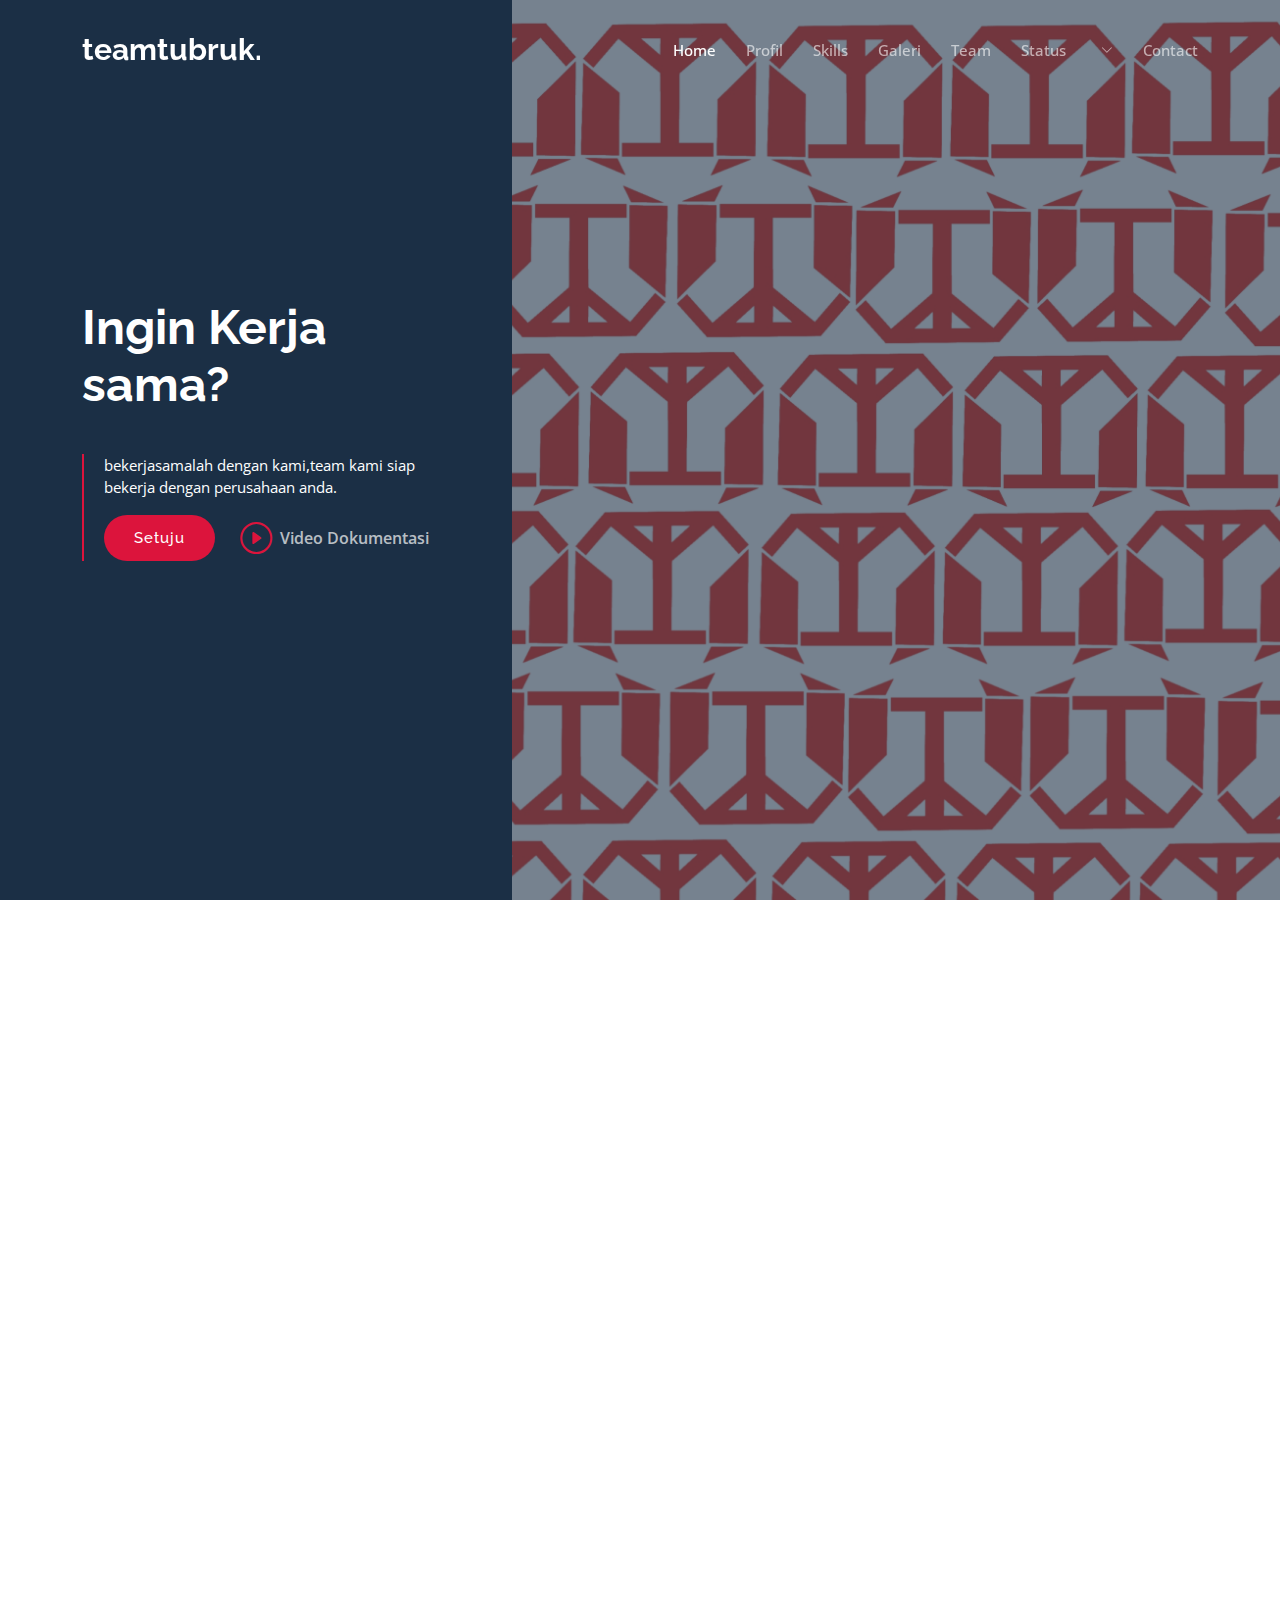
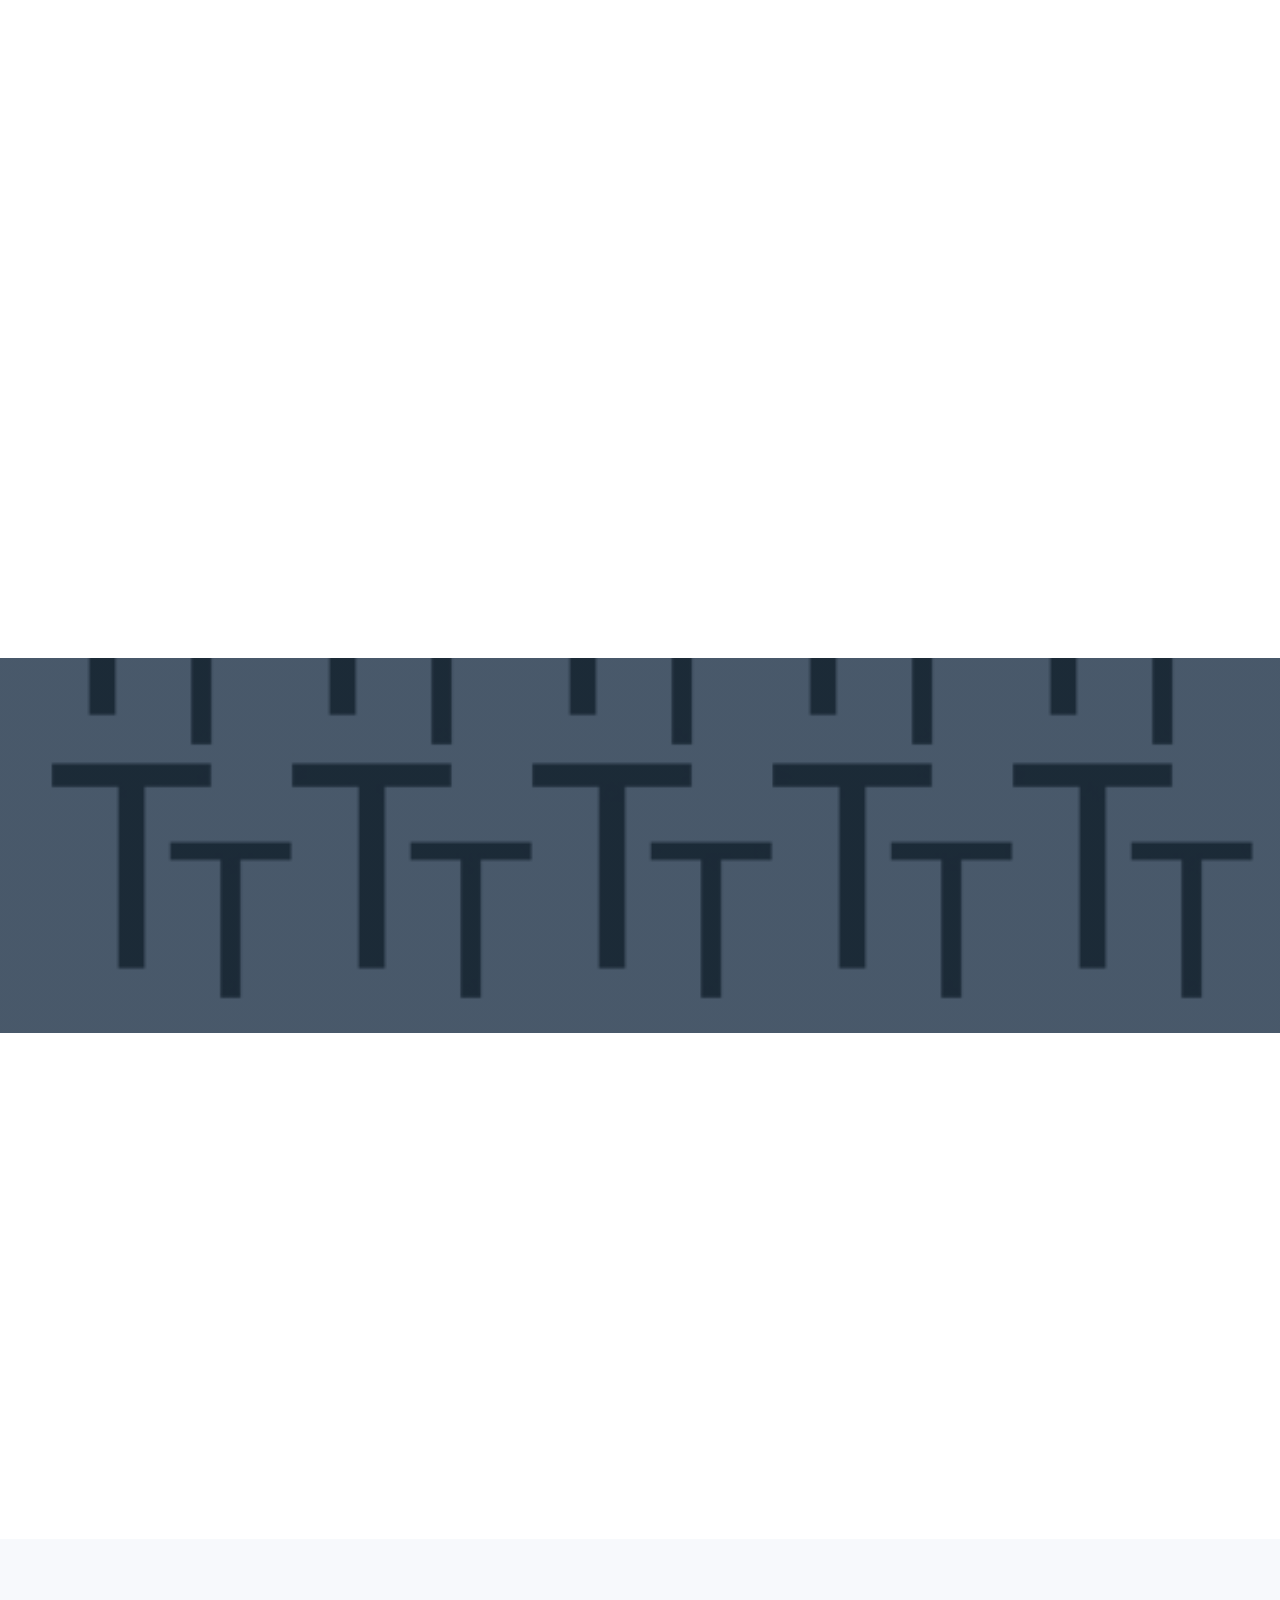
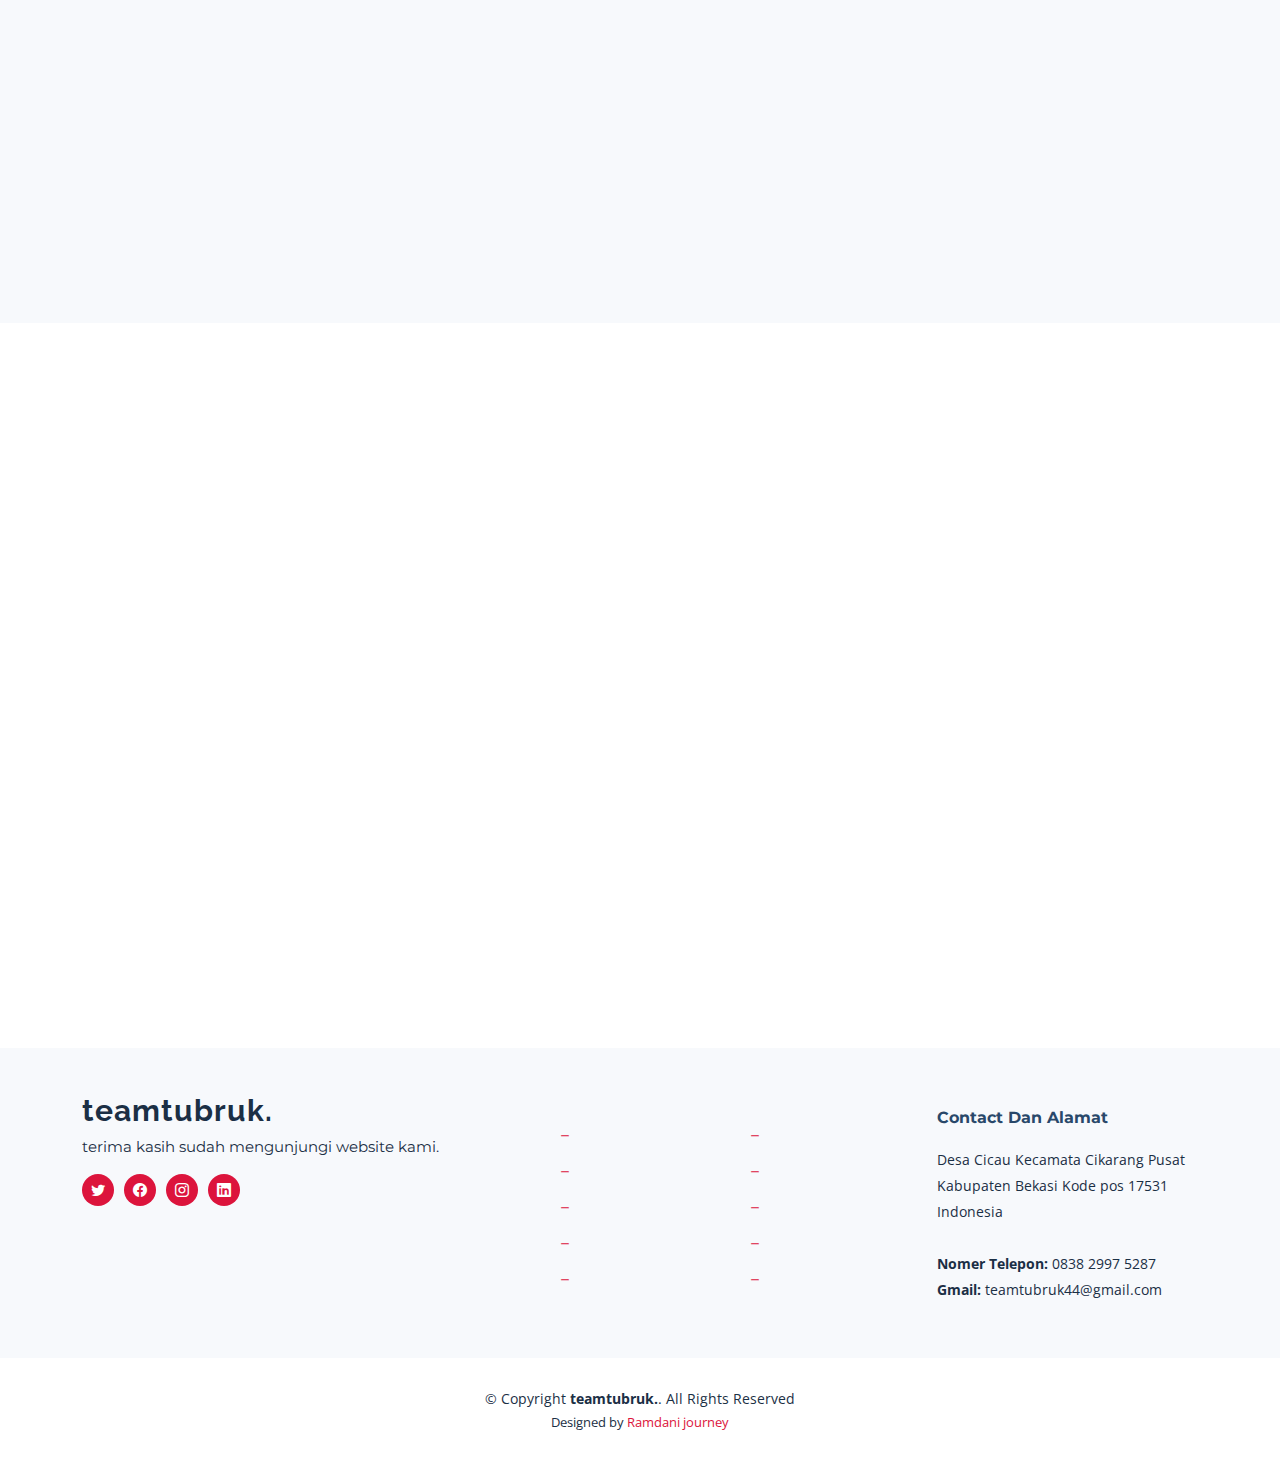
<file: index.html>
<!DOCTYPE html>
<html lang="en">

<head>
  <meta charset="utf-8">
  <meta content="width=device-width, initial-scale=1.0" name="viewport">

  <title>teamtubruk.</title>
  <meta content="" name="description">
  <meta content="" name="keywords">

  <!-- Favicons -->
  <link href="assets/img/favicon.png" rel="icon">
  <link href="assets/img/apple-touch-icon.png" rel="apple-touch-icon">

  <!-- Google Fonts -->
  <link rel="preconnect" href="https://fonts.googleapis.com">
  <link rel="preconnect" href="https://fonts.gstatic.com" crossorigin>
  <link href="https://fonts.googleapis.com/css2?family=Open+Sans:ital,wght@0,300;0,400;0,500;0,600;0,700;1,300;1,400;1,600;1,700&family=Montserrat:ital,wght@0,300;0,400;0,500;0,600;0,700;1,300;1,400;1,500;1,600;1,700&family=Raleway:ital,wght@0,300;0,400;0,500;0,600;0,700;1,300;1,400;1,500;1,600;1,700&display=swap" rel="stylesheet">

  <!-- Vendor CSS Files -->
  <link href="assets/vendor/bootstrap/css/bootstrap.min.css" rel="stylesheet">
  <link href="assets/vendor/bootstrap-icons/bootstrap-icons.css" rel="stylesheet">
  <link href="assets/vendor/aos/aos.css" rel="stylesheet">
  <link href="assets/vendor/glightbox/css/glightbox.min.css" rel="stylesheet">
  <link href="assets/vendor/swiper/swiper-bundle.min.css" rel="stylesheet">
  <link href="assets/vendor/remixicon/remixicon.css" rel="stylesheet">

  <!-- Template Main CSS File -->
  <link href="assets/css/main.css" rel="stylesheet">

  <!-- =======================================================
  * Template Name: teamtubruk
  * Template URL: https://bootstrapmade.com/nova-bootstrap-business-template/
  * Updated: Mar 17 2024 with Bootstrap v5.3.3
  * Author: BootstrapMade.com
  * License: https://bootstrapmade.com/license/
  ======================================================== -->
</head>

<body class="page-index">

  <!-- ======= Header ======= -->
  <header id="header" class="header d-flex align-items-center fixed-top">
    <div class="container-fluid container-xl d-flex align-items-center justify-content-between">

      <a href="index.html" class="logo d-flex align-items-center">
        <!-- Uncomment the line below if you also wish to use an image logo -->
        <!-- <img src="assets/img/logo.png" alt=""> -->
        <h1 class="d-flex align-items-center">teamtubruk.</h1>
      </a>

      <i class="mobile-nav-toggle mobile-nav-show bi bi-list"></i>
      <i class="mobile-nav-toggle mobile-nav-hide d-none bi bi-x"></i>

      <nav id="navbar" class="navbar">
        <ul>
          <li><a href="index.html" class="active">Home</a></li>
          <li><a href="about.html">Profil</a></li>
          <li><a href="services.html">Skills</a></li>
          <li><a href="portfolio.html">Galeri</a></li>
          <li><a href="team.html">Team</a></li>
          <li><a href="blog.html">Status</a></li>
          <li class="dropdown"><a href="#"><span></span> <i class="bi bi-chevron-down dropdown-indicator"></i></a>
            <ul>
              <li><a href="#"></a></li>
              <li class="dropdown"><a href="#"><span></span> <i class="bi bi-chevron-down dropdown-indicator"></i></a>
                <ul>
                  <li><a href="#"></a></li>
                  <li><a href="#"></a></li>
                  <li><a href="#"></a></li>
                  <li><a href="#"></a></li>
                  <li><a href="#"></a></li>
                </ul>
              </li>
              <li><a href="#"></a></li>
              <li><a href="#"></a></li>
              <li><a href="#"></a></li>
            </ul>
          </li>
          <li><a href="contact.html">Contact</a></li>
        </ul>
      </nav><!-- .navbar -->

    </div>
  </header><!-- End Header -->

  <!-- ======= Hero Section ======= -->
  <section id="hero" class="hero d-flex align-items-center">
    <div class="container">
      <div class="row">
        <div class="col-xl-4">
          <h2 data-aos="fade-up">Ingin Kerja sama?</h2>
          <blockquote data-aos="fade-up" data-aos-delay="100">
            <p>bekerjasamalah dengan kami,team kami siap bekerja dengan perusahaan anda.
          <div class="d-flex" data-aos="fade-up" data-aos-delay="200">
            <a href="#about" class="btn-get-started">Setuju</a>
            <a href="https://youtu.be/yCEFbau7420?si=MdAZ3fXngmRnByQo" class="glightbox btn-watch-video d-flex align-items-center"><i class="bi bi-play-circle"></i><span>Video Dokumentasi</span></a>
          </div>

        </div>
      </div>
    </div>
  </section><!-- End Hero Section -->

  <main id="main">

    <!-- ======= Why Choose Us Section ======= -->
    <section id="why-us" class="why-us">
      <div class="container" data-aos="fade-up">

        <div class="section-header">
          <h2>Pengalaman Bersama Perusahaan</h2>

        </div>

        <div class="row g-0" data-aos="fade-up" data-aos-delay="200">

          <div class="col-xl-5 img-bg" style="background-image: url('assets/img/why-us-bg.jpg')"></div>
          <div class="col-xl-7 slides  position-relative">

            <div class="slides-1 swiper">
              <div class="swiper-wrapper">

                <div class="swiper-slide">
                  <div class="item">
                    <h3 class="mb-3">PT.BERLIAN SUMBER REZEKI</h3>
                    <h4 class="mb-3">WELDING,RIPAIR BOX IMPRABOARD,PENGIRIMAN,KARTOON BOX,PARTISI BOX.</h4>
                    <p>Saat ini kami sedang bekerja sama dengan pt.berlian sumber rezeki.</p>
                  </div>
                </div><!-- End slide item -->

                <div class="swiper-slide">
                  <div class="item">
                    <h3 class="mb-3">Apakah perusahaan anda Siap kerja sama dengan kami?</h3>
                    <h4 class="mb-3">Ayo hubungi kami segera.</h4>
                    <p></p>
                  </div>
                </div><!-- End slide item -->

                <div class="swiper-slide">
                  <div class="item">
                    <h3 class="mb-3">Perusahaan Butuh Team Yang kuat!</h3>
                    <h4 class="mb-3">Kami siap mengontrol perusahaan penuh tanggung jawab.</h4>
                    <p></p>
                  </div>
                </div><!-- End slide item -->

                <div class="swiper-slide">
                  <div class="item">
                    <h3 class="mb-3">teamtubruk. </h3>
                    <h4 class="mb-3"></h4>
                    <p>TERIMA KASIH.</p>
                  </div>
                </div><!-- End slide item -->

              </div>
              <div class="swiper-pagination"></div>
            </div>
            <div class="swiper-button-prev"></div>
            <div class="swiper-button-next"></div>
          </div>

        </div>

      </div>
    </section><!-- End Why Choose Us Section -->

    <!-- ======= Our Services Section ======= -->
    <section id="services-list" class="services-list">
      <div class="container" data-aos="fade-up">

        <div class="section-header">
          <h2>Keahlian Dan Skills</h2>

        </div>

        <div class="row gy-5">

          <div class="col-lg-4 col-md-6 service-item d-flex" data-aos="fade-up" data-aos-delay="100">
            <div class="icon flex-shrink-0"><i class="bi bi-briefcase" style="color: #f57813;"></i></div>
            <div>
              <h4 class="title"><a href="#" class="stretched-link">Strategi Dalam Bekerja</a></h4>
              <p class="description">team kami tahu betul apa yang harus dikerjakan dan mengerjakan tugas secara efisien dan penuh tanggung jawab kami sebut strategi dalam bekerja.</p>
            </div>
          </div>
          <!-- End Service Item -->

          <div class="col-lg-4 col-md-6 service-item d-flex" data-aos="fade-up" data-aos-delay="200">
            <div class="icon flex-shrink-0"><i class="bi bi-card-checklist" style="color: #15a04a;"></i></div>
            <div>
              <h4 class="title"><a href="#" class="stretched-link">Data mendata</a></h4>
              <p class="description">team kami mahir dalam mendata barang ,menghitung barang, keluar masuk uang,stock matrial,keuntungan dan kerugian, dan menyiapkan surat surat yang diperintahkan contoh saja surat jalan invoice dll kami mahir dalam hal ini.</p>
            </div>
          </div><!-- End Service Item -->

          <div class="col-lg-4 col-md-6 service-item d-flex" data-aos="fade-up" data-aos-delay="300">
            <div class="icon flex-shrink-0"><i class="bi bi-bar-chart" style="color: #d90769;"></i></div>
            <div>
              <h4 class="title"><a href="#" class="stretched-link">System pekerjaan</a></h4>
              <p class="description">team kami fokus dalam pekrjaan yang erat serta komunikasi yang selalu dijalankan hingga diskusi tentang pekerjaan atau masalah yang dihadapi dalam pekkerjaan sehingga kekompakan kami, pekerjaan akan cepat selesai tanpa masalah.</p>
            </div>
          </div><!-- End Service Item -->

          <div class="col-lg-4 col-md-6 service-item d-flex" data-aos="fade-up" data-aos-delay="400">
            <div class="icon flex-shrink-0"><i class="bi bi-binoculars" style="color: #15bfbc;"></i></div>
            <div>
              <h4 class="title"><a href="#" class="stretched-link">Welding u sonic</a></h4>
              <p class="description">kami berpengalaman dalam mesin welding u sonic, Box impraboard sudah ribuan kami welding dengan teknik skill yang kami kuasai,saat ini kami menggunakan mesin ini di pt.berlian sumber rezeki.</p>
            </div>
          </div><!-- End Service Item -->

          <div class="col-lg-4 col-md-6 service-item d-flex" data-aos="fade-up" data-aos-delay="500">
            <div class="icon flex-shrink-0"><i class="bi bi-brightness-high" style="color: #f5cf13;"></i></div>
            <div>
              <h4 class="title"><a href="#" class="stretched-link">Mesin Bor,grindra,dan mesin perkakas lainnya.</a></h4>
              <p class="description">kami semua mahir memegang alat perkakas dan mesin perkakas lainnya,alat bengkel kami mahir dalam mekanik.</p>
            </div>
          </div><!-- End Service Item -->

          <div class="col-lg-4 col-md-6 service-item d-flex" data-aos="fade-up" data-aos-delay="600">
            <div class="icon flex-shrink-0"><i class="bi bi-calendar4-week" style="color: #1335f5;"></i></div>
            <div>
              <h4 class="title"><a href="#" class="stretched-link">Perakitan</a></h4>
              <p class="description">kami mahir dalam merakit sesuai yang diinstrusikan oleh perusahaan,saat ini kami sedang merakit box impraboard di pt.berlian sumber rezeki untuk pemasangan frame,corner,handle,dan camban.</p>
            </div>
          </div><!-- End Service Item -->

        </div>

      </div>
    </section><!-- End Our Services Section -->

    <!-- ======= Call To Action Section ======= -->
    <section id="call-to-action" class="call-to-action">
      <div class="container" data-aos="fade-up">
        <div class="row justify-content-center">
          <div class="col-lg-6 text-center">
            <h3>teamtubruk.</h3>
            <p>Perusahaan Bersama Team Yang Kuat.</p>
            <a class="cta-btn" href="#">HUBUNGI KAMI</a>
          </div>
        </div>

      </div>
    </section><!-- End Call To Action Section -->

    <!-- ======= Features Section ======= -->
    <section id="features" class="features">

      <div class="container" data-aos="fade-up">
        <div class="row">
          <div class="col-lg-7" data-aos="fade-up" data-aos-delay="100">
            <h3>POLA HIDUP 8<br>Bersama Kami.</h3>

            <div class="row gy-4">

              <div class="col-md-6">
                <div class="icon-list d-flex">
                  <i class="ri-store-line" style="color: #ffbb2c;"></i>
                  <span>beribadah kepada sang pencipta dan membaca kitabnya.</span>
                </div>
              </div><!-- End Icon List Item-->

              <div class="col-md-6">
                <div class="icon-list d-flex">
                  <i class="ri-bar-chart-box-line" style="color: #5578ff;"></i>
                  <span>kesehatan dan olahraga.</span>
                </div>
              </div><!-- End Icon List Item-->

              <div class="col-md-6">
                <div class="icon-list d-flex">
                  <i class="ri-calendar-todo-line" style="color: #e80368;"></i>
                  <span>kebersihan dan keindahan.</span>
                </div>
              </div><!-- End Icon List Item-->

              <div class="col-md-6">
                <div class="icon-list d-flex">
                  <i class="ri-paint-brush-line" style="color: #e361ff;"></i>
                  <span>penampilan dan kerapihan.</span>
                </div>
              </div><!-- End Icon List Item-->

              <div class="col-md-6">
                <div class="icon-list d-flex">
                  <i class="ri-database-2-line" style="color: #47aeff;"></i>
                  <span>rajin dan tekun.</span>
                </div>
              </div><!-- End Icon List Item-->

              <div class="col-md-6">
                <div class="icon-list d-flex">
                  <i class="ri-gradienter-line" style="color: #ffa76e;"></i>
                  <span>pintar dan cerdas.</span>
                </div>
              </div><!-- End Icon List Item-->

              <div class="col-md-6">
                <div class="icon-list d-flex">
                  <i class="ri-file-list-3-line" style="color: #11dbcf;"></i>
                  <span>fokus dan teliti.</span>
                </div>
              </div><!-- End Icon List Item-->

              <div class="col-md-6">
                <div class="icon-list d-flex">
                  <i class="ri-base-station-line" style="color: #ff5828;"></i>
                  <span>sopan dan santun.</span>
                </div>
              </div><!-- End Icon List Item-->
            </div>
          </div>
          <div class="col-lg-5 position-relative" data-aos="fade-up" data-aos-delay="200">
            <div class="phone-wrap">
              <img src="assets/img/iphone.png" alt="Image" class="img-fluid">
            </div>
          </div>
        </div>

      </div>

      <div class="details">
        <div class="container" data-aos="fade-up" data-aos-delay="300">
          <div class="row">
            <div class="col-md-6">
              <h4>teamtubruk.<br></h4>
              <p>"tidak ada perusahaan yang hebat jika tidak memiliki team yang kuat".</p>
              <a href="#about" class="btn-get-started">Menyala Abangkuh!!!!</a>
            </div>
          </div>

        </div>
      </div>

    </section><!-- End Features Section -->

    <!-- ======= Recent Blog Posts Section ======= -->
    <section id="recent-posts" class="recent-posts">
      <div class="container" data-aos="fade-up">

        <div class="section-header">
          <h2>Status Dan Postingan Pekerjaan</h2>

        </div>

        <div class="row gy-5">

          <div class="col-xl-3 col-md-6" data-aos="fade-up" data-aos-delay="100">
            <div class="post-box">
              <div class="post-img"><img src="assets/img/blog/blog-1.jpg" class="img-fluid" alt=""></div>
              <div class="meta">
                <span class="post-date">Tue, December 12</span>
                <span class="post-author"> / Julia Parker</span>
              </div>
              <h3 class="post-title">Eum ad dolor et. Autem aut fugiat debitis</h3>
              <p>Illum voluptas ab enim placeat. Adipisci enim velit nulla. Vel omnis laudantium. Asperiores eum ipsa est officiis. Modi qui magni est...</p>
              <a href="blog-details.html" class="readmore stretched-link"><span>Read More</span><i class="bi bi-arrow-right"></i></a>
            </div>
          </div>

          <div class="col-xl-3 col-md-6" data-aos="fade-up" data-aos-delay="200">
            <div class="post-box">
              <div class="post-img"><img src="assets/img/blog/blog-2.jpg" class="img-fluid" alt=""></div>
              <div class="meta">
                <span class="post-date">Fri, September 05</span>
                <span class="post-author"> / Mario Douglas</span>
              </div>
              <h3 class="post-title">Et repellendus molestiae qui est sed omnis</h3>
              <p>Voluptatem nesciunt omnis libero autem tempora enim ut ipsam id. Odit quia ab eum assumenda. Quisquam omnis doloribus...</p>
              <a href="blog-details.html" class="readmore stretched-link"><span>Read More</span><i class="bi bi-arrow-right"></i></a>
            </div>
          </div>

          <div class="col-xl-3 col-md-6" data-aos="fade-up" data-aos-delay="300">
            <div class="post-box">
              <div class="post-img"><img src="assets/img/blog/blog-3.jpg" class="img-fluid" alt=""></div>
              <div class="meta">
                <span class="post-date">Tue, July 27</span>
                <span class="post-author"> / Lisa Hunter</span>
              </div>
              <h3 class="post-title">Quia assumenda est et veritati</h3>
              <p>Quia nam eaque omnis explicabo similique eum quaerat similique laboriosam. Quis omnis repellat sed quae consectetur magnam...</p>
              <a href="blog-details.html" class="readmore stretched-link"><span>Read More</span><i class="bi bi-arrow-right"></i></a>
            </div>
          </div>

          <div class="col-xl-3 col-md-6" data-aos="fade-up" data-aos-delay="400">
            <div class="post-box">
              <div class="post-img"><img src="assets/img/blog/blog-4.jpg" class="img-fluid" alt=""></div>
              <div class="meta">
                <span class="post-date">1 sep 2023</span>
                <span class="post-author">/dokumentasi</span>
              </div>
              <h3 class="post-title">Pengiriman Box PT.TSSI</h3>
              <p>pengiriman box dari Pt.berlian sumber rezeki ke Pt.tri saudara sentosa dari awal sampai akhir.</p>
              <a href="blog-details.html" class="readmore stretched-link"><span>Baca selengkapnya</span><i class="bi bi-arrow-right"></i></a>
            </div>
          </div>

        </div>

      </div>
    </section><!-- End Recent Blog Posts Section -->

  </main><!-- End #main -->

  <!-- ======= Footer ======= -->
  <footer id="footer" class="footer">

    <div class="footer-content">
      <div class="container">
        <div class="row gy-4">
          <div class="col-lg-5 col-md-12 footer-info">
            <a href="index.html" class="logo d-flex align-items-center">
              <span>teamtubruk.</span>
            </a>
            <p>terima kasih sudah mengunjungi website kami.</p>
            <div class="social-links d-flex  mt-3">
              <a href="#" class="twitter"><i class="bi bi-twitter"></i></a>
              <a href="#" class="facebook"><i class="bi bi-facebook"></i></a>
              <a href="#" class="instagram"><i class="bi bi-instagram"></i></a>
              <a href="#" class="linkedin"><i class="bi bi-linkedin"></i></a>
            </div>
          </div>

          <div class="col-lg-2 col-6 footer-links">
            <h4></h4>
            <ul>
              <li><i class="bi bi-dash"></i> <a href="#"></a></li>
              <li><i class="bi bi-dash"></i> <a href="#"></a></li>
              <li><i class="bi bi-dash"></i> <a href="#"></a></li>
              <li><i class="bi bi-dash"></i> <a href="#"></a></li>
              <li><i class="bi bi-dash"></i> <a href="#"></a></li>
            </ul>
          </div>

          <div class="col-lg-2 col-6 footer-links">
            <h4></h4>
            <ul>
              <li><i class="bi bi-dash"></i> <a href="#"></a></li>
              <li><i class="bi bi-dash"></i> <a href="#"></a></li>
              <li><i class="bi bi-dash"></i> <a href="#"></a></li>
              <li><i class="bi bi-dash"></i> <a href="#"></a></li>
              <li><i class="bi bi-dash"></i> <a href="#"></a></li>
            </ul>
          </div>

          <div class="col-lg-3 col-md-12 footer-contact text-center text-md-start">
            <h4>Contact Dan Alamat </h4>
            <p>
              Desa Cicau Kecamata Cikarang Pusat <br>
              Kabupaten Bekasi Kode pos 17531 <br>
              Indonesia<br><br>
              <strong>Nomer Telepon:</strong> 0838 2997 5287<br>
              <strong>Gmail:</strong> teamtubruk44@gmail.com<br>
            </p>

          </div>

        </div>
      </div>
    </div>

    <div class="footer-legal">
      <div class="container">
        <div class="copyright">
          &copy; Copyright <strong><span>teamtubruk.</span></strong>. All Rights Reserved
        </div>
        <div class="credits">
          <!-- All the links in the footer should remain intact. -->
          <!-- You can delete the links only if you purchased the pro version. -->
          <!-- Licensing information: https://bootstrapmade.com/license/ -->
          <!-- Purchase the pro version with working PHP/AJAX contact form: https://bootstrapmade.com/nova-bootstrap-business-template/ -->
          Designed by <a href="https://github.com/RamdaniJourney/teamtubruk.github.io">Ramdani journey</a>
        </div>
      </div>
    </div>
  </footer><!-- End Footer --><!-- End Footer -->

  <a href="#" class="scroll-top d-flex align-items-center justify-content-center"><i class="bi bi-arrow-up-short"></i></a>

  <div id="preloader"></div>

  <!-- Vendor JS Files -->
  <script src="assets/vendor/bootstrap/js/bootstrap.bundle.min.js"></script>
  <script src="assets/vendor/aos/aos.js"></script>
  <script src="assets/vendor/glightbox/js/glightbox.min.js"></script>
  <script src="assets/vendor/swiper/swiper-bundle.min.js"></script>
  <script src="assets/vendor/isotope-layout/isotope.pkgd.min.js"></script>
  <script src="assets/vendor/php-email-form/validate.js"></script>

  <!-- Template Main JS File -->
  <script src="assets/js/main.js"></script>

</body>

</html>
</file>
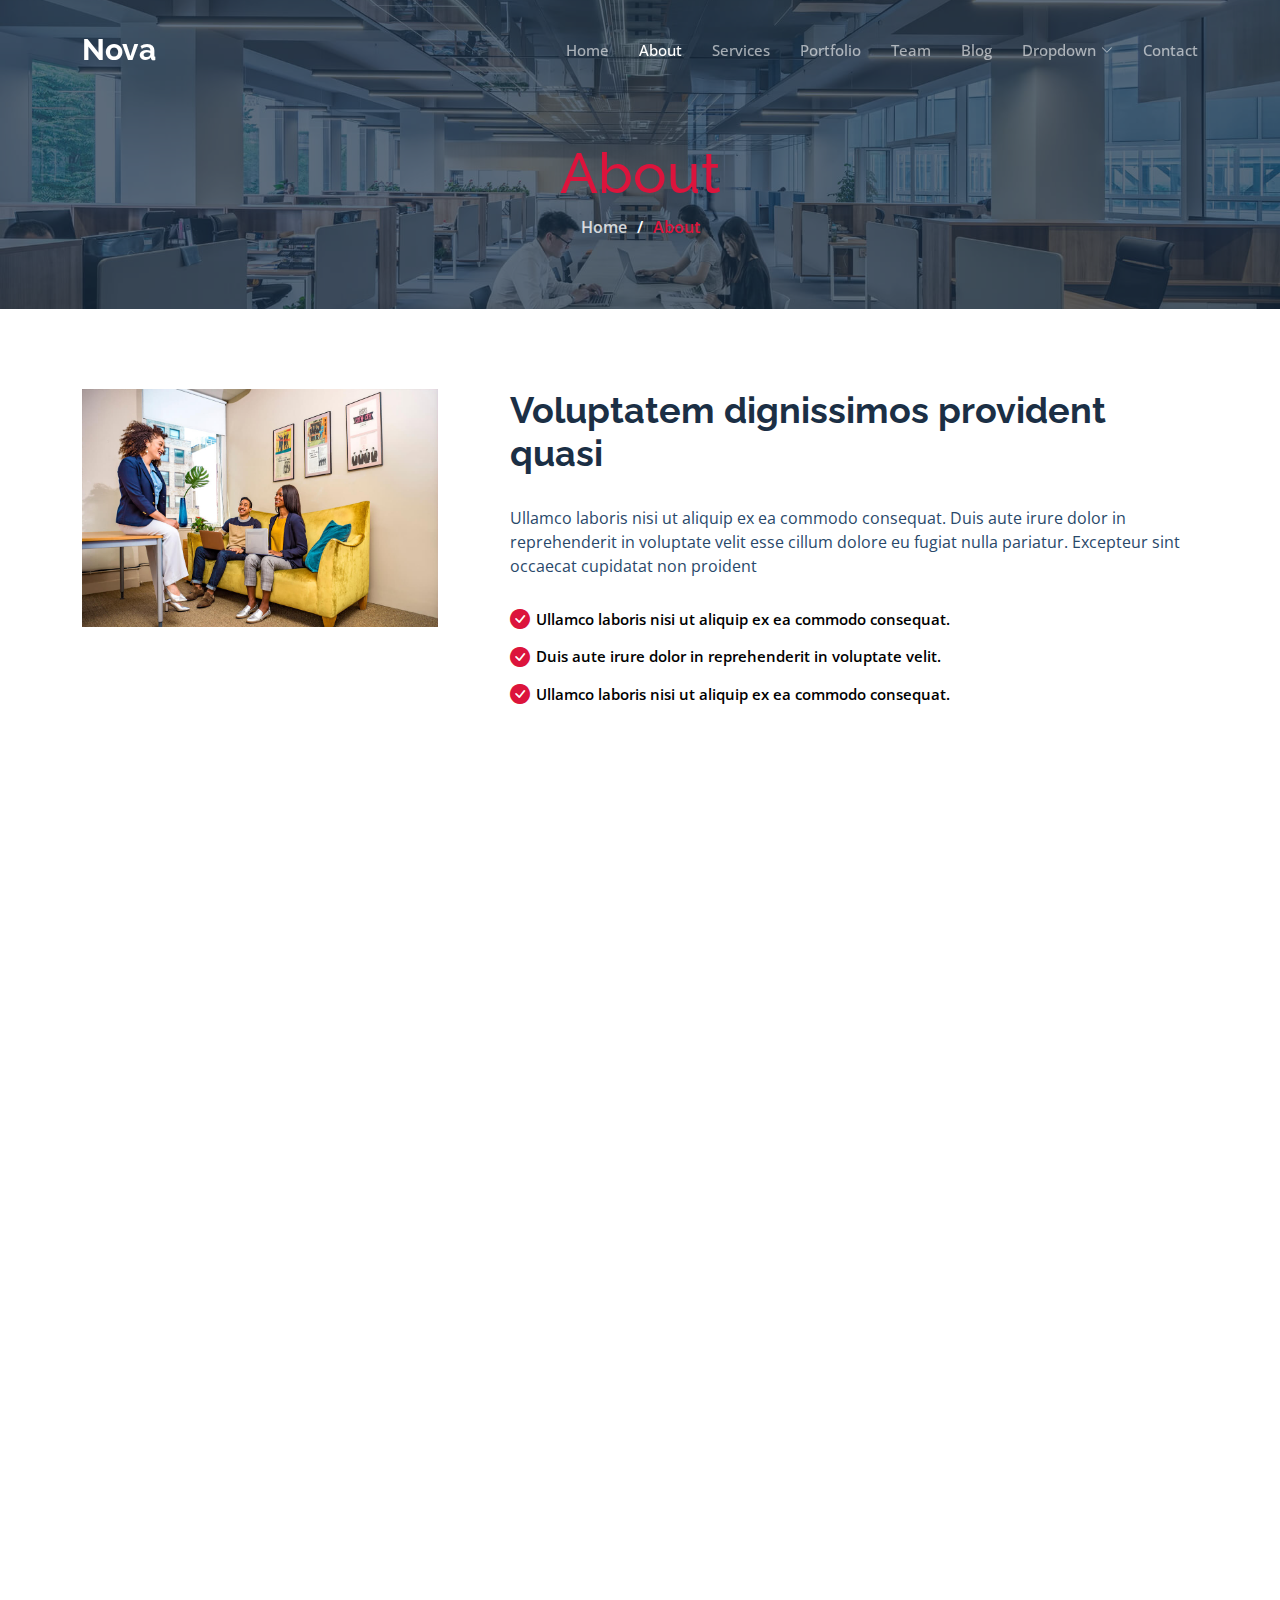
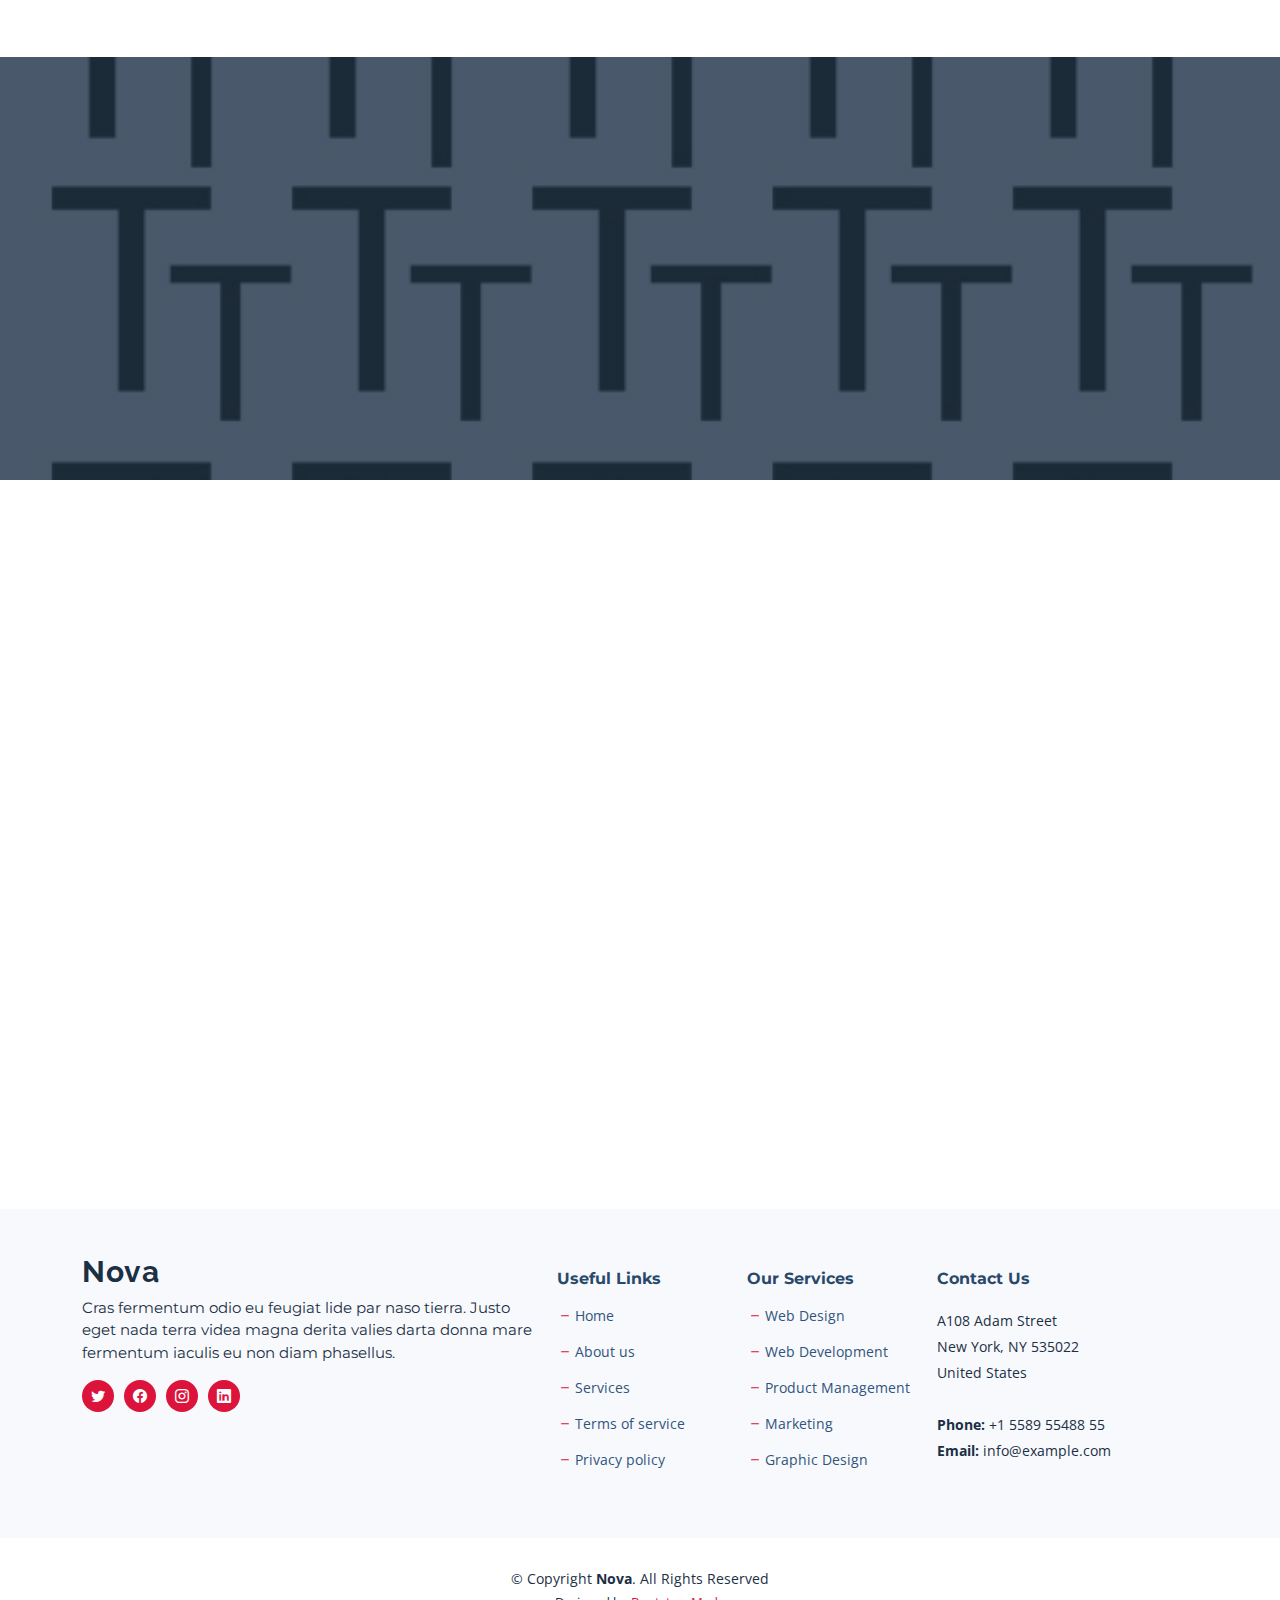
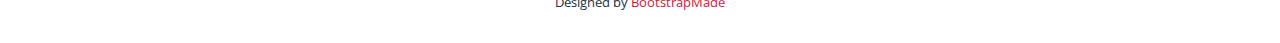
<file: about.html>
<!DOCTYPE html>
<html lang="en">

<head>
  <meta charset="utf-8">
  <meta content="width=device-width, initial-scale=1.0" name="viewport">

  <title>Nova Bootstrap Template - About</title>
  <meta content="" name="description">
  <meta content="" name="keywords">

  <!-- Favicons -->
  <link href="assets/img/favicon.png" rel="icon">
  <link href="assets/img/apple-touch-icon.png" rel="apple-touch-icon">

  <!-- Google Fonts -->
  <link rel="preconnect" href="https://fonts.googleapis.com">
  <link rel="preconnect" href="https://fonts.gstatic.com" crossorigin>
  <link href="https://fonts.googleapis.com/css2?family=Open+Sans:ital,wght@0,300;0,400;0,500;0,600;0,700;1,300;1,400;1,600;1,700&family=Montserrat:ital,wght@0,300;0,400;0,500;0,600;0,700;1,300;1,400;1,500;1,600;1,700&family=Raleway:ital,wght@0,300;0,400;0,500;0,600;0,700;1,300;1,400;1,500;1,600;1,700&display=swap" rel="stylesheet">

  <!-- Vendor CSS Files -->
  <link href="assets/vendor/bootstrap/css/bootstrap.min.css" rel="stylesheet">
  <link href="assets/vendor/bootstrap-icons/bootstrap-icons.css" rel="stylesheet">
  <link href="assets/vendor/aos/aos.css" rel="stylesheet">
  <link href="assets/vendor/glightbox/css/glightbox.min.css" rel="stylesheet">
  <link href="assets/vendor/swiper/swiper-bundle.min.css" rel="stylesheet">
  <link href="assets/vendor/remixicon/remixicon.css" rel="stylesheet">

  <!-- Template Main CSS File -->
  <link href="assets/css/main.css" rel="stylesheet">

  <!-- =======================================================
  * Template Name: Nova
  * Template URL: https://bootstrapmade.com/nova-bootstrap-business-template/
  * Updated: Mar 17 2024 with Bootstrap v5.3.3
  * Author: BootstrapMade.com
  * License: https://bootstrapmade.com/license/
  ======================================================== -->
</head>

<body class="page-about">

  <!-- ======= Header ======= -->
  <header id="header" class="header d-flex align-items-center fixed-top">
    <div class="container-fluid container-xl d-flex align-items-center justify-content-between">

      <a href="index.html" class="logo d-flex align-items-center">
        <!-- Uncomment the line below if you also wish to use an image logo -->
        <!-- <img src="assets/img/logo.png" alt=""> -->
        <h1 class="d-flex align-items-center">Nova</h1>
      </a>

      <i class="mobile-nav-toggle mobile-nav-show bi bi-list"></i>
      <i class="mobile-nav-toggle mobile-nav-hide d-none bi bi-x"></i>

      <nav id="navbar" class="navbar">
        <ul>
          <li><a href="index.html">Home</a></li>
          <li><a href="about.html" class="active">About</a></li>
          <li><a href="services.html">Services</a></li>
          <li><a href="portfolio.html">Portfolio</a></li>
          <li><a href="team.html">Team</a></li>
          <li><a href="blog.html">Blog</a></li>
          <li class="dropdown"><a href="#"><span>Dropdown</span> <i class="bi bi-chevron-down dropdown-indicator"></i></a>
            <ul>
              <li><a href="#">Dropdown 1</a></li>
              <li class="dropdown"><a href="#"><span>Deep Dropdown</span> <i class="bi bi-chevron-down dropdown-indicator"></i></a>
                <ul>
                  <li><a href="#">Deep Dropdown 1</a></li>
                  <li><a href="#">Deep Dropdown 2</a></li>
                  <li><a href="#">Deep Dropdown 3</a></li>
                  <li><a href="#">Deep Dropdown 4</a></li>
                  <li><a href="#">Deep Dropdown 5</a></li>
                </ul>
              </li>
              <li><a href="#">Dropdown 2</a></li>
              <li><a href="#">Dropdown 3</a></li>
              <li><a href="#">Dropdown 4</a></li>
            </ul>
          </li>
          <li><a href="contact.html">Contact</a></li>
        </ul>
      </nav><!-- .navbar -->

    </div>
  </header><!-- End Header -->

  <main id="main">

    <!-- ======= Breadcrumbs ======= -->
    <div class="breadcrumbs d-flex align-items-center" style="background-image: url('assets/img/about-header.jpg');">
      <div class="container position-relative d-flex flex-column align-items-center">

        <h2>About</h2>
        <ol>
          <li><a href="index.html">Home</a></li>
          <li>About</li>
        </ol>

      </div>
    </div><!-- End Breadcrumbs -->

    <!-- ======= About Section ======= -->
    <section id="about" class="about">
      <div class="container" data-aos="fade-up">

        <div class="row gy-4" data-aos="fade-up">
          <div class="col-lg-4">
            <img src="assets/img/about.jpg" class="img-fluid" alt="">
          </div>
          <div class="col-lg-8">
            <div class="content ps-lg-5">
              <h3>Voluptatem dignissimos provident quasi</h3>
              <p>
                Ullamco laboris nisi ut aliquip ex ea commodo consequat. Duis aute irure dolor in reprehenderit in voluptate
                velit esse cillum dolore eu fugiat nulla pariatur. Excepteur sint occaecat cupidatat non proident
              </p>
              <ul>
                <li><i class="bi bi-check-circle-fill"></i> Ullamco laboris nisi ut aliquip ex ea commodo consequat.</li>
                <li><i class="bi bi-check-circle-fill"></i> Duis aute irure dolor in reprehenderit in voluptate velit.</li>
                <li><i class="bi bi-check-circle-fill"></i> Ullamco laboris nisi ut aliquip ex ea commodo consequat.</li>
              </ul>
            </div>
          </div>
        </div>

      </div>
    </section><!-- End About Section -->

    <!-- ======= Why Choose Us Section ======= -->
    <section id="why-us" class="why-us">
      <div class="container" data-aos="fade-up">

        <div class="section-header">
          <h2>Why Choose Us</h2>

        </div>

        <div class="row g-0" data-aos="fade-up" data-aos-delay="200">

          <div class="col-xl-5 img-bg" style="background-image: url('assets/img/why-us-bg.jpg')"></div>
          <div class="col-xl-7 slides  position-relative">

            <div class="slides-1 swiper">
              <div class="swiper-wrapper">

                <div class="swiper-slide">
                  <div class="item">
                    <h3 class="mb-3">Let's grow your business together</h3>
                    <h4 class="mb-3">Optio reiciendis accusantium iusto architecto at quia minima maiores quidem, dolorum.</h4>
                    <p>Lorem ipsum dolor sit amet consectetur adipisicing elit. Repellendus, ipsam perferendis asperiores explicabo vel tempore velit totam, natus nesciunt accusantium dicta quod quibusdam ipsum maiores nobis non, eum. Ullam reiciendis dignissimos laborum aut, magni voluptatem velit doloribus quas sapiente optio.</p>
                  </div>
                </div><!-- End slide item -->

                <div class="swiper-slide">
                  <div class="item">
                    <h3 class="mb-3">Unde perspiciatis ut repellat dolorem</h3>
                    <h4 class="mb-3">Amet cumque nam sed voluptas doloribus iusto. Dolorem eos aliquam quis.</h4>
                    <p>Dolorem quia fuga consectetur voluptatem. Earum consequatur nulla maxime necessitatibus cum accusamus. Voluptatem dolorem ut numquam dolorum delectus autem veritatis facilis. Et ea ut repellat ea. Facere est dolores fugiat dolor.</p>
                  </div>
                </div><!-- End slide item -->

                <div class="swiper-slide">
                  <div class="item">
                    <h3 class="mb-3">Aliquid non alias minus</h3>
                    <h4 class="mb-3">Necessitatibus voluptatibus explicabo dolores a vitae voluptatum.</h4>
                    <p>Neque voluptates aut. Soluta aut perspiciatis porro deserunt. Voluptate ut itaque velit. Aut consectetur voluptatem aspernatur sequi sit laborum. Voluptas enim dolorum fugiat aut.</p>
                  </div>
                </div><!-- End slide item -->

                <div class="swiper-slide">
                  <div class="item">
                    <h3 class="mb-3">Necessitatibus suscipit non voluptatem quibusdam</h3>
                    <h4 class="mb-3">Tempora quos est ut quia adipisci ut voluptas. Deleniti laborum soluta nihil est. Eum similique neque autem ut.</h4>
                    <p>Ut rerum et autem vel. Et rerum molestiae aut sit vel incidunt sit at voluptatem. Saepe dolorem et sed voluptate impedit. Ad et qui sint at qui animi animi rerum.</p>
                  </div>
                </div><!-- End slide item -->

              </div>
              <div class="swiper-pagination"></div>
            </div>
            <div class="swiper-button-prev"></div>
            <div class="swiper-button-next"></div>
          </div>

        </div>

      </div>
    </section><!-- End Why Choose Us Section -->

    <!-- ======= Call To Action Section ======= -->
    <section id="call-to-action" class="call-to-action">
      <div class="container" data-aos="fade-up">
        <div class="row justify-content-center">
          <div class="col-lg-6 text-center">
            <h3>Ut fugiat aliquam aut non</h3>
            <p>Duis aute irure dolor in reprehenderit in voluptate velit esse cillum dolore eu fugiat nulla pariatur. Excepteur sint occaecat cupidatat non proident.</p>
            <a class="cta-btn" href="#">Call To Action</a>
          </div>
        </div>

      </div>
    </section><!-- End Call To Action Section -->

    <!-- ======= Team Section ======= -->
    <section id="team" class="team">
      <div class="container" data-aos="fade-up">

        <div class="section-header">
          <h2>Our Team</h2>

        </div>

        <div class="row gy-4">

          <div class="col-lg-3 col-md-6" data-aos="fade-up" data-aos-delay="100">
            <div class="team-member">
              <div class="member-img">
                <img src="assets/img/team/team-1.jpg" class="img-fluid" alt="">
                <div class="social">
                  <a href=""><i class="bi bi-twitter"></i></a>
                  <a href=""><i class="bi bi-facebook"></i></a>
                  <a href=""><i class="bi bi-instagram"></i></a>
                  <a href=""><i class="bi bi-linkedin"></i></a>
                </div>
              </div>
              <div class="member-info">
                <h4>Walter White</h4>
                <span>Chief Executive Officer</span>
              </div>
            </div>
          </div><!-- End Team Member -->

          <div class="col-lg-3 col-md-6" data-aos="fade-up" data-aos-delay="200">
            <div class="team-member">
              <div class="member-img">
                <img src="assets/img/team/team-2.jpg" class="img-fluid" alt="">
                <div class="social">
                  <a href=""><i class="bi bi-twitter"></i></a>
                  <a href=""><i class="bi bi-facebook"></i></a>
                  <a href=""><i class="bi bi-instagram"></i></a>
                  <a href=""><i class="bi bi-linkedin"></i></a>
                </div>
              </div>
              <div class="member-info">
                <h4>Sarah Jhonson</h4>
                <span>Product Manager</span>
              </div>
            </div>
          </div><!-- End Team Member -->

          <div class="col-lg-3 col-md-6" data-aos="fade-up" data-aos-delay="300">
            <div class="team-member">
              <div class="member-img">
                <img src="assets/img/team/team-3.jpg" class="img-fluid" alt="">
                <div class="social">
                  <a href=""><i class="bi bi-twitter"></i></a>
                  <a href=""><i class="bi bi-facebook"></i></a>
                  <a href=""><i class="bi bi-instagram"></i></a>
                  <a href=""><i class="bi bi-linkedin"></i></a>
                </div>
              </div>
              <div class="member-info">
                <h4>William Anderson</h4>
                <span>CTO</span>
              </div>
            </div>
          </div><!-- End Team Member -->

          <div class="col-lg-3 col-md-6" data-aos="fade-up" data-aos-delay="400">
            <div class="team-member">
              <div class="member-img">
                <img src="assets/img/team/team-4.jpg" class="img-fluid" alt="">
                <div class="social">
                  <a href=""><i class="bi bi-twitter"></i></a>
                  <a href=""><i class="bi bi-facebook"></i></a>
                  <a href=""><i class="bi bi-instagram"></i></a>
                  <a href=""><i class="bi bi-linkedin"></i></a>
                </div>
              </div>
              <div class="member-info">
                <h4>Amanda Jepson</h4>
                <span>Accountant</span>
              </div>
            </div>
          </div><!-- End Team Member -->

        </div>

      </div>
    </section><!-- End Team Section -->

  </main><!-- End #main -->

  <!-- ======= Footer ======= -->
  <footer id="footer" class="footer">

    <div class="footer-content">
      <div class="container">
        <div class="row gy-4">
          <div class="col-lg-5 col-md-12 footer-info">
            <a href="index.html" class="logo d-flex align-items-center">
              <span>Nova</span>
            </a>
            <p>Cras fermentum odio eu feugiat lide par naso tierra. Justo eget nada terra videa magna derita valies darta donna mare fermentum iaculis eu non diam phasellus.</p>
            <div class="social-links d-flex  mt-3">
              <a href="#" class="twitter"><i class="bi bi-twitter"></i></a>
              <a href="#" class="facebook"><i class="bi bi-facebook"></i></a>
              <a href="#" class="instagram"><i class="bi bi-instagram"></i></a>
              <a href="#" class="linkedin"><i class="bi bi-linkedin"></i></a>
            </div>
          </div>

          <div class="col-lg-2 col-6 footer-links">
            <h4>Useful Links</h4>
            <ul>
              <li><i class="bi bi-dash"></i> <a href="#">Home</a></li>
              <li><i class="bi bi-dash"></i> <a href="#">About us</a></li>
              <li><i class="bi bi-dash"></i> <a href="#">Services</a></li>
              <li><i class="bi bi-dash"></i> <a href="#">Terms of service</a></li>
              <li><i class="bi bi-dash"></i> <a href="#">Privacy policy</a></li>
            </ul>
          </div>

          <div class="col-lg-2 col-6 footer-links">
            <h4>Our Services</h4>
            <ul>
              <li><i class="bi bi-dash"></i> <a href="#">Web Design</a></li>
              <li><i class="bi bi-dash"></i> <a href="#">Web Development</a></li>
              <li><i class="bi bi-dash"></i> <a href="#">Product Management</a></li>
              <li><i class="bi bi-dash"></i> <a href="#">Marketing</a></li>
              <li><i class="bi bi-dash"></i> <a href="#">Graphic Design</a></li>
            </ul>
          </div>

          <div class="col-lg-3 col-md-12 footer-contact text-center text-md-start">
            <h4>Contact Us</h4>
            <p>
              A108 Adam Street <br>
              New York, NY 535022<br>
              United States <br><br>
              <strong>Phone:</strong> +1 5589 55488 55<br>
              <strong>Email:</strong> info@example.com<br>
            </p>

          </div>

        </div>
      </div>
    </div>

    <div class="footer-legal">
      <div class="container">
        <div class="copyright">
          &copy; Copyright <strong><span>Nova</span></strong>. All Rights Reserved
        </div>
        <div class="credits">
          <!-- All the links in the footer should remain intact. -->
          <!-- You can delete the links only if you purchased the pro version. -->
          <!-- Licensing information: https://bootstrapmade.com/license/ -->
          <!-- Purchase the pro version with working PHP/AJAX contact form: https://bootstrapmade.com/nova-bootstrap-business-template/ -->
          Designed by <a href="https://bootstrapmade.com/">BootstrapMade</a>
        </div>
      </div>
    </div>
  </footer><!-- End Footer --><!-- End Footer -->

  <a href="#" class="scroll-top d-flex align-items-center justify-content-center"><i class="bi bi-arrow-up-short"></i></a>

  <div id="preloader"></div>

  <!-- Vendor JS Files -->
  <script src="assets/vendor/bootstrap/js/bootstrap.bundle.min.js"></script>
  <script src="assets/vendor/aos/aos.js"></script>
  <script src="assets/vendor/glightbox/js/glightbox.min.js"></script>
  <script src="assets/vendor/swiper/swiper-bundle.min.js"></script>
  <script src="assets/vendor/isotope-layout/isotope.pkgd.min.js"></script>
  <script src="assets/vendor/php-email-form/validate.js"></script>

  <!-- Template Main JS File -->
  <script src="assets/js/main.js"></script>

</body>

</html>
</file>
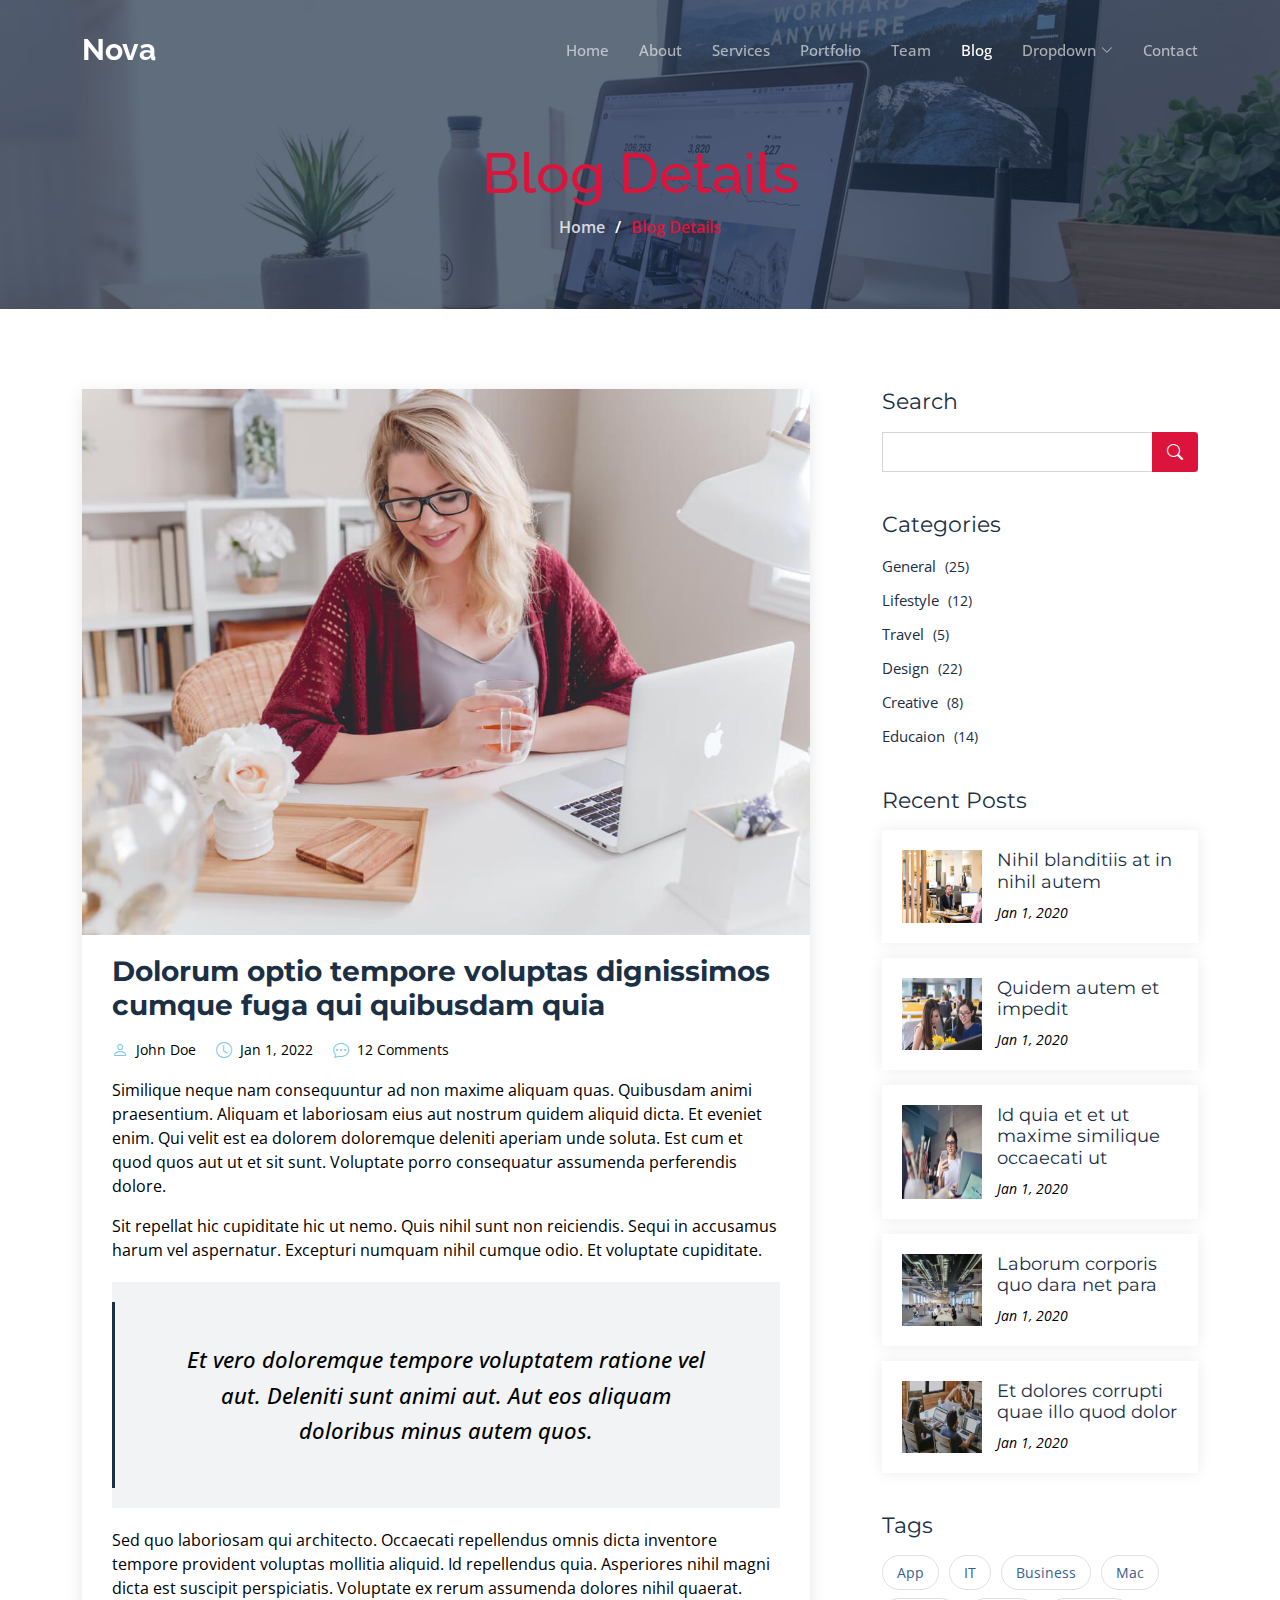
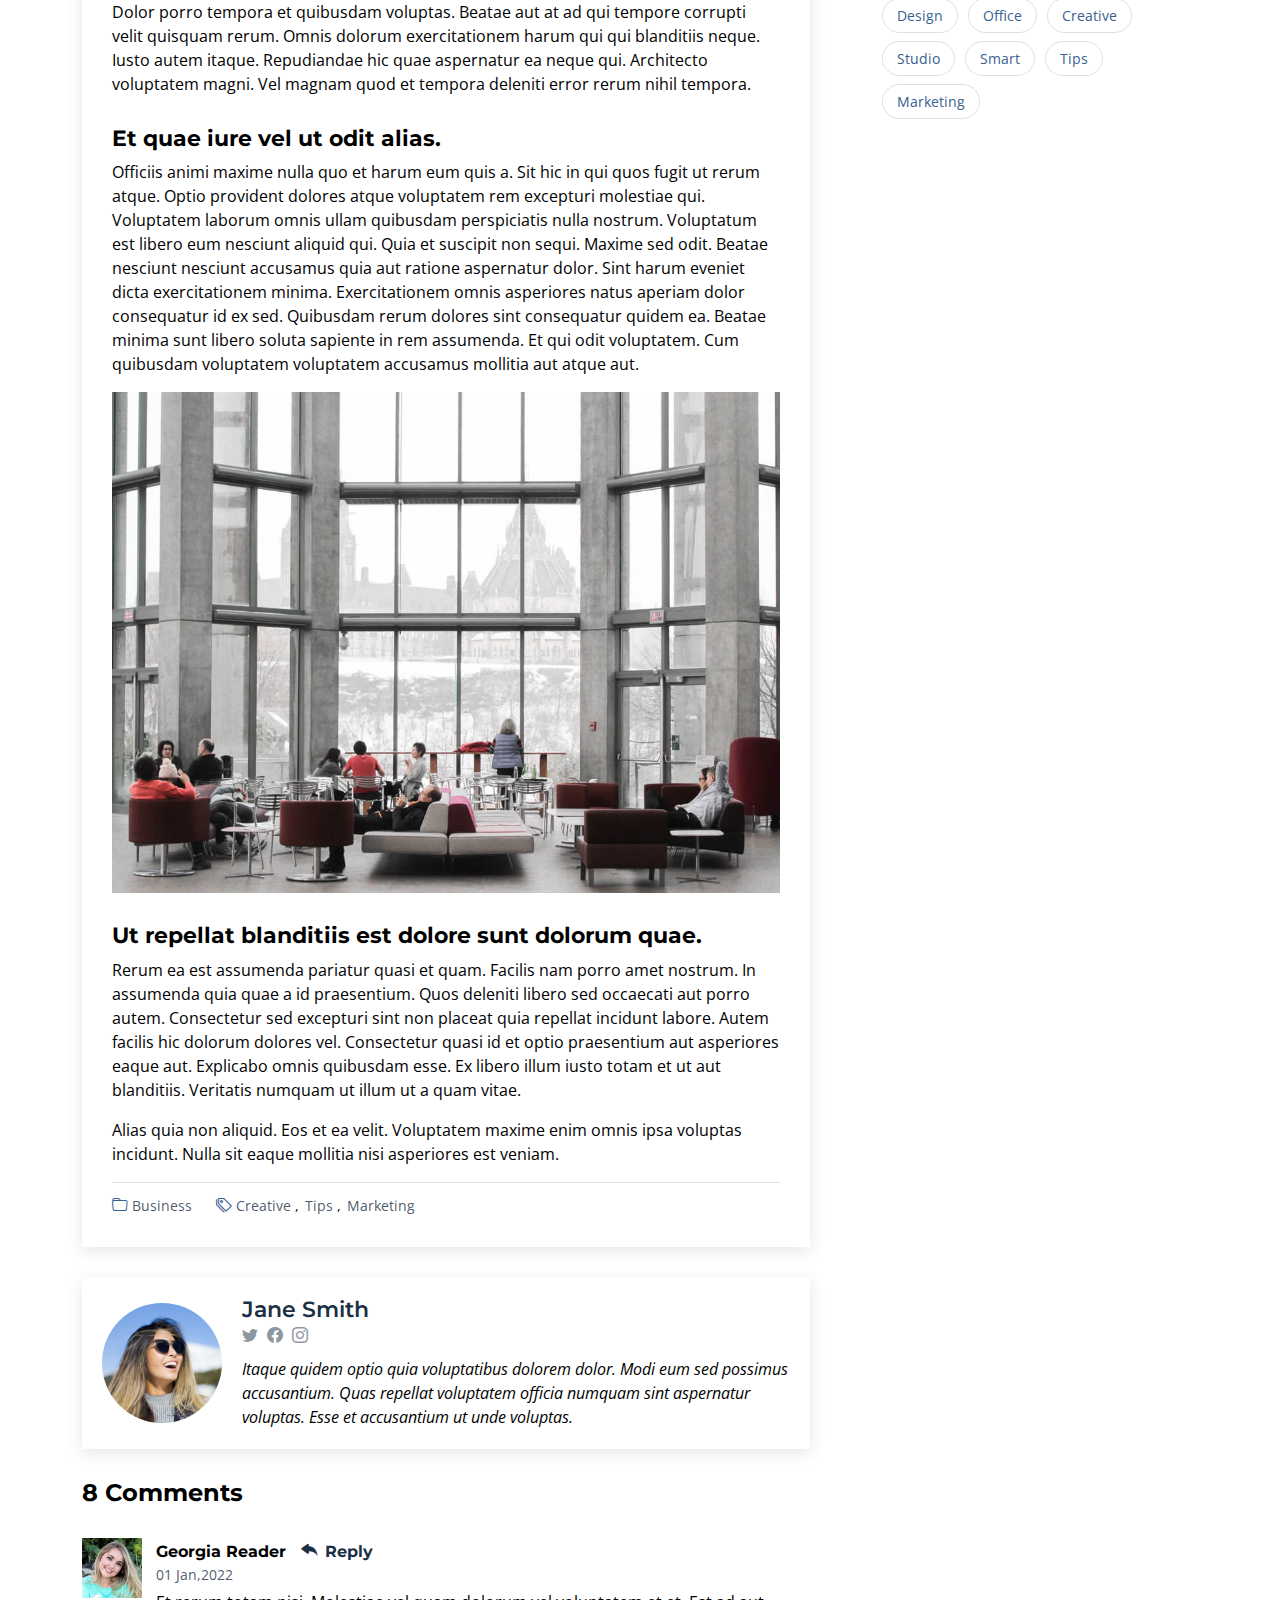
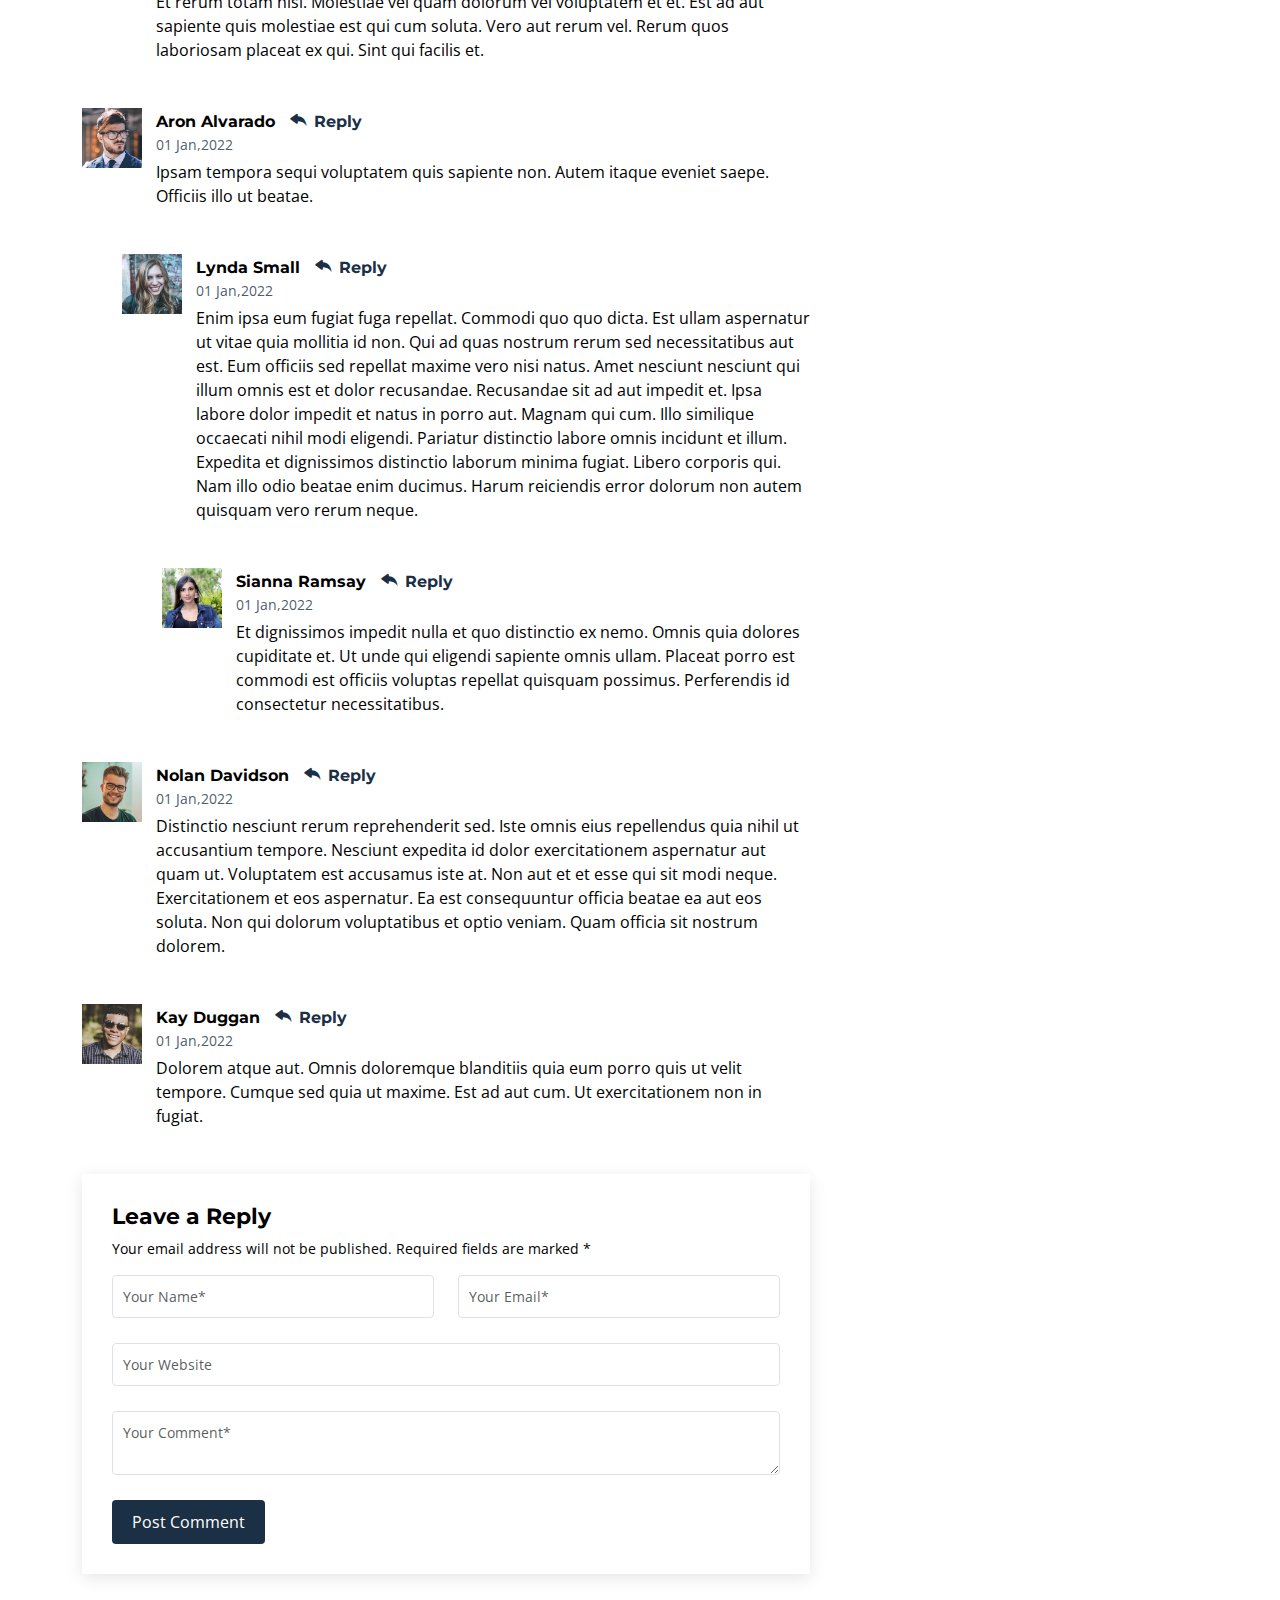
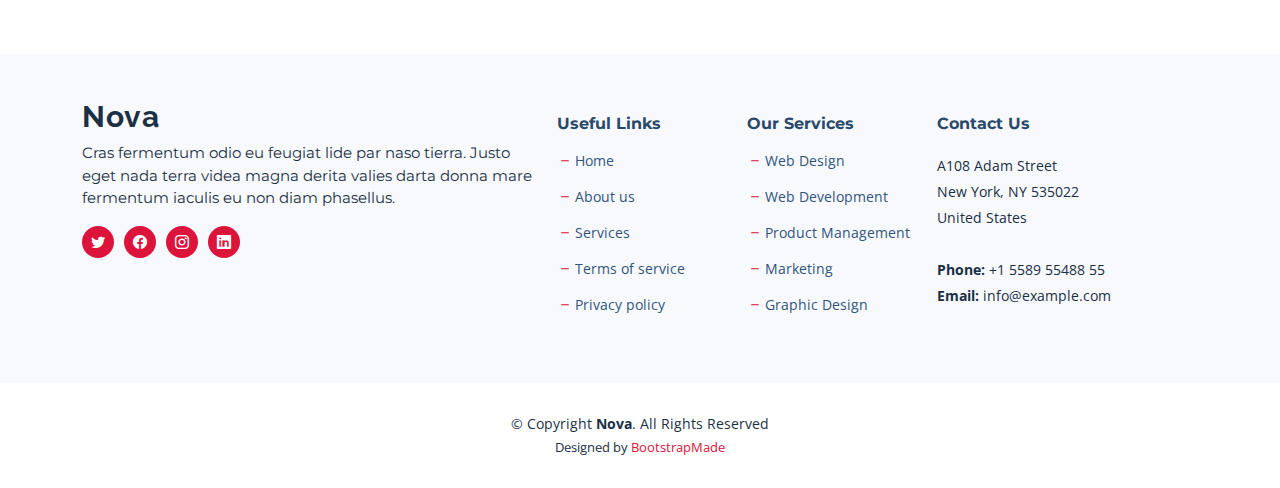
<file: blog-details.html>
<!DOCTYPE html>
<html lang="en">

<head>
  <meta charset="utf-8">
  <meta content="width=device-width, initial-scale=1.0" name="viewport">

  <title>Nova Bootstrap Template - Blog</title>
  <meta content="" name="description">
  <meta content="" name="keywords">

  <!-- Favicons -->
  <link href="assets/img/favicon.png" rel="icon">
  <link href="assets/img/apple-touch-icon.png" rel="apple-touch-icon">

  <!-- Google Fonts -->
  <link rel="preconnect" href="https://fonts.googleapis.com">
  <link rel="preconnect" href="https://fonts.gstatic.com" crossorigin>
  <link href="https://fonts.googleapis.com/css2?family=Open+Sans:ital,wght@0,300;0,400;0,500;0,600;0,700;1,300;1,400;1,600;1,700&family=Montserrat:ital,wght@0,300;0,400;0,500;0,600;0,700;1,300;1,400;1,500;1,600;1,700&family=Raleway:ital,wght@0,300;0,400;0,500;0,600;0,700;1,300;1,400;1,500;1,600;1,700&display=swap" rel="stylesheet">

  <!-- Vendor CSS Files -->
  <link href="assets/vendor/bootstrap/css/bootstrap.min.css" rel="stylesheet">
  <link href="assets/vendor/bootstrap-icons/bootstrap-icons.css" rel="stylesheet">
  <link href="assets/vendor/aos/aos.css" rel="stylesheet">
  <link href="assets/vendor/glightbox/css/glightbox.min.css" rel="stylesheet">
  <link href="assets/vendor/swiper/swiper-bundle.min.css" rel="stylesheet">
  <link href="assets/vendor/remixicon/remixicon.css" rel="stylesheet">

  <!-- Template Main CSS File -->
  <link href="assets/css/main.css" rel="stylesheet">

  <!-- =======================================================
  * Template Name: Nova
  * Template URL: https://bootstrapmade.com/nova-bootstrap-business-template/
  * Updated: Mar 17 2024 with Bootstrap v5.3.3
  * Author: BootstrapMade.com
  * License: https://bootstrapmade.com/license/
  ======================================================== -->
</head>

<body class="page-blog">

  <!-- ======= Header ======= -->
  <header id="header" class="header d-flex align-items-center fixed-top">
    <div class="container-fluid container-xl d-flex align-items-center justify-content-between">

      <a href="index.html" class="logo d-flex align-items-center">
        <!-- Uncomment the line below if you also wish to use an image logo -->
        <!-- <img src="assets/img/logo.png" alt=""> -->
        <h1 class="d-flex align-items-center">Nova</h1>
      </a>

      <i class="mobile-nav-toggle mobile-nav-show bi bi-list"></i>
      <i class="mobile-nav-toggle mobile-nav-hide d-none bi bi-x"></i>

      <nav id="navbar" class="navbar">
        <ul>
          <li><a href="index.html">Home</a></li>
          <li><a href="about.html">About</a></li>
          <li><a href="services.html">Services</a></li>
          <li><a href="portfolio.html">Portfolio</a></li>
          <li><a href="team.html">Team</a></li>
          <li><a href="blog.html" class="active">Blog</a></li>
          <li class="dropdown"><a href="#"><span>Dropdown</span> <i class="bi bi-chevron-down dropdown-indicator"></i></a>
            <ul>
              <li><a href="#">Dropdown 1</a></li>
              <li class="dropdown"><a href="#"><span>Deep Dropdown</span> <i class="bi bi-chevron-down dropdown-indicator"></i></a>
                <ul>
                  <li><a href="#">Deep Dropdown 1</a></li>
                  <li><a href="#">Deep Dropdown 2</a></li>
                  <li><a href="#">Deep Dropdown 3</a></li>
                  <li><a href="#">Deep Dropdown 4</a></li>
                  <li><a href="#">Deep Dropdown 5</a></li>
                </ul>
              </li>
              <li><a href="#">Dropdown 2</a></li>
              <li><a href="#">Dropdown 3</a></li>
              <li><a href="#">Dropdown 4</a></li>
            </ul>
          </li>
          <li><a href="contact.html">Contact</a></li>
        </ul>
      </nav><!-- .navbar -->

    </div>
  </header><!-- End Header -->

  <main id="main">

    <!-- ======= Breadcrumbs ======= -->
    <div class="breadcrumbs d-flex align-items-center" style="background-image: url('assets/img/blog-header.jpg');">
      <div class="container position-relative d-flex flex-column align-items-center">

        <h2>Blog Details</h2>
        <ol>
          <li><a href="index.html">Home</a></li>
          <li>Blog Details</li>
        </ol>

      </div>
    </div><!-- End Breadcrumbs -->

    <!-- ======= Blog Details Section ======= -->
    <section id="blog" class="blog">
      <div class="container" data-aos="fade-up">

        <div class="row g-5">

          <div class="col-lg-8" data-aos="fade-up" data-aos-delay="200">

            <article class="blog-details">

              <div class="post-img">
                <img src="assets/img/blog/blog-1.jpg" alt="" class="img-fluid">
              </div>

              <h2 class="title">Dolorum optio tempore voluptas dignissimos cumque fuga qui quibusdam quia</h2>

              <div class="meta-top">
                <ul>
                  <li class="d-flex align-items-center"><i class="bi bi-person"></i> <a href="blog-details.html">John Doe</a></li>
                  <li class="d-flex align-items-center"><i class="bi bi-clock"></i> <a href="blog-details.html"><time datetime="2020-01-01">Jan 1, 2022</time></a></li>
                  <li class="d-flex align-items-center"><i class="bi bi-chat-dots"></i> <a href="blog-details.html">12 Comments</a></li>
                </ul>
              </div><!-- End meta top -->

              <div class="content">
                <p>
                  Similique neque nam consequuntur ad non maxime aliquam quas. Quibusdam animi praesentium. Aliquam et laboriosam eius aut nostrum quidem aliquid dicta.
                  Et eveniet enim. Qui velit est ea dolorem doloremque deleniti aperiam unde soluta. Est cum et quod quos aut ut et sit sunt. Voluptate porro consequatur assumenda perferendis dolore.
                </p>

                <p>
                  Sit repellat hic cupiditate hic ut nemo. Quis nihil sunt non reiciendis. Sequi in accusamus harum vel aspernatur. Excepturi numquam nihil cumque odio. Et voluptate cupiditate.
                </p>

                <blockquote>
                  <p>
                    Et vero doloremque tempore voluptatem ratione vel aut. Deleniti sunt animi aut. Aut eos aliquam doloribus minus autem quos.
                  </p>
                </blockquote>

                <p>
                  Sed quo laboriosam qui architecto. Occaecati repellendus omnis dicta inventore tempore provident voluptas mollitia aliquid. Id repellendus quia. Asperiores nihil magni dicta est suscipit perspiciatis. Voluptate ex rerum assumenda dolores nihil quaerat.
                  Dolor porro tempora et quibusdam voluptas. Beatae aut at ad qui tempore corrupti velit quisquam rerum. Omnis dolorum exercitationem harum qui qui blanditiis neque.
                  Iusto autem itaque. Repudiandae hic quae aspernatur ea neque qui. Architecto voluptatem magni. Vel magnam quod et tempora deleniti error rerum nihil tempora.
                </p>

                <h3>Et quae iure vel ut odit alias.</h3>
                <p>
                  Officiis animi maxime nulla quo et harum eum quis a. Sit hic in qui quos fugit ut rerum atque. Optio provident dolores atque voluptatem rem excepturi molestiae qui. Voluptatem laborum omnis ullam quibusdam perspiciatis nulla nostrum. Voluptatum est libero eum nesciunt aliquid qui.
                  Quia et suscipit non sequi. Maxime sed odit. Beatae nesciunt nesciunt accusamus quia aut ratione aspernatur dolor. Sint harum eveniet dicta exercitationem minima. Exercitationem omnis asperiores natus aperiam dolor consequatur id ex sed. Quibusdam rerum dolores sint consequatur quidem ea.
                  Beatae minima sunt libero soluta sapiente in rem assumenda. Et qui odit voluptatem. Cum quibusdam voluptatem voluptatem accusamus mollitia aut atque aut.
                </p>
                <img src="assets/img/blog/blog-inside-post.jpg" class="img-fluid" alt="">

                <h3>Ut repellat blanditiis est dolore sunt dolorum quae.</h3>
                <p>
                  Rerum ea est assumenda pariatur quasi et quam. Facilis nam porro amet nostrum. In assumenda quia quae a id praesentium. Quos deleniti libero sed occaecati aut porro autem. Consectetur sed excepturi sint non placeat quia repellat incidunt labore. Autem facilis hic dolorum dolores vel.
                  Consectetur quasi id et optio praesentium aut asperiores eaque aut. Explicabo omnis quibusdam esse. Ex libero illum iusto totam et ut aut blanditiis. Veritatis numquam ut illum ut a quam vitae.
                </p>
                <p>
                  Alias quia non aliquid. Eos et ea velit. Voluptatem maxime enim omnis ipsa voluptas incidunt. Nulla sit eaque mollitia nisi asperiores est veniam.
                </p>

              </div><!-- End post content -->

              <div class="meta-bottom">
                <i class="bi bi-folder"></i>
                <ul class="cats">
                  <li><a href="#">Business</a></li>
                </ul>

                <i class="bi bi-tags"></i>
                <ul class="tags">
                  <li><a href="#">Creative</a></li>
                  <li><a href="#">Tips</a></li>
                  <li><a href="#">Marketing</a></li>
                </ul>
              </div><!-- End meta bottom -->

            </article><!-- End blog post -->

            <div class="post-author d-flex align-items-center">
              <img src="assets/img/blog/blog-author.jpg" class="rounded-circle flex-shrink-0" alt="">
              <div>
                <h4>Jane Smith</h4>
                <div class="social-links">
                  <a href="https://twitters.com/#"><i class="bi bi-twitter"></i></a>
                  <a href="https://facebook.com/#"><i class="bi bi-facebook"></i></a>
                  <a href="https://instagram.com/#"><i class="biu bi-instagram"></i></a>
                </div>
                <p>
                  Itaque quidem optio quia voluptatibus dolorem dolor. Modi eum sed possimus accusantium. Quas repellat voluptatem officia numquam sint aspernatur voluptas. Esse et accusantium ut unde voluptas.
                </p>
              </div>
            </div><!-- End post author -->

            <div class="comments">

              <h4 class="comments-count">8 Comments</h4>

              <div id="comment-1" class="comment">
                <div class="d-flex">
                  <div class="comment-img"><img src="assets/img/blog/comments-1.jpg" alt=""></div>
                  <div>
                    <h5><a href="">Georgia Reader</a> <a href="#" class="reply"><i class="bi bi-reply-fill"></i> Reply</a></h5>
                    <time datetime="2020-01-01">01 Jan,2022</time>
                    <p>
                      Et rerum totam nisi. Molestiae vel quam dolorum vel voluptatem et et. Est ad aut sapiente quis molestiae est qui cum soluta.
                      Vero aut rerum vel. Rerum quos laboriosam placeat ex qui. Sint qui facilis et.
                    </p>
                  </div>
                </div>
              </div><!-- End comment #1 -->

              <div id="comment-2" class="comment">
                <div class="d-flex">
                  <div class="comment-img"><img src="assets/img/blog/comments-2.jpg" alt=""></div>
                  <div>
                    <h5><a href="">Aron Alvarado</a> <a href="#" class="reply"><i class="bi bi-reply-fill"></i> Reply</a></h5>
                    <time datetime="2020-01-01">01 Jan,2022</time>
                    <p>
                      Ipsam tempora sequi voluptatem quis sapiente non. Autem itaque eveniet saepe. Officiis illo ut beatae.
                    </p>
                  </div>
                </div>

                <div id="comment-reply-1" class="comment comment-reply">
                  <div class="d-flex">
                    <div class="comment-img"><img src="assets/img/blog/comments-3.jpg" alt=""></div>
                    <div>
                      <h5><a href="">Lynda Small</a> <a href="#" class="reply"><i class="bi bi-reply-fill"></i> Reply</a></h5>
                      <time datetime="2020-01-01">01 Jan,2022</time>
                      <p>
                        Enim ipsa eum fugiat fuga repellat. Commodi quo quo dicta. Est ullam aspernatur ut vitae quia mollitia id non. Qui ad quas nostrum rerum sed necessitatibus aut est. Eum officiis sed repellat maxime vero nisi natus. Amet nesciunt nesciunt qui illum omnis est et dolor recusandae.

                        Recusandae sit ad aut impedit et. Ipsa labore dolor impedit et natus in porro aut. Magnam qui cum. Illo similique occaecati nihil modi eligendi. Pariatur distinctio labore omnis incidunt et illum. Expedita et dignissimos distinctio laborum minima fugiat.

                        Libero corporis qui. Nam illo odio beatae enim ducimus. Harum reiciendis error dolorum non autem quisquam vero rerum neque.
                      </p>
                    </div>
                  </div>

                  <div id="comment-reply-2" class="comment comment-reply">
                    <div class="d-flex">
                      <div class="comment-img"><img src="assets/img/blog/comments-4.jpg" alt=""></div>
                      <div>
                        <h5><a href="">Sianna Ramsay</a> <a href="#" class="reply"><i class="bi bi-reply-fill"></i> Reply</a></h5>
                        <time datetime="2020-01-01">01 Jan,2022</time>
                        <p>
                          Et dignissimos impedit nulla et quo distinctio ex nemo. Omnis quia dolores cupiditate et. Ut unde qui eligendi sapiente omnis ullam. Placeat porro est commodi est officiis voluptas repellat quisquam possimus. Perferendis id consectetur necessitatibus.
                        </p>
                      </div>
                    </div>

                  </div><!-- End comment reply #2-->

                </div><!-- End comment reply #1-->

              </div><!-- End comment #2-->

              <div id="comment-3" class="comment">
                <div class="d-flex">
                  <div class="comment-img"><img src="assets/img/blog/comments-5.jpg" alt=""></div>
                  <div>
                    <h5><a href="">Nolan Davidson</a> <a href="#" class="reply"><i class="bi bi-reply-fill"></i> Reply</a></h5>
                    <time datetime="2020-01-01">01 Jan,2022</time>
                    <p>
                      Distinctio nesciunt rerum reprehenderit sed. Iste omnis eius repellendus quia nihil ut accusantium tempore. Nesciunt expedita id dolor exercitationem aspernatur aut quam ut. Voluptatem est accusamus iste at.
                      Non aut et et esse qui sit modi neque. Exercitationem et eos aspernatur. Ea est consequuntur officia beatae ea aut eos soluta. Non qui dolorum voluptatibus et optio veniam. Quam officia sit nostrum dolorem.
                    </p>
                  </div>
                </div>

              </div><!-- End comment #3 -->

              <div id="comment-4" class="comment">
                <div class="d-flex">
                  <div class="comment-img"><img src="assets/img/blog/comments-6.jpg" alt=""></div>
                  <div>
                    <h5><a href="">Kay Duggan</a> <a href="#" class="reply"><i class="bi bi-reply-fill"></i> Reply</a></h5>
                    <time datetime="2020-01-01">01 Jan,2022</time>
                    <p>
                      Dolorem atque aut. Omnis doloremque blanditiis quia eum porro quis ut velit tempore. Cumque sed quia ut maxime. Est ad aut cum. Ut exercitationem non in fugiat.
                    </p>
                  </div>
                </div>

              </div><!-- End comment #4 -->

              <div class="reply-form">

                <h4>Leave a Reply</h4>
                <p>Your email address will not be published. Required fields are marked * </p>
                <form action="">
                  <div class="row">
                    <div class="col-md-6 form-group">
                      <input name="name" type="text" class="form-control" placeholder="Your Name*">
                    </div>
                    <div class="col-md-6 form-group">
                      <input name="email" type="text" class="form-control" placeholder="Your Email*">
                    </div>
                  </div>
                  <div class="row">
                    <div class="col form-group">
                      <input name="website" type="text" class="form-control" placeholder="Your Website">
                    </div>
                  </div>
                  <div class="row">
                    <div class="col form-group">
                      <textarea name="comment" class="form-control" placeholder="Your Comment*"></textarea>
                    </div>
                  </div>
                  <button type="submit" class="btn btn-primary">Post Comment</button>

                </form>

              </div>

            </div><!-- End blog comments -->

          </div>

          <div class="col-lg-4" data-aos="fade-up" data-aos-delay="400">

            <div class="sidebar ps-lg-4">

              <div class="sidebar-item search-form">
                <h3 class="sidebar-title">Search</h3>
                <form action="" class="mt-3">
                  <input type="text">
                  <button type="submit"><i class="bi bi-search"></i></button>
                </form>
              </div><!-- End sidebar search formn-->

              <div class="sidebar-item categories">
                <h3 class="sidebar-title">Categories</h3>
                <ul class="mt-3">
                  <li><a href="#">General <span>(25)</span></a></li>
                  <li><a href="#">Lifestyle <span>(12)</span></a></li>
                  <li><a href="#">Travel <span>(5)</span></a></li>
                  <li><a href="#">Design <span>(22)</span></a></li>
                  <li><a href="#">Creative <span>(8)</span></a></li>
                  <li><a href="#">Educaion <span>(14)</span></a></li>
                </ul>
              </div><!-- End sidebar categories-->

              <div class="sidebar-item recent-posts">
                <h3 class="sidebar-title">Recent Posts</h3>

                <div class="mt-3">

                  <div class="post-item mt-3">
                    <img src="assets/img/blog/blog-recent-1.jpg" alt="" class="flex-shrink-0">
                    <div>
                      <h4><a href="blog-post.html">Nihil blanditiis at in nihil autem</a></h4>
                      <time datetime="2020-01-01">Jan 1, 2020</time>
                    </div>
                  </div><!-- End recent post item-->

                  <div class="post-item">
                    <img src="assets/img/blog/blog-recent-2.jpg" alt="" class="flex-shrink-0">
                    <div>
                      <h4><a href="blog-post.html">Quidem autem et impedit</a></h4>
                      <time datetime="2020-01-01">Jan 1, 2020</time>
                    </div>
                  </div><!-- End recent post item-->

                  <div class="post-item">
                    <img src="assets/img/blog/blog-recent-3.jpg" alt="" class="flex-shrink-0">
                    <div>
                      <h4><a href="blog-post.html">Id quia et et ut maxime similique occaecati ut</a></h4>
                      <time datetime="2020-01-01">Jan 1, 2020</time>
                    </div>
                  </div><!-- End recent post item-->

                  <div class="post-item">
                    <img src="assets/img/blog/blog-recent-4.jpg" alt="" class="flex-shrink-0">
                    <div>
                      <h4><a href="blog-post.html">Laborum corporis quo dara net para</a></h4>
                      <time datetime="2020-01-01">Jan 1, 2020</time>
                    </div>
                  </div><!-- End recent post item-->

                  <div class="post-item">
                    <img src="assets/img/blog/blog-recent-5.jpg" alt="" class="flex-shrink-0">
                    <div>
                      <h4><a href="blog-post.html">Et dolores corrupti quae illo quod dolor</a></h4>
                      <time datetime="2020-01-01">Jan 1, 2020</time>
                    </div>
                  </div><!-- End recent post item-->

                </div>

              </div><!-- End sidebar recent posts-->

              <div class="sidebar-item tags">
                <h3 class="sidebar-title">Tags</h3>
                <ul class="mt-3">
                  <li><a href="#">App</a></li>
                  <li><a href="#">IT</a></li>
                  <li><a href="#">Business</a></li>
                  <li><a href="#">Mac</a></li>
                  <li><a href="#">Design</a></li>
                  <li><a href="#">Office</a></li>
                  <li><a href="#">Creative</a></li>
                  <li><a href="#">Studio</a></li>
                  <li><a href="#">Smart</a></li>
                  <li><a href="#">Tips</a></li>
                  <li><a href="#">Marketing</a></li>
                </ul>
              </div><!-- End sidebar tags-->

            </div><!-- End Blog Sidebar -->

          </div>
        </div>

      </div>
    </section><!-- End Blog Details Section -->

  </main><!-- End #main -->

  <!-- ======= Footer ======= -->
  <footer id="footer" class="footer">

    <div class="footer-content">
      <div class="container">
        <div class="row gy-4">
          <div class="col-lg-5 col-md-12 footer-info">
            <a href="index.html" class="logo d-flex align-items-center">
              <span>Nova</span>
            </a>
            <p>Cras fermentum odio eu feugiat lide par naso tierra. Justo eget nada terra videa magna derita valies darta donna mare fermentum iaculis eu non diam phasellus.</p>
            <div class="social-links d-flex  mt-3">
              <a href="#" class="twitter"><i class="bi bi-twitter"></i></a>
              <a href="#" class="facebook"><i class="bi bi-facebook"></i></a>
              <a href="#" class="instagram"><i class="bi bi-instagram"></i></a>
              <a href="#" class="linkedin"><i class="bi bi-linkedin"></i></a>
            </div>
          </div>

          <div class="col-lg-2 col-6 footer-links">
            <h4>Useful Links</h4>
            <ul>
              <li><i class="bi bi-dash"></i> <a href="#">Home</a></li>
              <li><i class="bi bi-dash"></i> <a href="#">About us</a></li>
              <li><i class="bi bi-dash"></i> <a href="#">Services</a></li>
              <li><i class="bi bi-dash"></i> <a href="#">Terms of service</a></li>
              <li><i class="bi bi-dash"></i> <a href="#">Privacy policy</a></li>
            </ul>
          </div>

          <div class="col-lg-2 col-6 footer-links">
            <h4>Our Services</h4>
            <ul>
              <li><i class="bi bi-dash"></i> <a href="#">Web Design</a></li>
              <li><i class="bi bi-dash"></i> <a href="#">Web Development</a></li>
              <li><i class="bi bi-dash"></i> <a href="#">Product Management</a></li>
              <li><i class="bi bi-dash"></i> <a href="#">Marketing</a></li>
              <li><i class="bi bi-dash"></i> <a href="#">Graphic Design</a></li>
            </ul>
          </div>

          <div class="col-lg-3 col-md-12 footer-contact text-center text-md-start">
            <h4>Contact Us</h4>
            <p>
              A108 Adam Street <br>
              New York, NY 535022<br>
              United States <br><br>
              <strong>Phone:</strong> +1 5589 55488 55<br>
              <strong>Email:</strong> info@example.com<br>
            </p>

          </div>

        </div>
      </div>
    </div>

    <div class="footer-legal">
      <div class="container">
        <div class="copyright">
          &copy; Copyright <strong><span>Nova</span></strong>. All Rights Reserved
        </div>
        <div class="credits">
          <!-- All the links in the footer should remain intact. -->
          <!-- You can delete the links only if you purchased the pro version. -->
          <!-- Licensing information: https://bootstrapmade.com/license/ -->
          <!-- Purchase the pro version with working PHP/AJAX contact form: https://bootstrapmade.com/nova-bootstrap-business-template/ -->
          Designed by <a href="https://bootstrapmade.com/">BootstrapMade</a>
        </div>
      </div>
    </div>
  </footer><!-- End Footer --><!-- End Footer -->

  <a href="#" class="scroll-top d-flex align-items-center justify-content-center"><i class="bi bi-arrow-up-short"></i></a>

  <div id="preloader"></div>

  <!-- Vendor JS Files -->
  <script src="assets/vendor/bootstrap/js/bootstrap.bundle.min.js"></script>
  <script src="assets/vendor/aos/aos.js"></script>
  <script src="assets/vendor/glightbox/js/glightbox.min.js"></script>
  <script src="assets/vendor/swiper/swiper-bundle.min.js"></script>
  <script src="assets/vendor/isotope-layout/isotope.pkgd.min.js"></script>
  <script src="assets/vendor/php-email-form/validate.js"></script>

  <!-- Template Main JS File -->
  <script src="assets/js/main.js"></script>

</body>

</html>
</file>
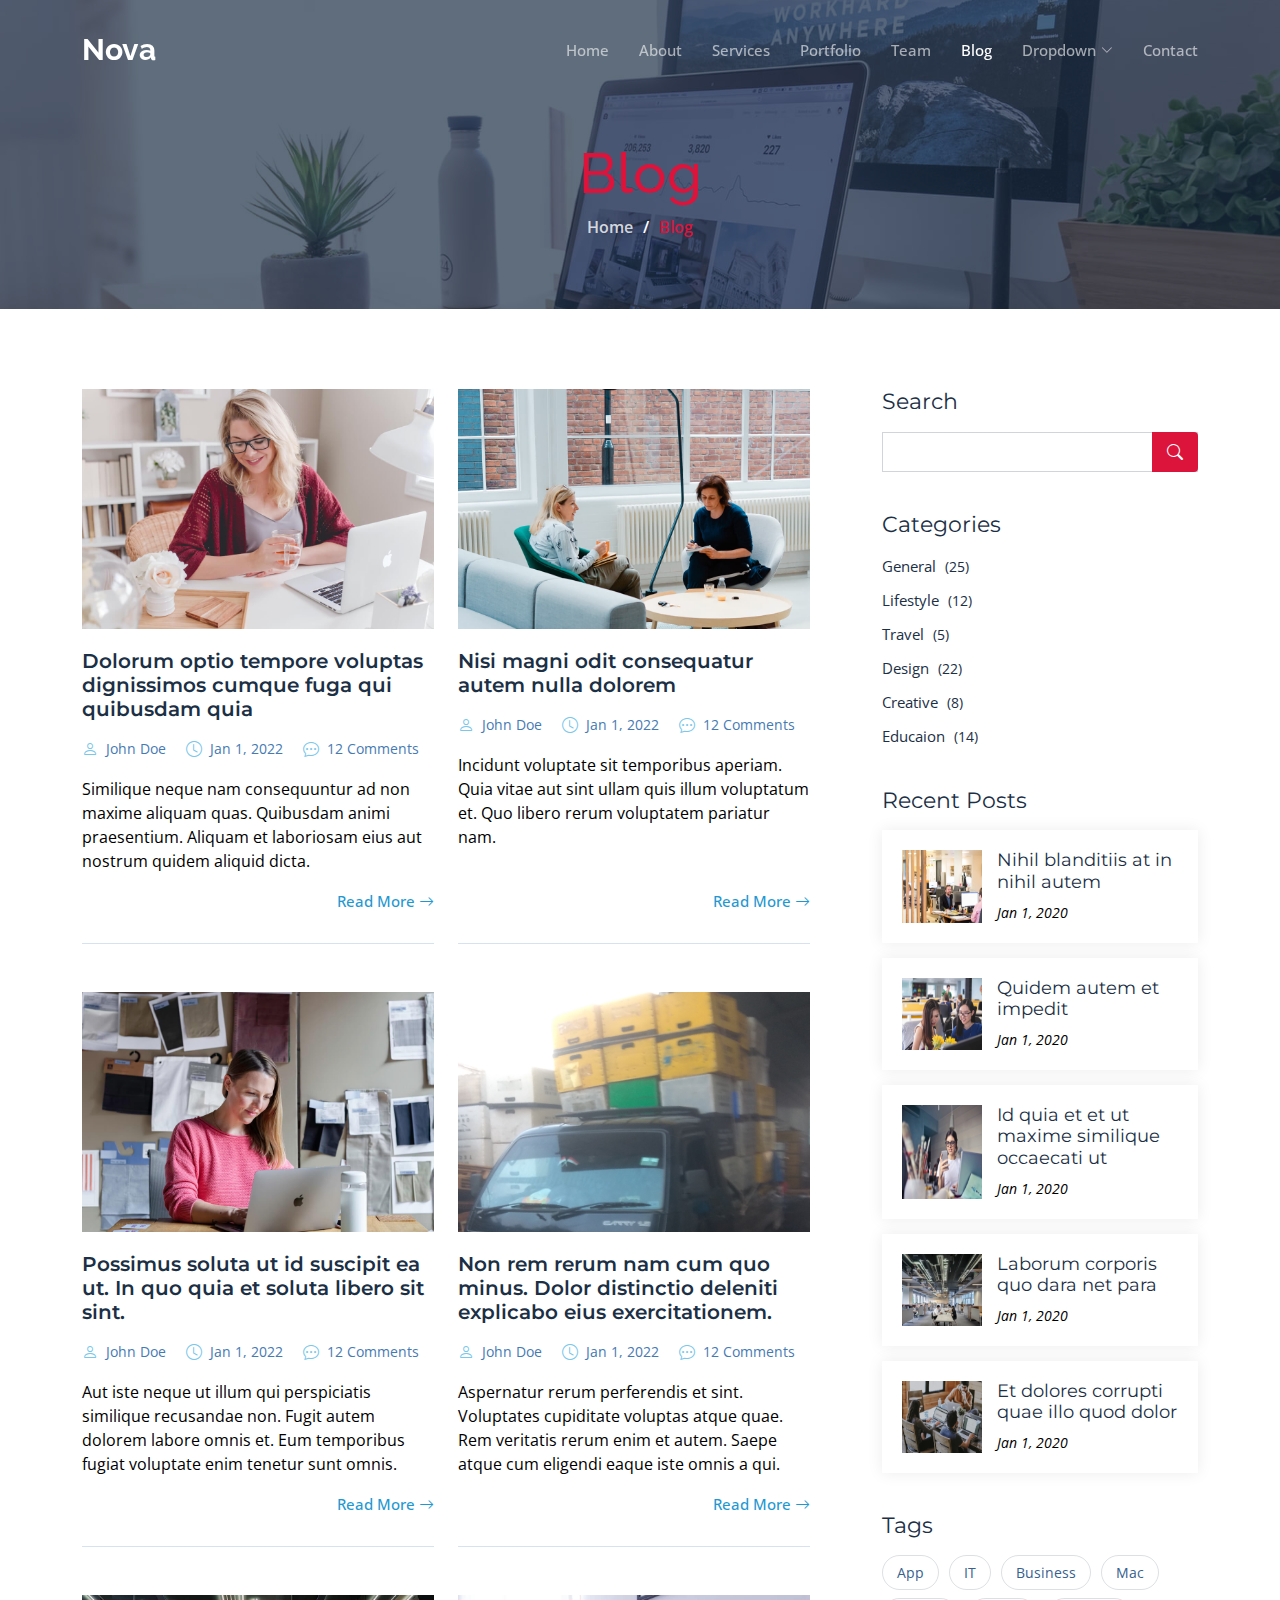
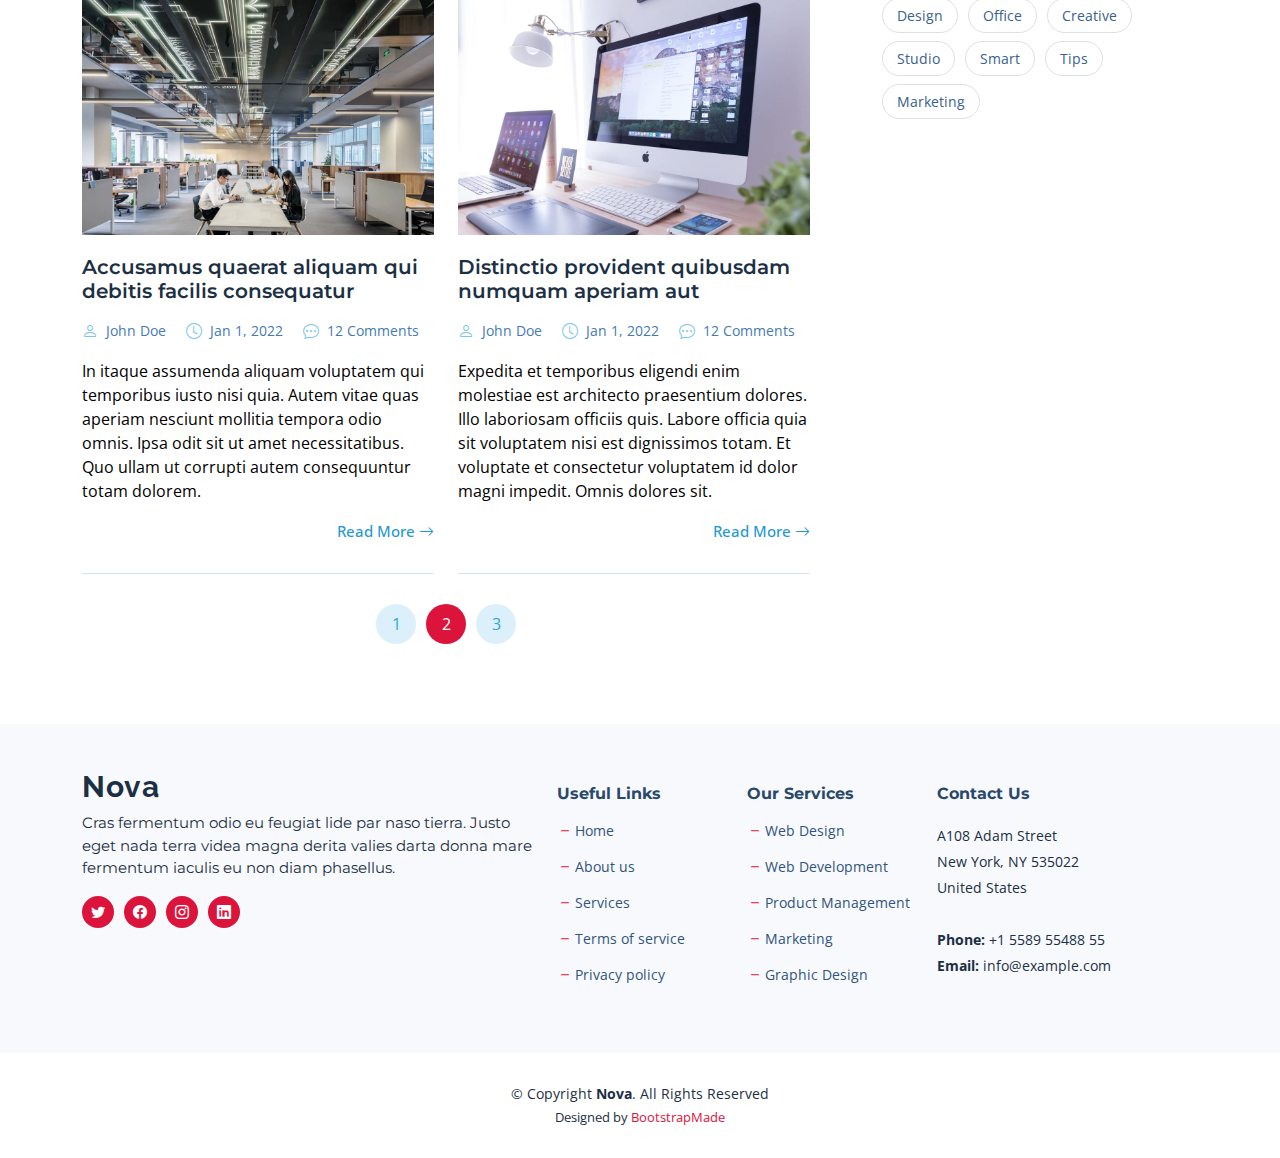
<file: blog.html>
<!DOCTYPE html>
<html lang="en">

<head>
  <meta charset="utf-8">
  <meta content="width=device-width, initial-scale=1.0" name="viewport">

  <title>Nova Bootstrap Template - Blog</title>
  <meta content="" name="description">
  <meta content="" name="keywords">

  <!-- Favicons -->
  <link href="assets/img/favicon.png" rel="icon">
  <link href="assets/img/apple-touch-icon.png" rel="apple-touch-icon">

  <!-- Google Fonts -->
  <link rel="preconnect" href="https://fonts.googleapis.com">
  <link rel="preconnect" href="https://fonts.gstatic.com" crossorigin>
  <link href="https://fonts.googleapis.com/css2?family=Open+Sans:ital,wght@0,300;0,400;0,500;0,600;0,700;1,300;1,400;1,600;1,700&family=Montserrat:ital,wght@0,300;0,400;0,500;0,600;0,700;1,300;1,400;1,500;1,600;1,700&family=Raleway:ital,wght@0,300;0,400;0,500;0,600;0,700;1,300;1,400;1,500;1,600;1,700&display=swap" rel="stylesheet">

  <!-- Vendor CSS Files -->
  <link href="assets/vendor/bootstrap/css/bootstrap.min.css" rel="stylesheet">
  <link href="assets/vendor/bootstrap-icons/bootstrap-icons.css" rel="stylesheet">
  <link href="assets/vendor/aos/aos.css" rel="stylesheet">
  <link href="assets/vendor/glightbox/css/glightbox.min.css" rel="stylesheet">
  <link href="assets/vendor/swiper/swiper-bundle.min.css" rel="stylesheet">
  <link href="assets/vendor/remixicon/remixicon.css" rel="stylesheet">

  <!-- Template Main CSS File -->
  <link href="assets/css/main.css" rel="stylesheet">

  <!-- =======================================================
  * Template Name: Nova
  * Template URL: https://bootstrapmade.com/nova-bootstrap-business-template/
  * Updated: Mar 17 2024 with Bootstrap v5.3.3
  * Author: BootstrapMade.com
  * License: https://bootstrapmade.com/license/
  ======================================================== -->
</head>

<body class="page-blog">

  <!-- ======= Header ======= -->
  <header id="header" class="header d-flex align-items-center fixed-top">
    <div class="container-fluid container-xl d-flex align-items-center justify-content-between">

      <a href="index.html" class="logo d-flex align-items-center">
        <!-- Uncomment the line below if you also wish to use an image logo -->
        <!-- <img src="assets/img/logo.png" alt=""> -->
        <h1 class="d-flex align-items-center">Nova</h1>
      </a>

      <i class="mobile-nav-toggle mobile-nav-show bi bi-list"></i>
      <i class="mobile-nav-toggle mobile-nav-hide d-none bi bi-x"></i>

      <nav id="navbar" class="navbar">
        <ul>
          <li><a href="index.html">Home</a></li>
          <li><a href="about.html">About</a></li>
          <li><a href="services.html">Services</a></li>
          <li><a href="portfolio.html">Portfolio</a></li>
          <li><a href="team.html">Team</a></li>
          <li><a href="blog.html" class="active">Blog</a></li>
          <li class="dropdown"><a href="#"><span>Dropdown</span> <i class="bi bi-chevron-down dropdown-indicator"></i></a>
            <ul>
              <li><a href="#">Dropdown 1</a></li>
              <li class="dropdown"><a href="#"><span>Deep Dropdown</span> <i class="bi bi-chevron-down dropdown-indicator"></i></a>
                <ul>
                  <li><a href="#">Deep Dropdown 1</a></li>
                  <li><a href="#">Deep Dropdown 2</a></li>
                  <li><a href="#">Deep Dropdown 3</a></li>
                  <li><a href="#">Deep Dropdown 4</a></li>
                  <li><a href="#">Deep Dropdown 5</a></li>
                </ul>
              </li>
              <li><a href="#">Dropdown 2</a></li>
              <li><a href="#">Dropdown 3</a></li>
              <li><a href="#">Dropdown 4</a></li>
            </ul>
          </li>
          <li><a href="contact.html">Contact</a></li>
        </ul>
      </nav><!-- .navbar -->

    </div>
  </header><!-- End Header -->

  <main id="main">

    <!-- ======= Breadcrumbs ======= -->
    <div class="breadcrumbs d-flex align-items-center" style="background-image: url('assets/img/blog-header.jpg');">
      <div class="container position-relative d-flex flex-column align-items-center">

        <h2>Blog</h2>
        <ol>
          <li><a href="index.html">Home</a></li>
          <li>Blog</li>
        </ol>

      </div>
    </div><!-- End Breadcrumbs -->

    <!-- ======= Blog Section ======= -->
    <section id="blog" class="blog">
      <div class="container" data-aos="fade-up">

        <div class="row g-5">

          <div class="col-lg-8" data-aos="fade-up" data-aos-delay="200">

            <div class="row gy-5 posts-list">

              <div class="col-lg-6">
                <article class="d-flex flex-column">

                  <div class="post-img">
                    <img src="assets/img/blog/blog-1.jpg" alt="" class="img-fluid">
                  </div>

                  <h2 class="title">
                    <a href="blog-details.html">Dolorum optio tempore voluptas dignissimos cumque fuga qui quibusdam quia</a>
                  </h2>

                  <div class="meta-top">
                    <ul>
                      <li class="d-flex align-items-center"><i class="bi bi-person"></i> <a href="blog-details.html">John Doe</a></li>
                      <li class="d-flex align-items-center"><i class="bi bi-clock"></i> <a href="blog-details.html"><time datetime="2022-01-01">Jan 1, 2022</time></a></li>
                      <li class="d-flex align-items-center"><i class="bi bi-chat-dots"></i> <a href="blog-details.html">12 Comments</a></li>
                    </ul>
                  </div>

                  <div class="content">
                    <p>
                      Similique neque nam consequuntur ad non maxime aliquam quas. Quibusdam animi praesentium. Aliquam et laboriosam eius aut nostrum quidem aliquid dicta.
                    </p>
                  </div>

                  <div class="read-more mt-auto align-self-end">
                    <a href="blog-details.html">Read More <i class="bi bi-arrow-right"></i></a>
                  </div>

                </article>
              </div><!-- End post list item -->

              <div class="col-lg-6">
                <article class="d-flex flex-column">

                  <div class="post-img">
                    <img src="assets/img/blog/blog-2.jpg" alt="" class="img-fluid">
                  </div>

                  <h2 class="title">
                    <a href="blog-details.html">Nisi magni odit consequatur autem nulla dolorem</a>
                  </h2>

                  <div class="meta-top">
                    <ul>
                      <li class="d-flex align-items-center"><i class="bi bi-person"></i> <a href="blog-details.html">John Doe</a></li>
                      <li class="d-flex align-items-center"><i class="bi bi-clock"></i> <a href="blog-details.html"><time datetime="2022-01-01">Jan 1, 2022</time></a></li>
                      <li class="d-flex align-items-center"><i class="bi bi-chat-dots"></i> <a href="blog-details.html">12 Comments</a></li>
                    </ul>
                  </div>

                  <div class="content">
                    <p>
                      Incidunt voluptate sit temporibus aperiam. Quia vitae aut sint ullam quis illum voluptatum et. Quo libero rerum voluptatem pariatur nam.
                    </p>
                  </div>

                  <div class="read-more mt-auto align-self-end">
                    <a href="blog-details.html">Read More <i class="bi bi-arrow-right"></i></a>
                  </div>

                </article>
              </div><!-- End post list item -->

              <div class="col-lg-6">
                <article class="d-flex flex-column">

                  <div class="post-img">
                    <img src="assets/img/blog/blog-3.jpg" alt="" class="img-fluid">
                  </div>

                  <h2 class="title">
                    <a href="blog-details.html">Possimus soluta ut id suscipit ea ut. In quo quia et soluta libero sit sint.</a>
                  </h2>

                  <div class="meta-top">
                    <ul>
                      <li class="d-flex align-items-center"><i class="bi bi-person"></i> <a href="blog-details.html">John Doe</a></li>
                      <li class="d-flex align-items-center"><i class="bi bi-clock"></i> <a href="blog-details.html"><time datetime="2022-01-01">Jan 1, 2022</time></a></li>
                      <li class="d-flex align-items-center"><i class="bi bi-chat-dots"></i> <a href="blog-details.html">12 Comments</a></li>
                    </ul>
                  </div>

                  <div class="content">
                    <p>
                      Aut iste neque ut illum qui perspiciatis similique recusandae non. Fugit autem dolorem labore omnis et. Eum temporibus fugiat voluptate enim tenetur sunt omnis.
                    </p>
                  </div>

                  <div class="read-more mt-auto align-self-end">
                    <a href="blog-details.html">Read More <i class="bi bi-arrow-right"></i></a>
                  </div>

                </article>
              </div><!-- End post list item -->

              <div class="col-lg-6">
                <article class="d-flex flex-column">

                  <div class="post-img">
                    <img src="assets/img/blog/blog-4.jpg" alt="" class="img-fluid">
                  </div>

                  <h2 class="title">
                    <a href="blog-details.html">Non rem rerum nam cum quo minus. Dolor distinctio deleniti explicabo eius exercitationem.</a>
                  </h2>

                  <div class="meta-top">
                    <ul>
                      <li class="d-flex align-items-center"><i class="bi bi-person"></i> <a href="blog-details.html">John Doe</a></li>
                      <li class="d-flex align-items-center"><i class="bi bi-clock"></i> <a href="blog-details.html"><time datetime="2022-01-01">Jan 1, 2022</time></a></li>
                      <li class="d-flex align-items-center"><i class="bi bi-chat-dots"></i> <a href="blog-details.html">12 Comments</a></li>
                    </ul>
                  </div>

                  <div class="content">
                    <p>
                      Aspernatur rerum perferendis et sint. Voluptates cupiditate voluptas atque quae. Rem veritatis rerum enim et autem. Saepe atque cum eligendi eaque iste omnis a qui.
                    </p>
                  </div>

                  <div class="read-more mt-auto align-self-end">
                    <a href="blog-details.html">Read More <i class="bi bi-arrow-right"></i></a>
                  </div>

                </article>
              </div><!-- End post list item -->

              <div class="col-lg-6">
                <article class="d-flex flex-column">

                  <div class="post-img">
                    <img src="assets/img/blog/blog-5.jpg" alt="" class="img-fluid">
                  </div>

                  <h2 class="title">
                    <a href="blog-details.html">Accusamus quaerat aliquam qui debitis facilis consequatur</a>
                  </h2>

                  <div class="meta-top">
                    <ul>
                      <li class="d-flex align-items-center"><i class="bi bi-person"></i> <a href="blog-details.html">John Doe</a></li>
                      <li class="d-flex align-items-center"><i class="bi bi-clock"></i> <a href="blog-details.html"><time datetime="2022-01-01">Jan 1, 2022</time></a></li>
                      <li class="d-flex align-items-center"><i class="bi bi-chat-dots"></i> <a href="blog-details.html">12 Comments</a></li>
                    </ul>
                  </div>

                  <div class="content">
                    <p>
                      In itaque assumenda aliquam voluptatem qui temporibus iusto nisi quia. Autem vitae quas aperiam nesciunt mollitia tempora odio omnis. Ipsa odit sit ut amet necessitatibus. Quo ullam ut corrupti autem consequuntur totam dolorem.
                    </p>
                  </div>

                  <div class="read-more mt-auto align-self-end">
                    <a href="blog-details.html">Read More <i class="bi bi-arrow-right"></i></a>
                  </div>

                </article>
              </div><!-- End post list item -->

              <div class="col-lg-6">
                <article class="d-flex flex-column">

                  <div class="post-img">
                    <img src="assets/img/blog/blog-6.jpg" alt="" class="img-fluid">
                  </div>

                  <h2 class="title">
                    <a href="blog-details.html">Distinctio provident quibusdam numquam aperiam aut</a>
                  </h2>

                  <div class="meta-top">
                    <ul>
                      <li class="d-flex align-items-center"><i class="bi bi-person"></i> <a href="blog-details.html">John Doe</a></li>
                      <li class="d-flex align-items-center"><i class="bi bi-clock"></i> <a href="blog-details.html"><time datetime="2022-01-01">Jan 1, 2022</time></a></li>
                      <li class="d-flex align-items-center"><i class="bi bi-chat-dots"></i> <a href="blog-details.html">12 Comments</a></li>
                    </ul>
                  </div>

                  <div class="content">
                    <p>
                      Expedita et temporibus eligendi enim molestiae est architecto praesentium dolores. Illo laboriosam officiis quis. Labore officia quia sit voluptatem nisi est dignissimos totam. Et voluptate et consectetur voluptatem id dolor magni impedit. Omnis dolores sit.
                    </p>
                  </div>

                  <div class="read-more mt-auto align-self-end">
                    <a href="blog-details.html">Read More <i class="bi bi-arrow-right"></i></a>
                  </div>

                </article>
              </div><!-- End post list item -->

            </div><!-- End blog posts list -->

            <div class="blog-pagination">
              <ul class="justify-content-center">
                <li><a href="#">1</a></li>
                <li class="active"><a href="#">2</a></li>
                <li><a href="#">3</a></li>
              </ul>
            </div><!-- End blog pagination -->

          </div>

          <div class="col-lg-4" data-aos="fade-up" data-aos-delay="400">

            <div class="sidebar ps-lg-4">

              <div class="sidebar-item search-form">
                <h3 class="sidebar-title">Search</h3>
                <form action="" class="mt-3">
                  <input type="text">
                  <button type="submit"><i class="bi bi-search"></i></button>
                </form>
              </div><!-- End sidebar search formn-->

              <div class="sidebar-item categories">
                <h3 class="sidebar-title">Categories</h3>
                <ul class="mt-3">
                  <li><a href="#">General <span>(25)</span></a></li>
                  <li><a href="#">Lifestyle <span>(12)</span></a></li>
                  <li><a href="#">Travel <span>(5)</span></a></li>
                  <li><a href="#">Design <span>(22)</span></a></li>
                  <li><a href="#">Creative <span>(8)</span></a></li>
                  <li><a href="#">Educaion <span>(14)</span></a></li>
                </ul>
              </div><!-- End sidebar categories-->

              <div class="sidebar-item recent-posts">
                <h3 class="sidebar-title">Recent Posts</h3>

                <div class="mt-3">

                  <div class="post-item mt-3">
                    <img src="assets/img/blog/blog-recent-1.jpg" alt="" class="flex-shrink-0">
                    <div>
                      <h4><a href="blog-post.html">Nihil blanditiis at in nihil autem</a></h4>
                      <time datetime="2020-01-01">Jan 1, 2020</time>
                    </div>
                  </div><!-- End recent post item-->

                  <div class="post-item">
                    <img src="assets/img/blog/blog-recent-2.jpg" alt="" class="flex-shrink-0">
                    <div>
                      <h4><a href="blog-post.html">Quidem autem et impedit</a></h4>
                      <time datetime="2020-01-01">Jan 1, 2020</time>
                    </div>
                  </div><!-- End recent post item-->

                  <div class="post-item">
                    <img src="assets/img/blog/blog-recent-3.jpg" alt="" class="flex-shrink-0">
                    <div>
                      <h4><a href="blog-post.html">Id quia et et ut maxime similique occaecati ut</a></h4>
                      <time datetime="2020-01-01">Jan 1, 2020</time>
                    </div>
                  </div><!-- End recent post item-->

                  <div class="post-item">
                    <img src="assets/img/blog/blog-recent-4.jpg" alt="" class="flex-shrink-0">
                    <div>
                      <h4><a href="blog-post.html">Laborum corporis quo dara net para</a></h4>
                      <time datetime="2020-01-01">Jan 1, 2020</time>
                    </div>
                  </div><!-- End recent post item-->

                  <div class="post-item">
                    <img src="assets/img/blog/blog-recent-5.jpg" alt="" class="flex-shrink-0">
                    <div>
                      <h4><a href="blog-post.html">Et dolores corrupti quae illo quod dolor</a></h4>
                      <time datetime="2020-01-01">Jan 1, 2020</time>
                    </div>
                  </div><!-- End recent post item-->

                </div>

              </div><!-- End sidebar recent posts-->

              <div class="sidebar-item tags">
                <h3 class="sidebar-title">Tags</h3>
                <ul class="mt-3">
                  <li><a href="#">App</a></li>
                  <li><a href="#">IT</a></li>
                  <li><a href="#">Business</a></li>
                  <li><a href="#">Mac</a></li>
                  <li><a href="#">Design</a></li>
                  <li><a href="#">Office</a></li>
                  <li><a href="#">Creative</a></li>
                  <li><a href="#">Studio</a></li>
                  <li><a href="#">Smart</a></li>
                  <li><a href="#">Tips</a></li>
                  <li><a href="#">Marketing</a></li>
                </ul>
              </div><!-- End sidebar tags-->

            </div><!-- End Blog Sidebar -->

          </div>

        </div>

      </div>
    </section><!-- End Blog Section -->

  </main><!-- End #main -->

  <!-- ======= Footer ======= -->
  <footer id="footer" class="footer">

    <div class="footer-content">
      <div class="container">
        <div class="row gy-4">
          <div class="col-lg-5 col-md-12 footer-info">
            <a href="index.html" class="logo d-flex align-items-center">
              <span>Nova</span>
            </a>
            <p>Cras fermentum odio eu feugiat lide par naso tierra. Justo eget nada terra videa magna derita valies darta donna mare fermentum iaculis eu non diam phasellus.</p>
            <div class="social-links d-flex  mt-3">
              <a href="#" class="twitter"><i class="bi bi-twitter"></i></a>
              <a href="#" class="facebook"><i class="bi bi-facebook"></i></a>
              <a href="#" class="instagram"><i class="bi bi-instagram"></i></a>
              <a href="#" class="linkedin"><i class="bi bi-linkedin"></i></a>
            </div>
          </div>

          <div class="col-lg-2 col-6 footer-links">
            <h4>Useful Links</h4>
            <ul>
              <li><i class="bi bi-dash"></i> <a href="#">Home</a></li>
              <li><i class="bi bi-dash"></i> <a href="#">About us</a></li>
              <li><i class="bi bi-dash"></i> <a href="#">Services</a></li>
              <li><i class="bi bi-dash"></i> <a href="#">Terms of service</a></li>
              <li><i class="bi bi-dash"></i> <a href="#">Privacy policy</a></li>
            </ul>
          </div>

          <div class="col-lg-2 col-6 footer-links">
            <h4>Our Services</h4>
            <ul>
              <li><i class="bi bi-dash"></i> <a href="#">Web Design</a></li>
              <li><i class="bi bi-dash"></i> <a href="#">Web Development</a></li>
              <li><i class="bi bi-dash"></i> <a href="#">Product Management</a></li>
              <li><i class="bi bi-dash"></i> <a href="#">Marketing</a></li>
              <li><i class="bi bi-dash"></i> <a href="#">Graphic Design</a></li>
            </ul>
          </div>

          <div class="col-lg-3 col-md-12 footer-contact text-center text-md-start">
            <h4>Contact Us</h4>
            <p>
              A108 Adam Street <br>
              New York, NY 535022<br>
              United States <br><br>
              <strong>Phone:</strong> +1 5589 55488 55<br>
              <strong>Email:</strong> info@example.com<br>
            </p>

          </div>

        </div>
      </div>
    </div>

    <div class="footer-legal">
      <div class="container">
        <div class="copyright">
          &copy; Copyright <strong><span>Nova</span></strong>. All Rights Reserved
        </div>
        <div class="credits">
          <!-- All the links in the footer should remain intact. -->
          <!-- You can delete the links only if you purchased the pro version. -->
          <!-- Licensing information: https://bootstrapmade.com/license/ -->
          <!-- Purchase the pro version with working PHP/AJAX contact form: https://bootstrapmade.com/nova-bootstrap-business-template/ -->
          Designed by <a href="https://bootstrapmade.com/">BootstrapMade</a>
        </div>
      </div>
    </div>
  </footer><!-- End Footer --><!-- End Footer -->

  <a href="#" class="scroll-top d-flex align-items-center justify-content-center"><i class="bi bi-arrow-up-short"></i></a>

  <div id="preloader"></div>

  <!-- Vendor JS Files -->
  <script src="assets/vendor/bootstrap/js/bootstrap.bundle.min.js"></script>
  <script src="assets/vendor/aos/aos.js"></script>
  <script src="assets/vendor/glightbox/js/glightbox.min.js"></script>
  <script src="assets/vendor/swiper/swiper-bundle.min.js"></script>
  <script src="assets/vendor/isotope-layout/isotope.pkgd.min.js"></script>
  <script src="assets/vendor/php-email-form/validate.js"></script>

  <!-- Template Main JS File -->
  <script src="assets/js/main.js"></script>

</body>

</html>
</file>
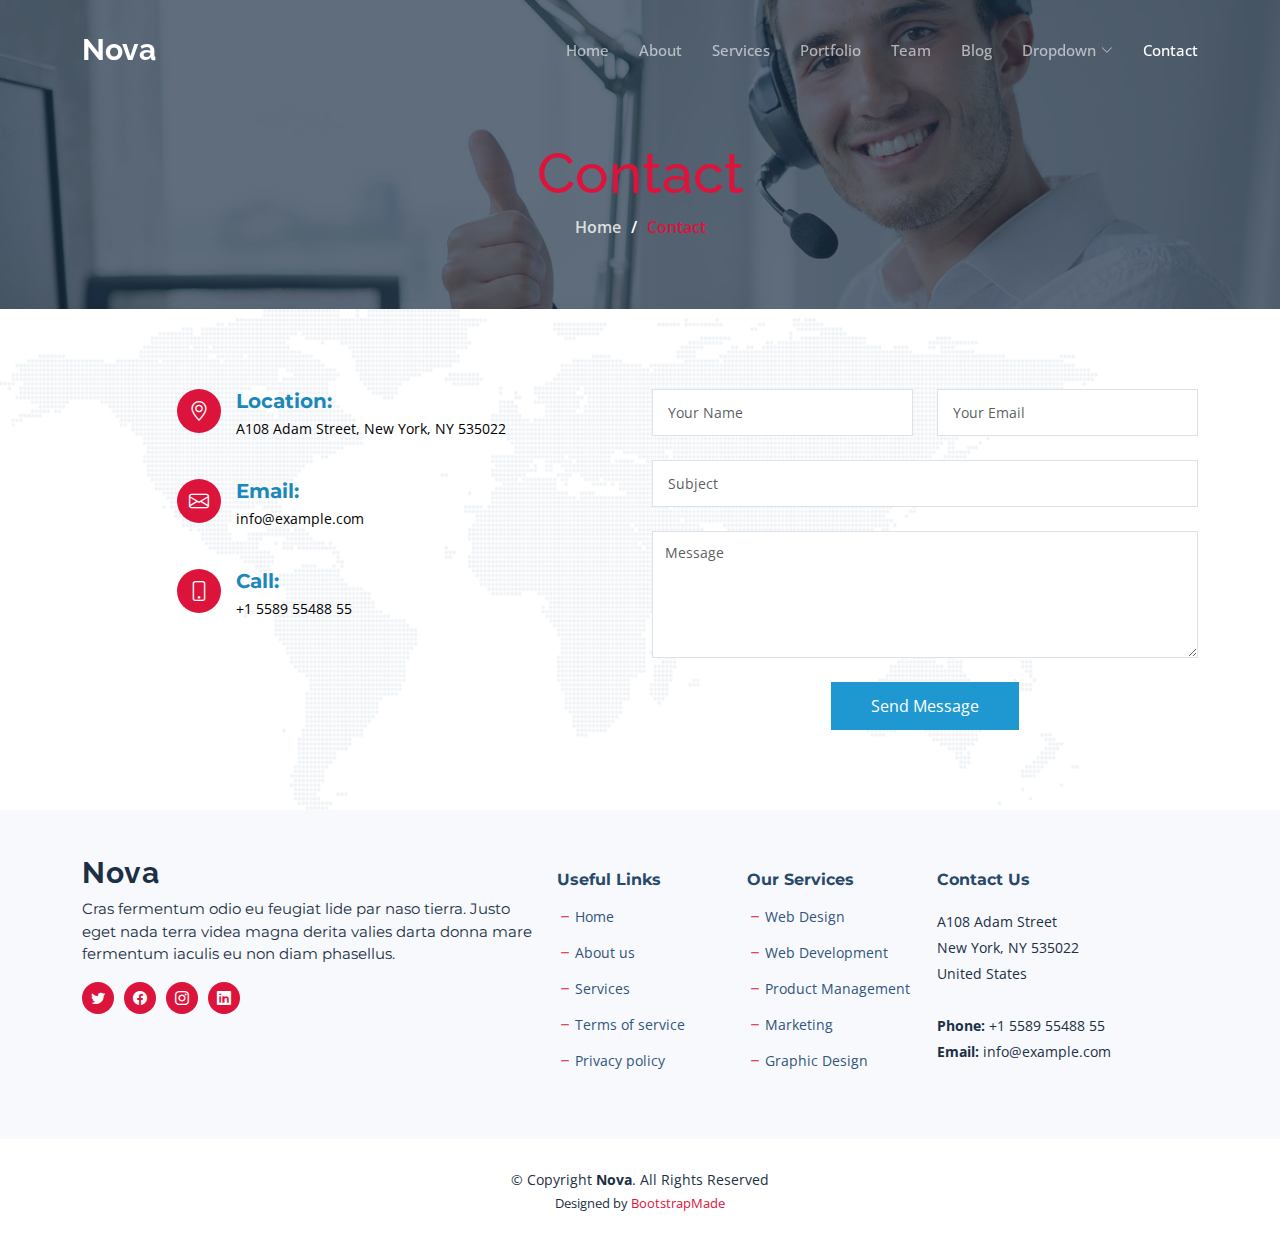
<file: contact.html>
<!DOCTYPE html>
<html lang="en">

<head>
  <meta charset="utf-8">
  <meta content="width=device-width, initial-scale=1.0" name="viewport">

  <title>Nova Bootstrap Template - Contact</title>
  <meta content="" name="description">
  <meta content="" name="keywords">

  <!-- Favicons -->
  <link href="assets/img/favicon.png" rel="icon">
  <link href="assets/img/apple-touch-icon.png" rel="apple-touch-icon">

  <!-- Google Fonts -->
  <link rel="preconnect" href="https://fonts.googleapis.com">
  <link rel="preconnect" href="https://fonts.gstatic.com" crossorigin>
  <link href="https://fonts.googleapis.com/css2?family=Open+Sans:ital,wght@0,300;0,400;0,500;0,600;0,700;1,300;1,400;1,600;1,700&family=Montserrat:ital,wght@0,300;0,400;0,500;0,600;0,700;1,300;1,400;1,500;1,600;1,700&family=Raleway:ital,wght@0,300;0,400;0,500;0,600;0,700;1,300;1,400;1,500;1,600;1,700&display=swap" rel="stylesheet">

  <!-- Vendor CSS Files -->
  <link href="assets/vendor/bootstrap/css/bootstrap.min.css" rel="stylesheet">
  <link href="assets/vendor/bootstrap-icons/bootstrap-icons.css" rel="stylesheet">
  <link href="assets/vendor/aos/aos.css" rel="stylesheet">
  <link href="assets/vendor/glightbox/css/glightbox.min.css" rel="stylesheet">
  <link href="assets/vendor/swiper/swiper-bundle.min.css" rel="stylesheet">
  <link href="assets/vendor/remixicon/remixicon.css" rel="stylesheet">

  <!-- Template Main CSS File -->
  <link href="assets/css/main.css" rel="stylesheet">

  <!-- =======================================================
  * Template Name: Nova
  * Template URL: https://bootstrapmade.com/nova-bootstrap-business-template/
  * Updated: Mar 17 2024 with Bootstrap v5.3.3
  * Author: BootstrapMade.com
  * License: https://bootstrapmade.com/license/
  ======================================================== -->
</head>

<body class="page-contact">

  <!-- ======= Header ======= -->
  <header id="header" class="header d-flex align-items-center fixed-top">
    <div class="container-fluid container-xl d-flex align-items-center justify-content-between">

      <a href="index.html" class="logo d-flex align-items-center">
        <!-- Uncomment the line below if you also wish to use an image logo -->
        <!-- <img src="assets/img/logo.png" alt=""> -->
        <h1 class="d-flex align-items-center">Nova</h1>
      </a>

      <i class="mobile-nav-toggle mobile-nav-show bi bi-list"></i>
      <i class="mobile-nav-toggle mobile-nav-hide d-none bi bi-x"></i>

      <nav id="navbar" class="navbar">
        <ul>
          <li><a href="index.html">Home</a></li>
          <li><a href="about.html">About</a></li>
          <li><a href="services.html">Services</a></li>
          <li><a href="portfolio.html">Portfolio</a></li>
          <li><a href="team.html">Team</a></li>
          <li><a href="blog.html">Blog</a></li>
          <li class="dropdown"><a href="#"><span>Dropdown</span> <i class="bi bi-chevron-down dropdown-indicator"></i></a>
            <ul>
              <li><a href="#">Dropdown 1</a></li>
              <li class="dropdown"><a href="#"><span>Deep Dropdown</span> <i class="bi bi-chevron-down dropdown-indicator"></i></a>
                <ul>
                  <li><a href="#">Deep Dropdown 1</a></li>
                  <li><a href="#">Deep Dropdown 2</a></li>
                  <li><a href="#">Deep Dropdown 3</a></li>
                  <li><a href="#">Deep Dropdown 4</a></li>
                  <li><a href="#">Deep Dropdown 5</a></li>
                </ul>
              </li>
              <li><a href="#">Dropdown 2</a></li>
              <li><a href="#">Dropdown 3</a></li>
              <li><a href="#">Dropdown 4</a></li>
            </ul>
          </li>
          <li><a href="contact.html" class="active">Contact</a></li>
        </ul>
      </nav><!-- .navbar -->

    </div>
  </header><!-- End Header -->

  <main id="main">

    <!-- ======= Breadcrumbs ======= -->
    <div class="breadcrumbs d-flex align-items-center" style="background-image: url('assets/img/contact-header.jpg');">
      <div class="container position-relative d-flex flex-column align-items-center">

        <h2>Contact</h2>
        <ol>
          <li><a href="index.html">Home</a></li>
          <li>Contact</li>
        </ol>

      </div>
    </div><!-- End Breadcrumbs -->

    <!-- ======= Contact Section ======= -->
    <section id="contact" class="contact">
      <div class="container position-relative" data-aos="fade-up">

        <div class="row gy-4 d-flex justify-content-end">

          <div class="col-lg-5" data-aos="fade-up" data-aos-delay="100">

            <div class="info-item d-flex">
              <i class="bi bi-geo-alt flex-shrink-0"></i>
              <div>
                <h4>Location:</h4>
                <p>A108 Adam Street, New York, NY 535022</p>
              </div>
            </div><!-- End Info Item -->

            <div class="info-item d-flex">
              <i class="bi bi-envelope flex-shrink-0"></i>
              <div>
                <h4>Email:</h4>
                <p>info@example.com</p>
              </div>
            </div><!-- End Info Item -->

            <div class="info-item d-flex">
              <i class="bi bi-phone flex-shrink-0"></i>
              <div>
                <h4>Call:</h4>
                <p>+1 5589 55488 55</p>
              </div>
            </div><!-- End Info Item -->

          </div>

          <div class="col-lg-6" data-aos="fade-up" data-aos-delay="250">

            <form action="forms/contact.php" method="post" role="form" class="php-email-form">
              <div class="row">
                <div class="col-md-6 form-group">
                  <input type="text" name="name" class="form-control" id="name" placeholder="Your Name" required>
                </div>
                <div class="col-md-6 form-group mt-3 mt-md-0">
                  <input type="email" class="form-control" name="email" id="email" placeholder="Your Email" required>
                </div>
              </div>
              <div class="form-group mt-3">
                <input type="text" class="form-control" name="subject" id="subject" placeholder="Subject" required>
              </div>
              <div class="form-group mt-3">
                <textarea class="form-control" name="message" rows="5" placeholder="Message" required></textarea>
              </div>
              <div class="my-3">
                <div class="loading">Loading</div>
                <div class="error-message"></div>
                <div class="sent-message">Your message has been sent. Thank you!</div>
              </div>
              <div class="text-center"><button type="submit">Send Message</button></div>
            </form>

          </div><!-- End Contact Form -->

        </div>

      </div>
    </section><!-- End Contact Section -->

  </main><!-- End #main -->

  <!-- ======= Footer ======= -->
  <footer id="footer" class="footer">

    <div class="footer-content">
      <div class="container">
        <div class="row gy-4">
          <div class="col-lg-5 col-md-12 footer-info">
            <a href="index.html" class="logo d-flex align-items-center">
              <span>Nova</span>
            </a>
            <p>Cras fermentum odio eu feugiat lide par naso tierra. Justo eget nada terra videa magna derita valies darta donna mare fermentum iaculis eu non diam phasellus.</p>
            <div class="social-links d-flex  mt-3">
              <a href="#" class="twitter"><i class="bi bi-twitter"></i></a>
              <a href="#" class="facebook"><i class="bi bi-facebook"></i></a>
              <a href="#" class="instagram"><i class="bi bi-instagram"></i></a>
              <a href="#" class="linkedin"><i class="bi bi-linkedin"></i></a>
            </div>
          </div>

          <div class="col-lg-2 col-6 footer-links">
            <h4>Useful Links</h4>
            <ul>
              <li><i class="bi bi-dash"></i> <a href="#">Home</a></li>
              <li><i class="bi bi-dash"></i> <a href="#">About us</a></li>
              <li><i class="bi bi-dash"></i> <a href="#">Services</a></li>
              <li><i class="bi bi-dash"></i> <a href="#">Terms of service</a></li>
              <li><i class="bi bi-dash"></i> <a href="#">Privacy policy</a></li>
            </ul>
          </div>

          <div class="col-lg-2 col-6 footer-links">
            <h4>Our Services</h4>
            <ul>
              <li><i class="bi bi-dash"></i> <a href="#">Web Design</a></li>
              <li><i class="bi bi-dash"></i> <a href="#">Web Development</a></li>
              <li><i class="bi bi-dash"></i> <a href="#">Product Management</a></li>
              <li><i class="bi bi-dash"></i> <a href="#">Marketing</a></li>
              <li><i class="bi bi-dash"></i> <a href="#">Graphic Design</a></li>
            </ul>
          </div>

          <div class="col-lg-3 col-md-12 footer-contact text-center text-md-start">
            <h4>Contact Us</h4>
            <p>
              A108 Adam Street <br>
              New York, NY 535022<br>
              United States <br><br>
              <strong>Phone:</strong> +1 5589 55488 55<br>
              <strong>Email:</strong> info@example.com<br>
            </p>

          </div>

        </div>
      </div>
    </div>

    <div class="footer-legal">
      <div class="container">
        <div class="copyright">
          &copy; Copyright <strong><span>Nova</span></strong>. All Rights Reserved
        </div>
        <div class="credits">
          <!-- All the links in the footer should remain intact. -->
          <!-- You can delete the links only if you purchased the pro version. -->
          <!-- Licensing information: https://bootstrapmade.com/license/ -->
          <!-- Purchase the pro version with working PHP/AJAX contact form: https://bootstrapmade.com/nova-bootstrap-business-template/ -->
          Designed by <a href="https://bootstrapmade.com/">BootstrapMade</a>
        </div>
      </div>
    </div>
  </footer><!-- End Footer --><!-- End Footer -->

  <a href="#" class="scroll-top d-flex align-items-center justify-content-center"><i class="bi bi-arrow-up-short"></i></a>

  <div id="preloader"></div>

  <!-- Vendor JS Files -->
  <script src="assets/vendor/bootstrap/js/bootstrap.bundle.min.js"></script>
  <script src="assets/vendor/aos/aos.js"></script>
  <script src="assets/vendor/glightbox/js/glightbox.min.js"></script>
  <script src="assets/vendor/swiper/swiper-bundle.min.js"></script>
  <script src="assets/vendor/isotope-layout/isotope.pkgd.min.js"></script>
  <script src="assets/vendor/php-email-form/validate.js"></script>

  <!-- Template Main JS File -->
  <script src="assets/js/main.js"></script>

</body>

</html>
</file>
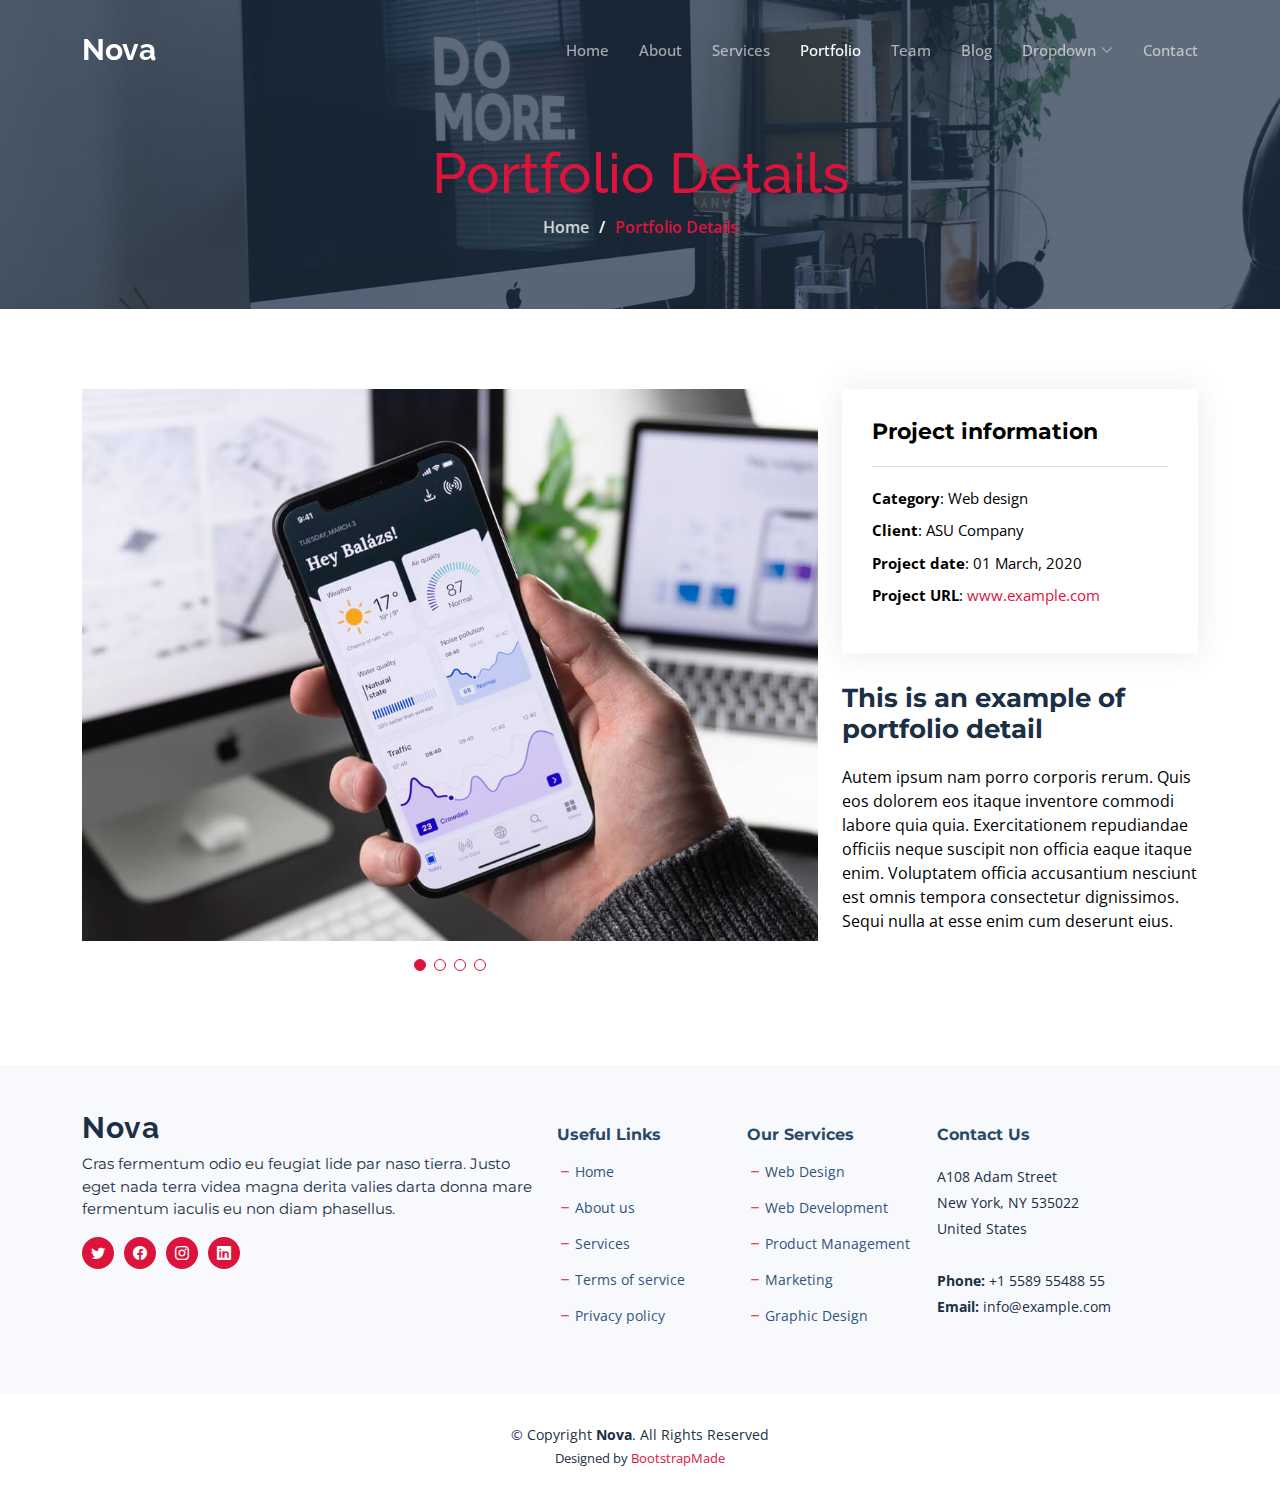
<file: portfolio-details.html>
<!DOCTYPE html>
<html lang="en">

<head>
  <meta charset="utf-8">
  <meta content="width=device-width, initial-scale=1.0" name="viewport">

  <title>Portfolio Details - HeroBiz Bootstrap Template</title>
  <meta content="" name="description">
  <meta content="" name="keywords">

  <!-- Favicons -->
  <link href="assets/img/favicon.png" rel="icon">
  <link href="assets/img/apple-touch-icon.png" rel="apple-touch-icon">

  <!-- Google Fonts -->
  <link rel="preconnect" href="https://fonts.googleapis.com">
  <link rel="preconnect" href="https://fonts.gstatic.com" crossorigin>
  <link href="https://fonts.googleapis.com/css2?family=Open+Sans:ital,wght@0,300;0,400;0,500;0,600;0,700;1,300;1,400;1,600;1,700&family=Montserrat:ital,wght@0,300;0,400;0,500;0,600;0,700;1,300;1,400;1,500;1,600;1,700&family=Raleway:ital,wght@0,300;0,400;0,500;0,600;0,700;1,300;1,400;1,500;1,600;1,700&display=swap" rel="stylesheet">

  <!-- Vendor CSS Files -->
  <link href="assets/vendor/bootstrap/css/bootstrap.min.css" rel="stylesheet">
  <link href="assets/vendor/bootstrap-icons/bootstrap-icons.css" rel="stylesheet">
  <link href="assets/vendor/aos/aos.css" rel="stylesheet">
  <link href="assets/vendor/glightbox/css/glightbox.min.css" rel="stylesheet">
  <link href="assets/vendor/swiper/swiper-bundle.min.css" rel="stylesheet">
  <link href="assets/vendor/remixicon/remixicon.css" rel="stylesheet">

  <!-- Template Main CSS File -->
  <link href="assets/css/main.css" rel="stylesheet">

  <!-- =======================================================
  * Template Name: Nova
  * Template URL: https://bootstrapmade.com/nova-bootstrap-business-template/
  * Updated: Mar 17 2024 with Bootstrap v5.3.3
  * Author: BootstrapMade.com
  * License: https://bootstrapmade.com/license/
  ======================================================== -->
</head>

<body class="page-portfolio">

  <!-- ======= Header ======= -->
  <header id="header" class="header d-flex align-items-center fixed-top">
    <div class="container-fluid container-xl d-flex align-items-center justify-content-between">

      <a href="index.html" class="logo d-flex align-items-center">
        <!-- Uncomment the line below if you also wish to use an image logo -->
        <!-- <img src="assets/img/logo.png" alt=""> -->
        <h1 class="d-flex align-items-center">Nova</h1>
      </a>

      <i class="mobile-nav-toggle mobile-nav-show bi bi-list"></i>
      <i class="mobile-nav-toggle mobile-nav-hide d-none bi bi-x"></i>

      <nav id="navbar" class="navbar">
        <ul>
          <li><a href="index.html">Home</a></li>
          <li><a href="about.html">About</a></li>
          <li><a href="services.html">Services</a></li>
          <li><a href="portfolio.html" class="active">Portfolio</a></li>
          <li><a href="team.html">Team</a></li>
          <li><a href="blog.html">Blog</a></li>
          <li class="dropdown"><a href="#"><span>Dropdown</span> <i class="bi bi-chevron-down dropdown-indicator"></i></a>
            <ul>
              <li><a href="#">Dropdown 1</a></li>
              <li class="dropdown"><a href="#"><span>Deep Dropdown</span> <i class="bi bi-chevron-down dropdown-indicator"></i></a>
                <ul>
                  <li><a href="#">Deep Dropdown 1</a></li>
                  <li><a href="#">Deep Dropdown 2</a></li>
                  <li><a href="#">Deep Dropdown 3</a></li>
                  <li><a href="#">Deep Dropdown 4</a></li>
                  <li><a href="#">Deep Dropdown 5</a></li>
                </ul>
              </li>
              <li><a href="#">Dropdown 2</a></li>
              <li><a href="#">Dropdown 3</a></li>
              <li><a href="#">Dropdown 4</a></li>
            </ul>
          </li>
          <li><a href="contact.html">Contact</a></li>
        </ul>
      </nav><!-- .navbar -->

    </div>
  </header><!-- End Header -->

  <main id="main">

    <!-- ======= Breadcrumbs ======= -->
    <div class="breadcrumbs d-flex align-items-center" style="background-image: url('assets/img/portfolio-header.jpg');">
      <div class="container position-relative d-flex flex-column align-items-center">

        <h2>Portfolio Details</h2>
        <ol>
          <li><a href="index.html">Home</a></li>
          <li>Portfolio Details</li>
        </ol>

      </div>
    </div><!-- End Breadcrumbs -->

    <!-- ======= Portfolio Details Section ======= -->
    <section id="portfolio-details" class="portfolio-details">
      <div class="container" data-aos="fade-up">

        <div class="row gy-4">

          <div class="col-lg-8">
            <div class="slides-1 portfolio-details-slider swiper">
              <div class="swiper-wrapper align-items-center">

                <div class="swiper-slide">
                  <img src="assets/img/portfolio/app-1.jpg" alt="">
                </div>

                <div class="swiper-slide">
                  <img src="assets/img/portfolio/product-1.jpg" alt="">
                </div>

                <div class="swiper-slide">
                  <img src="assets/img/portfolio/branding-1.jpg" alt="">
                </div>

                <div class="swiper-slide">
                  <img src="assets/img/portfolio/books-1.jpg" alt="">
                </div>

              </div>
              <div class="swiper-pagination"></div>
            </div>
          </div>

          <div class="col-lg-4">
            <div class="portfolio-info">
              <h3>Project information</h3>
              <ul>
                <li><strong>Category</strong>: Web design</li>
                <li><strong>Client</strong>: ASU Company</li>
                <li><strong>Project date</strong>: 01 March, 2020</li>
                <li><strong>Project URL</strong>: <a href="#">www.example.com</a></li>
              </ul>
            </div>
            <div class="portfolio-description">
              <h2>This is an example of portfolio detail</h2>
              <p>
                Autem ipsum nam porro corporis rerum. Quis eos dolorem eos itaque inventore commodi labore quia quia. Exercitationem repudiandae officiis neque suscipit non officia eaque itaque enim. Voluptatem officia accusantium nesciunt est omnis tempora consectetur dignissimos. Sequi nulla at esse enim cum deserunt eius.
              </p>
            </div>
          </div>

        </div>

      </div>
    </section><!-- End Portfolio Details Section -->

  </main><!-- End #main -->

  <!-- ======= Footer ======= -->
  <footer id="footer" class="footer">

    <div class="footer-content">
      <div class="container">
        <div class="row gy-4">
          <div class="col-lg-5 col-md-12 footer-info">
            <a href="index.html" class="logo d-flex align-items-center">
              <span>Nova</span>
            </a>
            <p>Cras fermentum odio eu feugiat lide par naso tierra. Justo eget nada terra videa magna derita valies darta donna mare fermentum iaculis eu non diam phasellus.</p>
            <div class="social-links d-flex  mt-3">
              <a href="#" class="twitter"><i class="bi bi-twitter"></i></a>
              <a href="#" class="facebook"><i class="bi bi-facebook"></i></a>
              <a href="#" class="instagram"><i class="bi bi-instagram"></i></a>
              <a href="#" class="linkedin"><i class="bi bi-linkedin"></i></a>
            </div>
          </div>

          <div class="col-lg-2 col-6 footer-links">
            <h4>Useful Links</h4>
            <ul>
              <li><i class="bi bi-dash"></i> <a href="#">Home</a></li>
              <li><i class="bi bi-dash"></i> <a href="#">About us</a></li>
              <li><i class="bi bi-dash"></i> <a href="#">Services</a></li>
              <li><i class="bi bi-dash"></i> <a href="#">Terms of service</a></li>
              <li><i class="bi bi-dash"></i> <a href="#">Privacy policy</a></li>
            </ul>
          </div>

          <div class="col-lg-2 col-6 footer-links">
            <h4>Our Services</h4>
            <ul>
              <li><i class="bi bi-dash"></i> <a href="#">Web Design</a></li>
              <li><i class="bi bi-dash"></i> <a href="#">Web Development</a></li>
              <li><i class="bi bi-dash"></i> <a href="#">Product Management</a></li>
              <li><i class="bi bi-dash"></i> <a href="#">Marketing</a></li>
              <li><i class="bi bi-dash"></i> <a href="#">Graphic Design</a></li>
            </ul>
          </div>

          <div class="col-lg-3 col-md-12 footer-contact text-center text-md-start">
            <h4>Contact Us</h4>
            <p>
              A108 Adam Street <br>
              New York, NY 535022<br>
              United States <br><br>
              <strong>Phone:</strong> +1 5589 55488 55<br>
              <strong>Email:</strong> info@example.com<br>
            </p>

          </div>

        </div>
      </div>
    </div>

    <div class="footer-legal">
      <div class="container">
        <div class="copyright">
          &copy; Copyright <strong><span>Nova</span></strong>. All Rights Reserved
        </div>
        <div class="credits">
          <!-- All the links in the footer should remain intact. -->
          <!-- You can delete the links only if you purchased the pro version. -->
          <!-- Licensing information: https://bootstrapmade.com/license/ -->
          <!-- Purchase the pro version with working PHP/AJAX contact form: https://bootstrapmade.com/nova-bootstrap-business-template/ -->
          Designed by <a href="https://bootstrapmade.com/">BootstrapMade</a>
        </div>
      </div>
    </div>
  </footer><!-- End Footer --><!-- End Footer -->

  <a href="#" class="scroll-top d-flex align-items-center justify-content-center"><i class="bi bi-arrow-up-short"></i></a>

  <div id="preloader"></div>

  <!-- Vendor JS Files -->
  <script src="assets/vendor/bootstrap/js/bootstrap.bundle.min.js"></script>
  <script src="assets/vendor/aos/aos.js"></script>
  <script src="assets/vendor/glightbox/js/glightbox.min.js"></script>
  <script src="assets/vendor/swiper/swiper-bundle.min.js"></script>
  <script src="assets/vendor/isotope-layout/isotope.pkgd.min.js"></script>
  <script src="assets/vendor/php-email-form/validate.js"></script>

  <!-- Template Main JS File -->
  <script src="assets/js/main.js"></script>

</body>

</html>
</file>
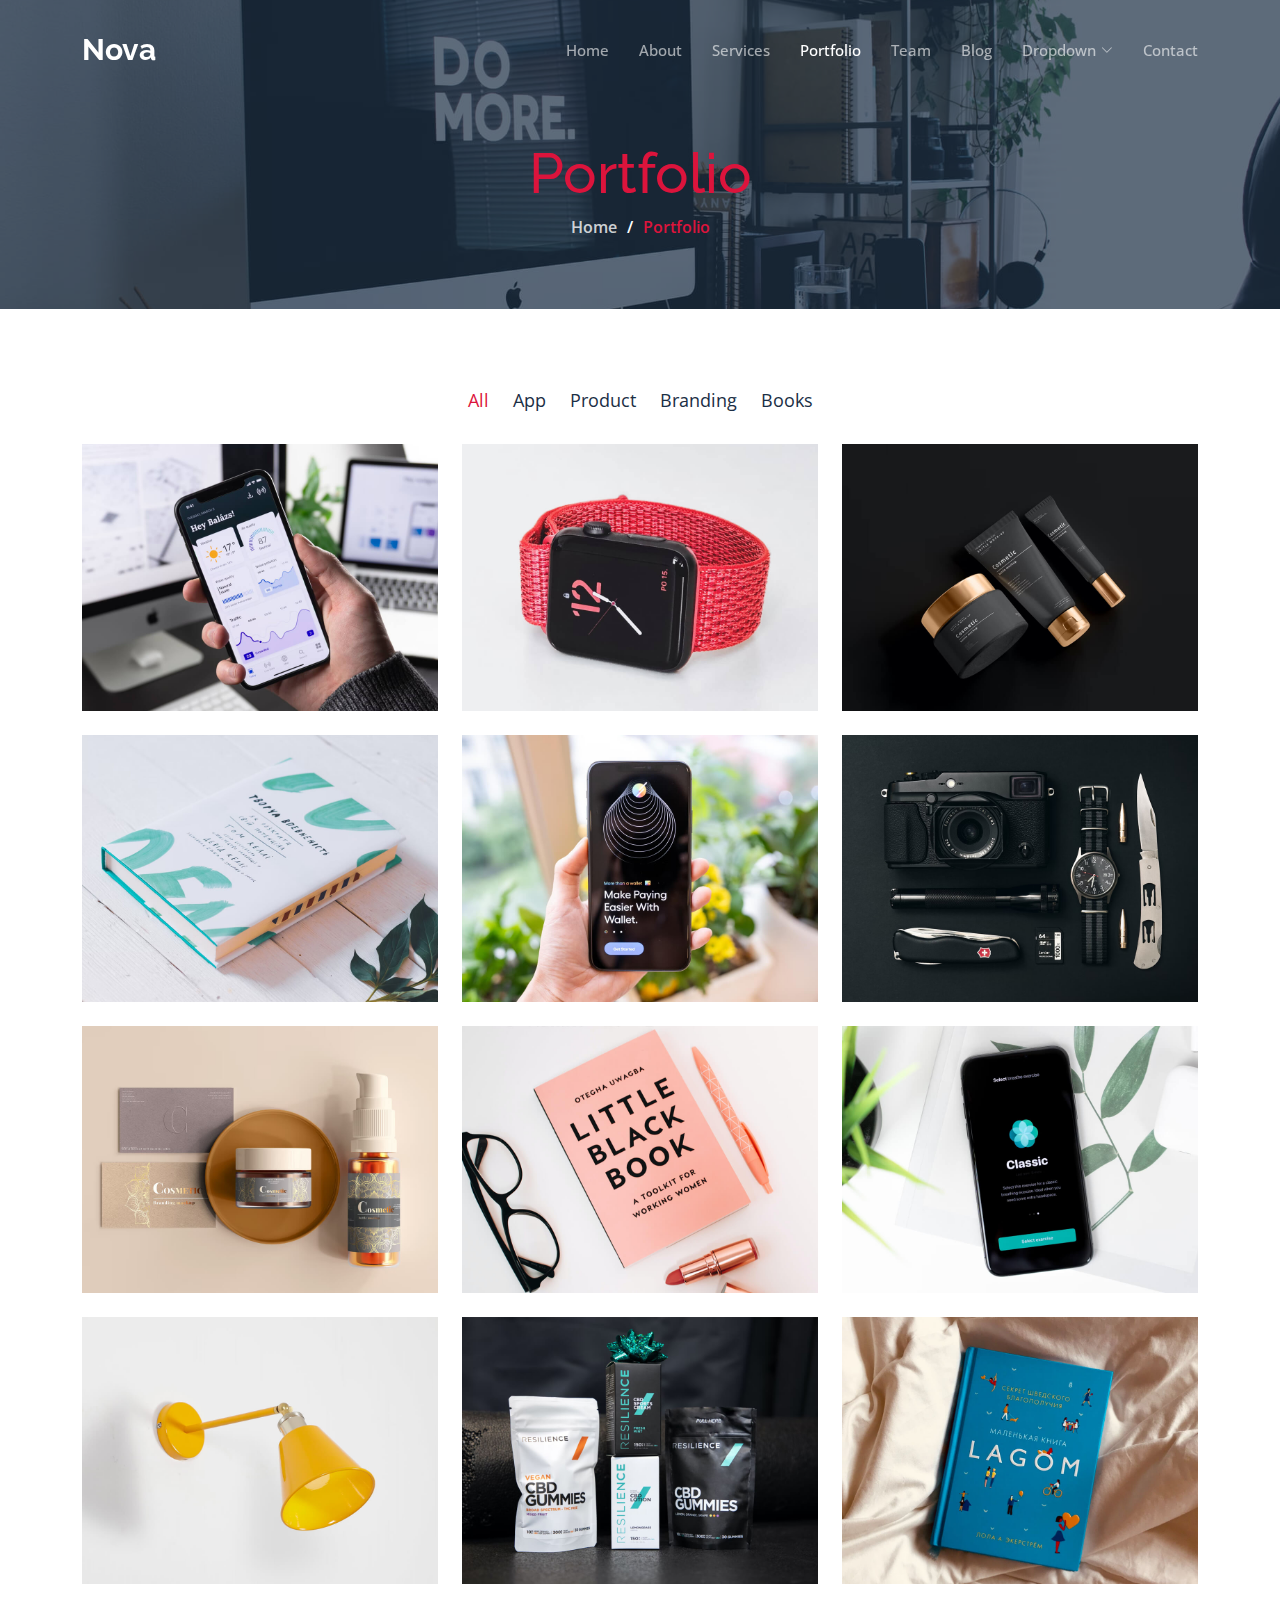
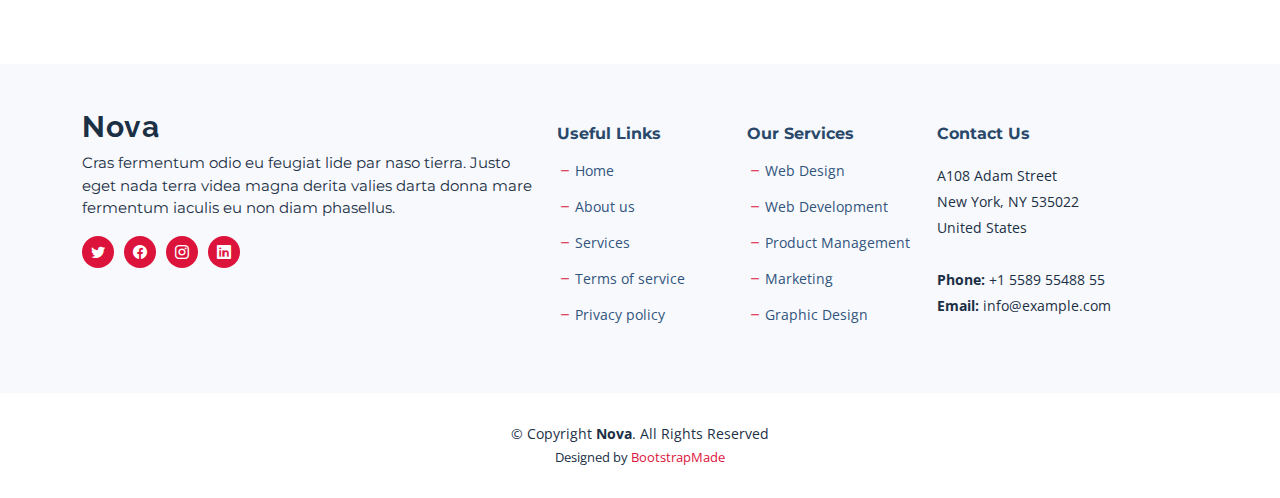
<file: portfolio.html>
<!DOCTYPE html>
<html lang="en">

<head>
  <meta charset="utf-8">
  <meta content="width=device-width, initial-scale=1.0" name="viewport">

  <title>Nova Bootstrap Template - Portfolio</title>
  <meta content="" name="description">
  <meta content="" name="keywords">

  <!-- Favicons -->
  <link href="assets/img/favicon.png" rel="icon">
  <link href="assets/img/apple-touch-icon.png" rel="apple-touch-icon">

  <!-- Google Fonts -->
  <link rel="preconnect" href="https://fonts.googleapis.com">
  <link rel="preconnect" href="https://fonts.gstatic.com" crossorigin>
  <link href="https://fonts.googleapis.com/css2?family=Open+Sans:ital,wght@0,300;0,400;0,500;0,600;0,700;1,300;1,400;1,600;1,700&family=Montserrat:ital,wght@0,300;0,400;0,500;0,600;0,700;1,300;1,400;1,500;1,600;1,700&family=Raleway:ital,wght@0,300;0,400;0,500;0,600;0,700;1,300;1,400;1,500;1,600;1,700&display=swap" rel="stylesheet">

  <!-- Vendor CSS Files -->
  <link href="assets/vendor/bootstrap/css/bootstrap.min.css" rel="stylesheet">
  <link href="assets/vendor/bootstrap-icons/bootstrap-icons.css" rel="stylesheet">
  <link href="assets/vendor/aos/aos.css" rel="stylesheet">
  <link href="assets/vendor/glightbox/css/glightbox.min.css" rel="stylesheet">
  <link href="assets/vendor/swiper/swiper-bundle.min.css" rel="stylesheet">
  <link href="assets/vendor/remixicon/remixicon.css" rel="stylesheet">

  <!-- Template Main CSS File -->
  <link href="assets/css/main.css" rel="stylesheet">

  <!-- =======================================================
  * Template Name: Nova
  * Template URL: https://bootstrapmade.com/nova-bootstrap-business-template/
  * Updated: Mar 17 2024 with Bootstrap v5.3.3
  * Author: BootstrapMade.com
  * License: https://bootstrapmade.com/license/
  ======================================================== -->
</head>

<body class="page-portfolio">

  <!-- ======= Header ======= -->
  <header id="header" class="header d-flex align-items-center fixed-top">
    <div class="container-fluid container-xl d-flex align-items-center justify-content-between">

      <a href="index.html" class="logo d-flex align-items-center">
        <!-- Uncomment the line below if you also wish to use an image logo -->
        <!-- <img src="assets/img/logo.png" alt=""> -->
        <h1 class="d-flex align-items-center">Nova</h1>
      </a>

      <i class="mobile-nav-toggle mobile-nav-show bi bi-list"></i>
      <i class="mobile-nav-toggle mobile-nav-hide d-none bi bi-x"></i>

      <nav id="navbar" class="navbar">
        <ul>
          <li><a href="index.html">Home</a></li>
          <li><a href="about.html">About</a></li>
          <li><a href="services.html">Services</a></li>
          <li><a href="portfolio.html" class="active">Portfolio</a></li>
          <li><a href="team.html">Team</a></li>
          <li><a href="blog.html">Blog</a></li>
          <li class="dropdown"><a href="#"><span>Dropdown</span> <i class="bi bi-chevron-down dropdown-indicator"></i></a>
            <ul>
              <li><a href="#">Dropdown 1</a></li>
              <li class="dropdown"><a href="#"><span>Deep Dropdown</span> <i class="bi bi-chevron-down dropdown-indicator"></i></a>
                <ul>
                  <li><a href="#">Deep Dropdown 1</a></li>
                  <li><a href="#">Deep Dropdown 2</a></li>
                  <li><a href="#">Deep Dropdown 3</a></li>
                  <li><a href="#">Deep Dropdown 4</a></li>
                  <li><a href="#">Deep Dropdown 5</a></li>
                </ul>
              </li>
              <li><a href="#">Dropdown 2</a></li>
              <li><a href="#">Dropdown 3</a></li>
              <li><a href="#">Dropdown 4</a></li>
            </ul>
          </li>
          <li><a href="contact.html">Contact</a></li>
        </ul>
      </nav><!-- .navbar -->

    </div>
  </header><!-- End Header -->

  <main id="main">

    <!-- ======= Breadcrumbs ======= -->
    <div class="breadcrumbs d-flex align-items-center" style="background-image: url('assets/img/portfolio-header.jpg');">
      <div class="container position-relative d-flex flex-column align-items-center">

        <h2>Portfolio</h2>
        <ol>
          <li><a href="index.html">Home</a></li>
          <li>Portfolio</li>
        </ol>

      </div>
    </div><!-- End Breadcrumbs -->

    <!-- ======= Portfolio Section ======= -->
    <section id="portfolio" class="portfolio">
      <div class="container" data-aos="fade-up">

        <div class="portfolio-isotope" data-portfolio-filter="*" data-portfolio-layout="masonry" data-portfolio-sort="original-order">

          <ul class="portfolio-flters" data-aos="fade-up" data-aos-delay="100">
            <li data-filter="*" class="filter-active">All</li>
            <li data-filter=".filter-app">App</li>
            <li data-filter=".filter-product">Product</li>
            <li data-filter=".filter-branding">Branding</li>
            <li data-filter=".filter-books">Books</li>
          </ul><!-- End Portfolio Filters -->

          <div class="row gy-4 portfolio-container" data-aos="fade-up" data-aos-delay="300">

            <div class="col-lg-4 col-md-6 portfolio-item filter-app">
              <img src="assets/img/portfolio/app-1.jpg" class="img-fluid" alt="">
              <div class="portfolio-info">
                <h4>App 1</h4>
                <p>Lorem ipsum, dolor sit amet consectetur</p>
                <a href="assets/img/portfolio/app-1.jpg" title="App 1" data-gallery="portfolio-gallery-app" class="glightbox preview-link"><i class="bi bi-zoom-in"></i></a>
                <a href="portfolio-details.html" title="More Details" class="details-link"><i class="bi bi-link-45deg"></i></a>
              </div>
            </div><!-- End Portfolio Item -->

            <div class="col-lg-4 col-md-6 portfolio-item filter-product">
              <img src="assets/img/portfolio/product-1.jpg" class="img-fluid" alt="">
              <div class="portfolio-info">
                <h4>Product 1</h4>
                <p>Lorem ipsum, dolor sit amet consectetur</p>
                <a href="assets/img/portfolio/product-1.jpg" title="Product 1" data-gallery="portfolio-gallery-product" class="glightbox preview-link"><i class="bi bi-zoom-in"></i></a>
                <a href="portfolio-details.html" title="More Details" class="details-link"><i class="bi bi-link-45deg"></i></a>
              </div>
            </div><!-- End Portfolio Item -->

            <div class="col-lg-4 col-md-6 portfolio-item filter-branding">
              <img src="assets/img/portfolio/branding-1.jpg" class="img-fluid" alt="">
              <div class="portfolio-info">
                <h4>Branding 1</h4>
                <p>Lorem ipsum, dolor sit amet consectetur</p>
                <a href="assets/img/portfolio/branding-1.jpg" title="Branding 1" data-gallery="portfolio-gallery-branding" class="glightbox preview-link"><i class="bi bi-zoom-in"></i></a>
                <a href="portfolio-details.html" title="More Details" class="details-link"><i class="bi bi-link-45deg"></i></a>
              </div>
            </div><!-- End Portfolio Item -->

            <div class="col-lg-4 col-md-6 portfolio-item filter-books">
              <img src="assets/img/portfolio/books-1.jpg" class="img-fluid" alt="">
              <div class="portfolio-info">
                <h4>Books 1</h4>
                <p>Lorem ipsum, dolor sit amet consectetur</p>
                <a href="assets/img/portfolio/books-1.jpg" title="Branding 1" data-gallery="portfolio-gallery-book" class="glightbox preview-link"><i class="bi bi-zoom-in"></i></a>
                <a href="portfolio-details.html" title="More Details" class="details-link"><i class="bi bi-link-45deg"></i></a>
              </div>
            </div><!-- End Portfolio Item -->

            <div class="col-lg-4 col-md-6 portfolio-item filter-app">
              <img src="assets/img/portfolio/app-2.jpg" class="img-fluid" alt="">
              <div class="portfolio-info">
                <h4>App 2</h4>
                <p>Lorem ipsum, dolor sit amet consectetur</p>
                <a href="assets/img/portfolio/app-2.jpg" title="App 2" data-gallery="portfolio-gallery-app" class="glightbox preview-link"><i class="bi bi-zoom-in"></i></a>
                <a href="portfolio-details.html" title="More Details" class="details-link"><i class="bi bi-link-45deg"></i></a>
              </div>
            </div><!-- End Portfolio Item -->

            <div class="col-lg-4 col-md-6 portfolio-item filter-product">
              <img src="assets/img/portfolio/product-2.jpg" class="img-fluid" alt="">
              <div class="portfolio-info">
                <h4>Product 2</h4>
                <p>Lorem ipsum, dolor sit amet consectetur</p>
                <a href="assets/img/portfolio/product-2.jpg" title="Product 2" data-gallery="portfolio-gallery-product" class="glightbox preview-link"><i class="bi bi-zoom-in"></i></a>
                <a href="portfolio-details.html" title="More Details" class="details-link"><i class="bi bi-link-45deg"></i></a>
              </div>
            </div><!-- End Portfolio Item -->

            <div class="col-lg-4 col-md-6 portfolio-item filter-branding">
              <img src="assets/img/portfolio/branding-2.jpg" class="img-fluid" alt="">
              <div class="portfolio-info">
                <h4>Branding 2</h4>
                <p>Lorem ipsum, dolor sit amet consectetur</p>
                <a href="assets/img/portfolio/branding-2.jpg" title="Branding 2" data-gallery="portfolio-gallery-branding" class="glightbox preview-link"><i class="bi bi-zoom-in"></i></a>
                <a href="portfolio-details.html" title="More Details" class="details-link"><i class="bi bi-link-45deg"></i></a>
              </div>
            </div><!-- End Portfolio Item -->

            <div class="col-lg-4 col-md-6 portfolio-item filter-books">
              <img src="assets/img/portfolio/books-2.jpg" class="img-fluid" alt="">
              <div class="portfolio-info">
                <h4>Books 2</h4>
                <p>Lorem ipsum, dolor sit amet consectetur</p>
                <a href="assets/img/portfolio/books-2.jpg" title="Branding 2" data-gallery="portfolio-gallery-book" class="glightbox preview-link"><i class="bi bi-zoom-in"></i></a>
                <a href="portfolio-details.html" title="More Details" class="details-link"><i class="bi bi-link-45deg"></i></a>
              </div>
            </div><!-- End Portfolio Item -->

            <div class="col-lg-4 col-md-6 portfolio-item filter-app">
              <img src="assets/img/portfolio/app-3.jpg" class="img-fluid" alt="">
              <div class="portfolio-info">
                <h4>App 3</h4>
                <p>Lorem ipsum, dolor sit amet consectetur</p>
                <a href="assets/img/portfolio/app-3.jpg" title="App 3" data-gallery="portfolio-gallery-app" class="glightbox preview-link"><i class="bi bi-zoom-in"></i></a>
                <a href="portfolio-details.html" title="More Details" class="details-link"><i class="bi bi-link-45deg"></i></a>
              </div>
            </div><!-- End Portfolio Item -->

            <div class="col-lg-4 col-md-6 portfolio-item filter-product">
              <img src="assets/img/portfolio/product-3.jpg" class="img-fluid" alt="">
              <div class="portfolio-info">
                <h4>Product 3</h4>
                <p>Lorem ipsum, dolor sit amet consectetur</p>
                <a href="assets/img/portfolio/product-3.jpg" title="Product 3" data-gallery="portfolio-gallery-product" class="glightbox preview-link"><i class="bi bi-zoom-in"></i></a>
                <a href="portfolio-details.html" title="More Details" class="details-link"><i class="bi bi-link-45deg"></i></a>
              </div>
            </div><!-- End Portfolio Item -->

            <div class="col-lg-4 col-md-6 portfolio-item filter-branding">
              <img src="assets/img/portfolio/branding-3.jpg" class="img-fluid" alt="">
              <div class="portfolio-info">
                <h4>Branding 3</h4>
                <p>Lorem ipsum, dolor sit amet consectetur</p>
                <a href="assets/img/portfolio/branding-3.jpg" title="Branding 2" data-gallery="portfolio-gallery-branding" class="glightbox preview-link"><i class="bi bi-zoom-in"></i></a>
                <a href="portfolio-details.html" title="More Details" class="details-link"><i class="bi bi-link-45deg"></i></a>
              </div>
            </div><!-- End Portfolio Item -->

            <div class="col-lg-4 col-md-6 portfolio-item filter-books">
              <img src="assets/img/portfolio/books-3.jpg" class="img-fluid" alt="">
              <div class="portfolio-info">
                <h4>Books 3</h4>
                <p>Lorem ipsum, dolor sit amet consectetur</p>
                <a href="assets/img/portfolio/books-3.jpg" title="Branding 3" data-gallery="portfolio-gallery-book" class="glightbox preview-link"><i class="bi bi-zoom-in"></i></a>
                <a href="portfolio-details.html" title="More Details" class="details-link"><i class="bi bi-link-45deg"></i></a>
              </div>
            </div><!-- End Portfolio Item -->

          </div><!-- End Portfolio Container -->

        </div>

      </div>
    </section><!-- End Portfolio Section -->

  </main><!-- End #main -->

  <!-- ======= Footer ======= -->
  <footer id="footer" class="footer">

    <div class="footer-content">
      <div class="container">
        <div class="row gy-4">
          <div class="col-lg-5 col-md-12 footer-info">
            <a href="index.html" class="logo d-flex align-items-center">
              <span>Nova</span>
            </a>
            <p>Cras fermentum odio eu feugiat lide par naso tierra. Justo eget nada terra videa magna derita valies darta donna mare fermentum iaculis eu non diam phasellus.</p>
            <div class="social-links d-flex  mt-3">
              <a href="#" class="twitter"><i class="bi bi-twitter"></i></a>
              <a href="#" class="facebook"><i class="bi bi-facebook"></i></a>
              <a href="#" class="instagram"><i class="bi bi-instagram"></i></a>
              <a href="#" class="linkedin"><i class="bi bi-linkedin"></i></a>
            </div>
          </div>

          <div class="col-lg-2 col-6 footer-links">
            <h4>Useful Links</h4>
            <ul>
              <li><i class="bi bi-dash"></i> <a href="#">Home</a></li>
              <li><i class="bi bi-dash"></i> <a href="#">About us</a></li>
              <li><i class="bi bi-dash"></i> <a href="#">Services</a></li>
              <li><i class="bi bi-dash"></i> <a href="#">Terms of service</a></li>
              <li><i class="bi bi-dash"></i> <a href="#">Privacy policy</a></li>
            </ul>
          </div>

          <div class="col-lg-2 col-6 footer-links">
            <h4>Our Services</h4>
            <ul>
              <li><i class="bi bi-dash"></i> <a href="#">Web Design</a></li>
              <li><i class="bi bi-dash"></i> <a href="#">Web Development</a></li>
              <li><i class="bi bi-dash"></i> <a href="#">Product Management</a></li>
              <li><i class="bi bi-dash"></i> <a href="#">Marketing</a></li>
              <li><i class="bi bi-dash"></i> <a href="#">Graphic Design</a></li>
            </ul>
          </div>

          <div class="col-lg-3 col-md-12 footer-contact text-center text-md-start">
            <h4>Contact Us</h4>
            <p>
              A108 Adam Street <br>
              New York, NY 535022<br>
              United States <br><br>
              <strong>Phone:</strong> +1 5589 55488 55<br>
              <strong>Email:</strong> info@example.com<br>
            </p>

          </div>

        </div>
      </div>
    </div>

    <div class="footer-legal">
      <div class="container">
        <div class="copyright">
          &copy; Copyright <strong><span>Nova</span></strong>. All Rights Reserved
        </div>
        <div class="credits">
          <!-- All the links in the footer should remain intact. -->
          <!-- You can delete the links only if you purchased the pro version. -->
          <!-- Licensing information: https://bootstrapmade.com/license/ -->
          <!-- Purchase the pro version with working PHP/AJAX contact form: https://bootstrapmade.com/nova-bootstrap-business-template/ -->
          Designed by <a href="https://bootstrapmade.com/">BootstrapMade</a>
        </div>
      </div>
    </div>
  </footer><!-- End Footer --><!-- End Footer -->

  <a href="#" class="scroll-top d-flex align-items-center justify-content-center"><i class="bi bi-arrow-up-short"></i></a>

  <div id="preloader"></div>

  <!-- Vendor JS Files -->
  <script src="assets/vendor/bootstrap/js/bootstrap.bundle.min.js"></script>
  <script src="assets/vendor/aos/aos.js"></script>
  <script src="assets/vendor/glightbox/js/glightbox.min.js"></script>
  <script src="assets/vendor/swiper/swiper-bundle.min.js"></script>
  <script src="assets/vendor/isotope-layout/isotope.pkgd.min.js"></script>
  <script src="assets/vendor/php-email-form/validate.js"></script>

  <!-- Template Main JS File -->
  <script src="assets/js/main.js"></script>

</body>

</html>
</file>
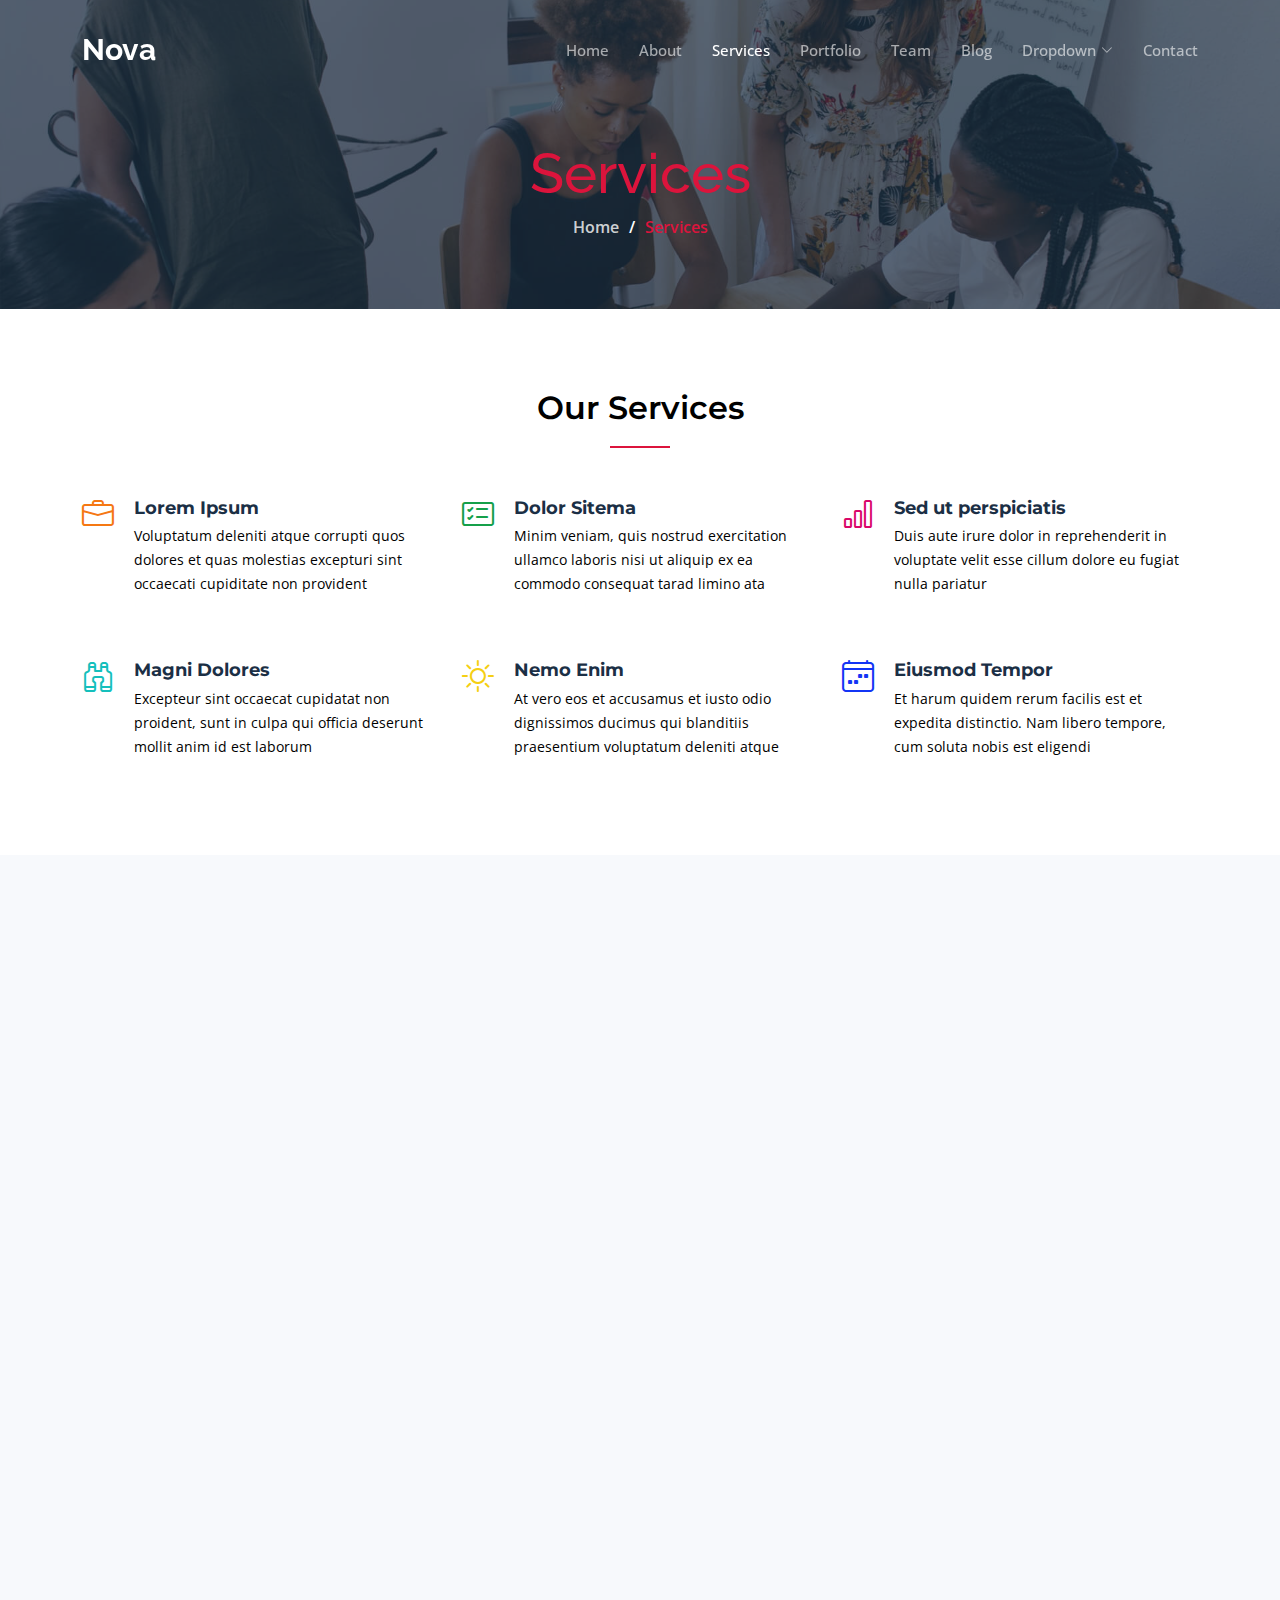
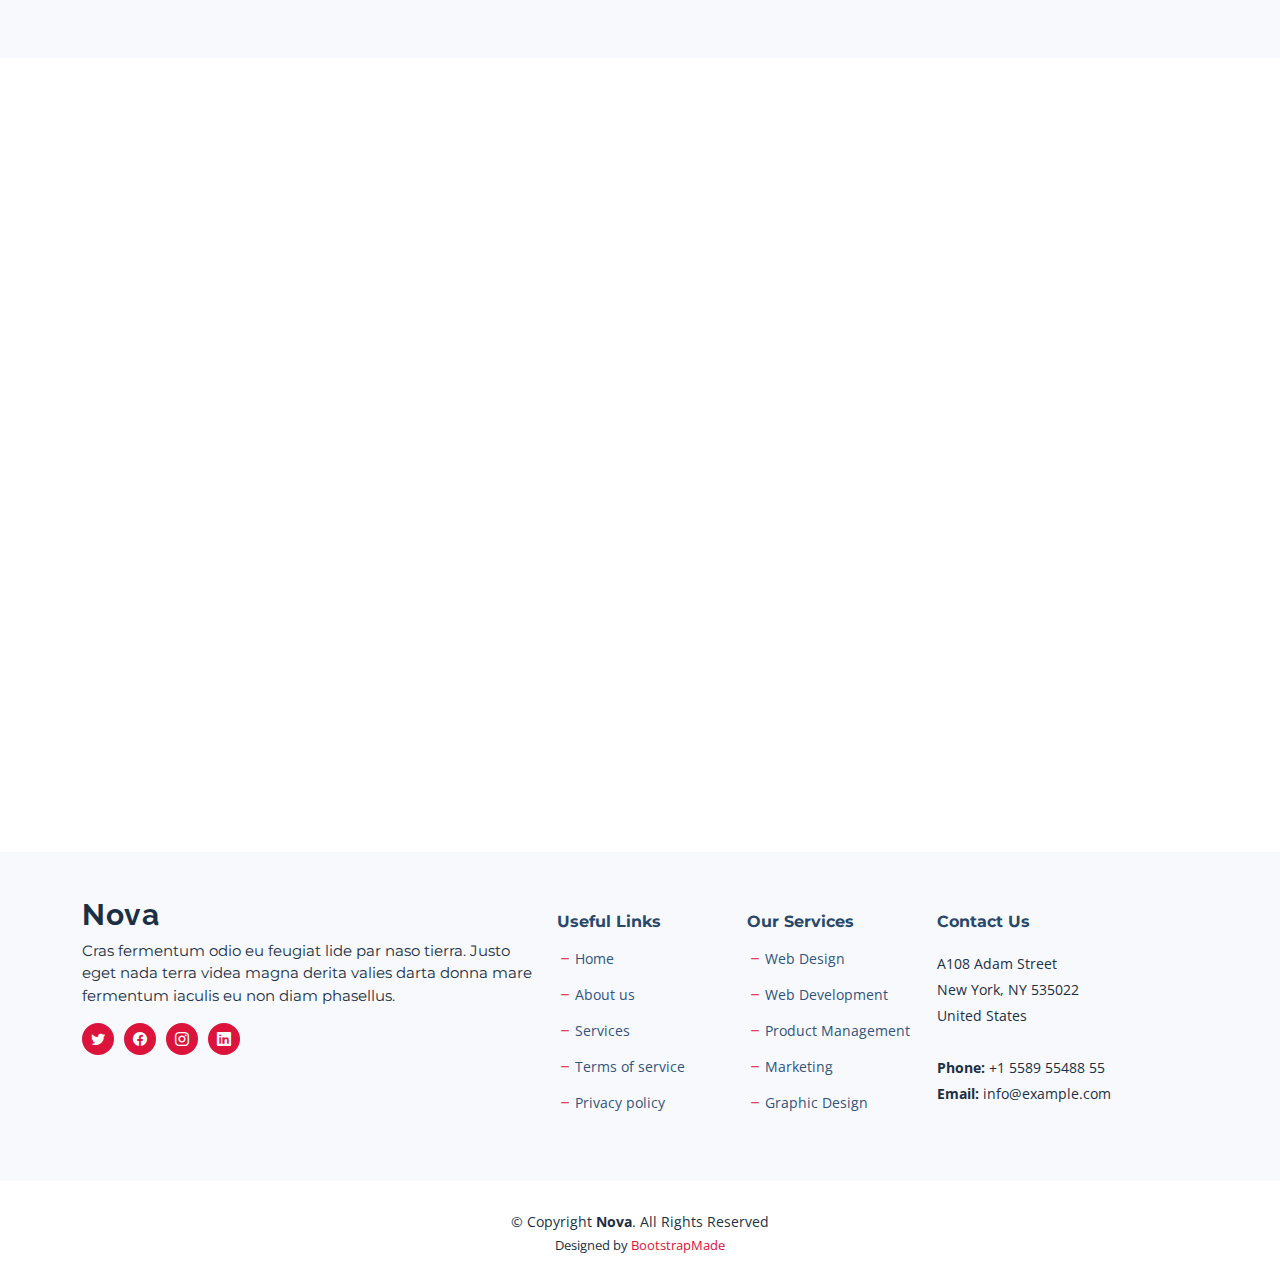
<file: services.html>
<!DOCTYPE html>
<html lang="en">

<head>
  <meta charset="utf-8">
  <meta content="width=device-width, initial-scale=1.0" name="viewport">

  <title>Nova Bootstrap Template - Services</title>
  <meta content="" name="description">
  <meta content="" name="keywords">

  <!-- Favicons -->
  <link href="assets/img/favicon.png" rel="icon">
  <link href="assets/img/apple-touch-icon.png" rel="apple-touch-icon">

  <!-- Google Fonts -->
  <link rel="preconnect" href="https://fonts.googleapis.com">
  <link rel="preconnect" href="https://fonts.gstatic.com" crossorigin>
  <link href="https://fonts.googleapis.com/css2?family=Open+Sans:ital,wght@0,300;0,400;0,500;0,600;0,700;1,300;1,400;1,600;1,700&family=Montserrat:ital,wght@0,300;0,400;0,500;0,600;0,700;1,300;1,400;1,500;1,600;1,700&family=Raleway:ital,wght@0,300;0,400;0,500;0,600;0,700;1,300;1,400;1,500;1,600;1,700&display=swap" rel="stylesheet">

  <!-- Vendor CSS Files -->
  <link href="assets/vendor/bootstrap/css/bootstrap.min.css" rel="stylesheet">
  <link href="assets/vendor/bootstrap-icons/bootstrap-icons.css" rel="stylesheet">
  <link href="assets/vendor/aos/aos.css" rel="stylesheet">
  <link href="assets/vendor/glightbox/css/glightbox.min.css" rel="stylesheet">
  <link href="assets/vendor/swiper/swiper-bundle.min.css" rel="stylesheet">
  <link href="assets/vendor/remixicon/remixicon.css" rel="stylesheet">

  <!-- Template Main CSS File -->
  <link href="assets/css/main.css" rel="stylesheet">

  <!-- =======================================================
  * Template Name: Nova
  * Template URL: https://bootstrapmade.com/nova-bootstrap-business-template/
  * Updated: Mar 17 2024 with Bootstrap v5.3.3
  * Author: BootstrapMade.com
  * License: https://bootstrapmade.com/license/
  ======================================================== -->
</head>

<body class="page-services">

  <!-- ======= Header ======= -->
  <header id="header" class="header d-flex align-items-center fixed-top">
    <div class="container-fluid container-xl d-flex align-items-center justify-content-between">

      <a href="index.html" class="logo d-flex align-items-center">
        <!-- Uncomment the line below if you also wish to use an image logo -->
        <!-- <img src="assets/img/logo.png" alt=""> -->
        <h1 class="d-flex align-items-center">Nova</h1>
      </a>

      <i class="mobile-nav-toggle mobile-nav-show bi bi-list"></i>
      <i class="mobile-nav-toggle mobile-nav-hide d-none bi bi-x"></i>

      <nav id="navbar" class="navbar">
        <ul>
          <li><a href="index.html">Home</a></li>
          <li><a href="about.html">About</a></li>
          <li><a href="services.html" class="active">Services</a></li>
          <li><a href="portfolio.html">Portfolio</a></li>
          <li><a href="team.html">Team</a></li>
          <li><a href="blog.html">Blog</a></li>
          <li class="dropdown"><a href="#"><span>Dropdown</span> <i class="bi bi-chevron-down dropdown-indicator"></i></a>
            <ul>
              <li><a href="#">Dropdown 1</a></li>
              <li class="dropdown"><a href="#"><span>Deep Dropdown</span> <i class="bi bi-chevron-down dropdown-indicator"></i></a>
                <ul>
                  <li><a href="#">Deep Dropdown 1</a></li>
                  <li><a href="#">Deep Dropdown 2</a></li>
                  <li><a href="#">Deep Dropdown 3</a></li>
                  <li><a href="#">Deep Dropdown 4</a></li>
                  <li><a href="#">Deep Dropdown 5</a></li>
                </ul>
              </li>
              <li><a href="#">Dropdown 2</a></li>
              <li><a href="#">Dropdown 3</a></li>
              <li><a href="#">Dropdown 4</a></li>
            </ul>
          </li>
          <li><a href="contact.html">Contact</a></li>
        </ul>
      </nav><!-- .navbar -->

    </div>
  </header><!-- End Header -->

  <main id="main">

    <!-- ======= Breadcrumbs ======= -->
    <div class="breadcrumbs d-flex align-items-center" style="background-image: url('assets/img/services-header.jpg');">
      <div class="container position-relative d-flex flex-column align-items-center">

        <h2>Services</h2>
        <ol>
          <li><a href="index.html">Home</a></li>
          <li>Services</li>
        </ol>

      </div>
    </div><!-- End Breadcrumbs -->

    <!-- ======= Our Services Section ======= -->
    <section id="services-list" class="services-list">
      <div class="container" data-aos="fade-up">

        <div class="section-header">
          <h2>Our Services</h2>

        </div>

        <div class="row gy-5">

          <div class="col-lg-4 col-md-6 service-item d-flex" data-aos="fade-up" data-aos-delay="100">
            <div class="icon flex-shrink-0"><i class="bi bi-briefcase" style="color: #f57813;"></i></div>
            <div>
              <h4 class="title"><a href="#" class="stretched-link">Lorem Ipsum</a></h4>
              <p class="description">Voluptatum deleniti atque corrupti quos dolores et quas molestias excepturi sint occaecati cupiditate non provident</p>
            </div>
          </div>
          <!-- End Service Item -->

          <div class="col-lg-4 col-md-6 service-item d-flex" data-aos="fade-up" data-aos-delay="200">
            <div class="icon flex-shrink-0"><i class="bi bi-card-checklist" style="color: #15a04a;"></i></div>
            <div>
              <h4 class="title"><a href="#" class="stretched-link">Dolor Sitema</a></h4>
              <p class="description">Minim veniam, quis nostrud exercitation ullamco laboris nisi ut aliquip ex ea commodo consequat tarad limino ata</p>
            </div>
          </div><!-- End Service Item -->

          <div class="col-lg-4 col-md-6 service-item d-flex" data-aos="fade-up" data-aos-delay="300">
            <div class="icon flex-shrink-0"><i class="bi bi-bar-chart" style="color: #d90769;"></i></div>
            <div>
              <h4 class="title"><a href="#" class="stretched-link">Sed ut perspiciatis</a></h4>
              <p class="description">Duis aute irure dolor in reprehenderit in voluptate velit esse cillum dolore eu fugiat nulla pariatur</p>
            </div>
          </div><!-- End Service Item -->

          <div class="col-lg-4 col-md-6 service-item d-flex" data-aos="fade-up" data-aos-delay="400">
            <div class="icon flex-shrink-0"><i class="bi bi-binoculars" style="color: #15bfbc;"></i></div>
            <div>
              <h4 class="title"><a href="#" class="stretched-link">Magni Dolores</a></h4>
              <p class="description">Excepteur sint occaecat cupidatat non proident, sunt in culpa qui officia deserunt mollit anim id est laborum</p>
            </div>
          </div><!-- End Service Item -->

          <div class="col-lg-4 col-md-6 service-item d-flex" data-aos="fade-up" data-aos-delay="500">
            <div class="icon flex-shrink-0"><i class="bi bi-brightness-high" style="color: #f5cf13;"></i></div>
            <div>
              <h4 class="title"><a href="#" class="stretched-link">Nemo Enim</a></h4>
              <p class="description">At vero eos et accusamus et iusto odio dignissimos ducimus qui blanditiis praesentium voluptatum deleniti atque</p>
            </div>
          </div><!-- End Service Item -->

          <div class="col-lg-4 col-md-6 service-item d-flex" data-aos="fade-up" data-aos-delay="600">
            <div class="icon flex-shrink-0"><i class="bi bi-calendar4-week" style="color: #1335f5;"></i></div>
            <div>
              <h4 class="title"><a href="#" class="stretched-link">Eiusmod Tempor</a></h4>
              <p class="description">Et harum quidem rerum facilis est et expedita distinctio. Nam libero tempore, cum soluta nobis est eligendi</p>
            </div>
          </div><!-- End Service Item -->

        </div>

      </div>
    </section><!-- End Our Services Section -->

    <!-- ======= Services Cards Section ======= -->
    <section id="services-cards" class="services-cards">
      <div class="container" data-aos="fade-up">

        <div class="row gy-4">

          <div class="col-lg-6" data-aos="fade-up" data-aos-delay="100">
            <div class="card-item">
              <div class="row">
                <div class="col-xl-5">
                  <div class="card-bg" style="background-image: url(assets/img/cards-1.jpg);"></div>
                </div>
                <div class="col-xl-7 d-flex align-items-center">
                  <div class="card-body">
                    <h4 class="card-title">Eligendi omnis sunt veritatis.</h4>
                    <p>Fuga in dolorum et iste et culpa. Commodi possimus nesciunt modi voluptatem placeat deleniti adipisci. Cum delectus doloribus non veritatis. Officia temporibus illo magnam. Dolor eos et.</p>
                  </div>
                </div>
              </div>
            </div>
          </div><!-- End Card Item -->

          <div class="col-lg-6" data-aos="fade-up" data-aos-delay="200">
            <div class="card-item">
              <div class="row">
                <div class="col-xl-5">
                  <div class="card-bg" style="background-image: url(assets/img/cards-2.jpg);"></div>
                </div>
                <div class="col-xl-7 d-flex align-items-center">
                  <div class="card-body">
                    <h4 class="card-title">Possimus ut sed velit assumenda</h4>
                    <p>Sunt deserunt maiores voluptatem autem est rerum perferendis rerum blanditiis. Est laboriosam qui iste numquam laboriosam voluptatem architecto. Est laudantium sunt at quas aut hic. Eum dignissimos.</p>
                  </div>
                </div>
              </div>
            </div>
          </div><!-- End Card Item -->

          <div class="col-lg-6" data-aos="fade-up" data-aos-delay="300">
            <div class="card-item">
              <div class="row">
                <div class="col-xl-5">
                  <div class="card-bg" style="background-image: url(assets/img/cards-3.jpg);"></div>
                </div>
                <div class="col-xl-7 d-flex align-items-center">
                  <div class="card-body">
                    <h4 class="card-title">Error beatae dolor inventore aut</h4>
                    <p>Dicta porro nobis. Velit cum in. Nesciunt dignissimos enim molestiae facilis numquam quae quaerat ipsam omnis. Neque debitis ipsum at architecto officia laboriosam odit. Ut sunt temporibus nulla culpa.</p>
                  </div>
                </div>
              </div>
            </div>
          </div><!-- End Card Item -->

          <div class="col-lg-6" data-aos="fade-up" data-aos-delay="400">
            <div class="card-item">
              <div class="row">
                <div class="col-xl-5">
                  <div class="card-bg" style="background-image: url(assets/img/cards-4.jpg);"></div>
                </div>
                <div class="col-xl-7 d-flex align-items-center">
                  <div class="card-body">
                    <h4 class="card-title">Expedita voluptas ut ut nesciunt</h4>
                    <p>Aut est quidem doloremque voluptatem magnam quis excepturi vero quia. Eum eos doloremque architecto illo at beatae dolore. Fugiat suscipit et sint ratione dolores. Aut aliquid ea dolores libero nobis.</p>
                  </div>
                </div>
              </div>
            </div>
          </div><!-- End Card Item -->

        </div>

      </div>
    </section><!-- End Services Cards Section -->

    <!-- ======= Testimonials Section ======= -->
    <section id="testimonials" class="testimonials">
      <div class="container" data-aos="fade-up">

        <div class="section-header">
          <h2>Testimonials</h2>

        </div>

        <div class="slides-3 swiper" data-aos="fade-up" data-aos-delay="100">
          <div class="swiper-wrapper">

            <div class="swiper-slide">
              <div class="testimonial-item">
                <div class="stars">
                  <i class="bi bi-star-fill"></i><i class="bi bi-star-fill"></i><i class="bi bi-star-fill"></i><i class="bi bi-star-fill"></i><i class="bi bi-star-fill"></i>
                </div>
                <p>
                  Proin iaculis purus consequat sem cure digni ssim donec porttitora entum suscipit rhoncus. Accusantium quam, ultricies eget id, aliquam eget nibh et. Maecen aliquam, risus at semper.
                </p>
                <div class="profile mt-auto">
                  <img src="assets/img/testimonials/testimonials-1.jpg" class="testimonial-img" alt="">
                  <h3>Saul Goodman</h3>
                  <h4>Ceo &amp; Founder</h4>
                </div>
              </div>
            </div><!-- End testimonial item -->

            <div class="swiper-slide">
              <div class="testimonial-item">
                <div class="stars">
                  <i class="bi bi-star-fill"></i><i class="bi bi-star-fill"></i><i class="bi bi-star-fill"></i><i class="bi bi-star-fill"></i><i class="bi bi-star-fill"></i>
                </div>
                <p>
                  Export tempor illum tamen malis malis eram quae irure esse labore quem cillum quid cillum eram malis quorum velit fore eram velit sunt aliqua noster fugiat irure amet legam anim culpa.
                </p>
                <div class="profile mt-auto">
                  <img src="assets/img/testimonials/testimonials-2.jpg" class="testimonial-img" alt="">
                  <h3>Sara Wilsson</h3>
                  <h4>Designer</h4>
                </div>
              </div>
            </div><!-- End testimonial item -->

            <div class="swiper-slide">
              <div class="testimonial-item">
                <div class="stars">
                  <i class="bi bi-star-fill"></i><i class="bi bi-star-fill"></i><i class="bi bi-star-fill"></i><i class="bi bi-star-fill"></i><i class="bi bi-star-fill"></i>
                </div>
                <p>
                  Enim nisi quem export duis labore cillum quae magna enim sint quorum nulla quem veniam duis minim tempor labore quem eram duis noster aute amet eram fore quis sint minim.
                </p>
                <div class="profile mt-auto">
                  <img src="assets/img/testimonials/testimonials-3.jpg" class="testimonial-img" alt="">
                  <h3>Jena Karlis</h3>
                  <h4>Store Owner</h4>
                </div>
              </div>
            </div><!-- End testimonial item -->

            <div class="swiper-slide">
              <div class="testimonial-item">
                <div class="stars">
                  <i class="bi bi-star-fill"></i><i class="bi bi-star-fill"></i><i class="bi bi-star-fill"></i><i class="bi bi-star-fill"></i><i class="bi bi-star-fill"></i>
                </div>
                <p>
                  Fugiat enim eram quae cillum dolore dolor amet nulla culpa multos export minim fugiat minim velit minim dolor enim duis veniam ipsum anim magna sunt elit fore quem dolore labore illum veniam.
                </p>
                <div class="profile mt-auto">
                  <img src="assets/img/testimonials/testimonials-4.jpg" class="testimonial-img" alt="">
                  <h3>Matt Brandon</h3>
                  <h4>Freelancer</h4>
                </div>
              </div>
            </div><!-- End testimonial item -->

            <div class="swiper-slide">
              <div class="testimonial-item">
                <div class="stars">
                  <i class="bi bi-star-fill"></i><i class="bi bi-star-fill"></i><i class="bi bi-star-fill"></i><i class="bi bi-star-fill"></i><i class="bi bi-star-fill"></i>
                </div>
                <p>
                  Quis quorum aliqua sint quem legam fore sunt eram irure aliqua veniam tempor noster veniam enim culpa labore duis sunt culpa nulla illum cillum fugiat legam esse veniam culpa fore nisi cillum quid.
                </p>
                <div class="profile mt-auto">
                  <img src="assets/img/testimonials/testimonials-5.jpg" class="testimonial-img" alt="">
                  <h3>John Larson</h3>
                  <h4>Entrepreneur</h4>
                </div>
              </div>
            </div><!-- End testimonial item -->

          </div>
          <div class="swiper-pagination"></div>
        </div>

      </div>
    </section><!-- End Testimonials Section -->

  </main><!-- End #main -->

  <!-- ======= Footer ======= -->
  <footer id="footer" class="footer">

    <div class="footer-content">
      <div class="container">
        <div class="row gy-4">
          <div class="col-lg-5 col-md-12 footer-info">
            <a href="index.html" class="logo d-flex align-items-center">
              <span>Nova</span>
            </a>
            <p>Cras fermentum odio eu feugiat lide par naso tierra. Justo eget nada terra videa magna derita valies darta donna mare fermentum iaculis eu non diam phasellus.</p>
            <div class="social-links d-flex  mt-3">
              <a href="#" class="twitter"><i class="bi bi-twitter"></i></a>
              <a href="#" class="facebook"><i class="bi bi-facebook"></i></a>
              <a href="#" class="instagram"><i class="bi bi-instagram"></i></a>
              <a href="#" class="linkedin"><i class="bi bi-linkedin"></i></a>
            </div>
          </div>

          <div class="col-lg-2 col-6 footer-links">
            <h4>Useful Links</h4>
            <ul>
              <li><i class="bi bi-dash"></i> <a href="#">Home</a></li>
              <li><i class="bi bi-dash"></i> <a href="#">About us</a></li>
              <li><i class="bi bi-dash"></i> <a href="#">Services</a></li>
              <li><i class="bi bi-dash"></i> <a href="#">Terms of service</a></li>
              <li><i class="bi bi-dash"></i> <a href="#">Privacy policy</a></li>
            </ul>
          </div>

          <div class="col-lg-2 col-6 footer-links">
            <h4>Our Services</h4>
            <ul>
              <li><i class="bi bi-dash"></i> <a href="#">Web Design</a></li>
              <li><i class="bi bi-dash"></i> <a href="#">Web Development</a></li>
              <li><i class="bi bi-dash"></i> <a href="#">Product Management</a></li>
              <li><i class="bi bi-dash"></i> <a href="#">Marketing</a></li>
              <li><i class="bi bi-dash"></i> <a href="#">Graphic Design</a></li>
            </ul>
          </div>

          <div class="col-lg-3 col-md-12 footer-contact text-center text-md-start">
            <h4>Contact Us</h4>
            <p>
              A108 Adam Street <br>
              New York, NY 535022<br>
              United States <br><br>
              <strong>Phone:</strong> +1 5589 55488 55<br>
              <strong>Email:</strong> info@example.com<br>
            </p>

          </div>

        </div>
      </div>
    </div>

    <div class="footer-legal">
      <div class="container">
        <div class="copyright">
          &copy; Copyright <strong><span>Nova</span></strong>. All Rights Reserved
        </div>
        <div class="credits">
          <!-- All the links in the footer should remain intact. -->
          <!-- You can delete the links only if you purchased the pro version. -->
          <!-- Licensing information: https://bootstrapmade.com/license/ -->
          <!-- Purchase the pro version with working PHP/AJAX contact form: https://bootstrapmade.com/nova-bootstrap-business-template/ -->
          Designed by <a href="https://bootstrapmade.com/">BootstrapMade</a>
        </div>
      </div>
    </div>
  </footer><!-- End Footer --><!-- End Footer -->

  <a href="#" class="scroll-top d-flex align-items-center justify-content-center"><i class="bi bi-arrow-up-short"></i></a>

  <div id="preloader"></div>

  <!-- Vendor JS Files -->
  <script src="assets/vendor/bootstrap/js/bootstrap.bundle.min.js"></script>
  <script src="assets/vendor/aos/aos.js"></script>
  <script src="assets/vendor/glightbox/js/glightbox.min.js"></script>
  <script src="assets/vendor/swiper/swiper-bundle.min.js"></script>
  <script src="assets/vendor/isotope-layout/isotope.pkgd.min.js"></script>
  <script src="assets/vendor/php-email-form/validate.js"></script>

  <!-- Template Main JS File -->
  <script src="assets/js/main.js"></script>

</body>

</html>
</file>
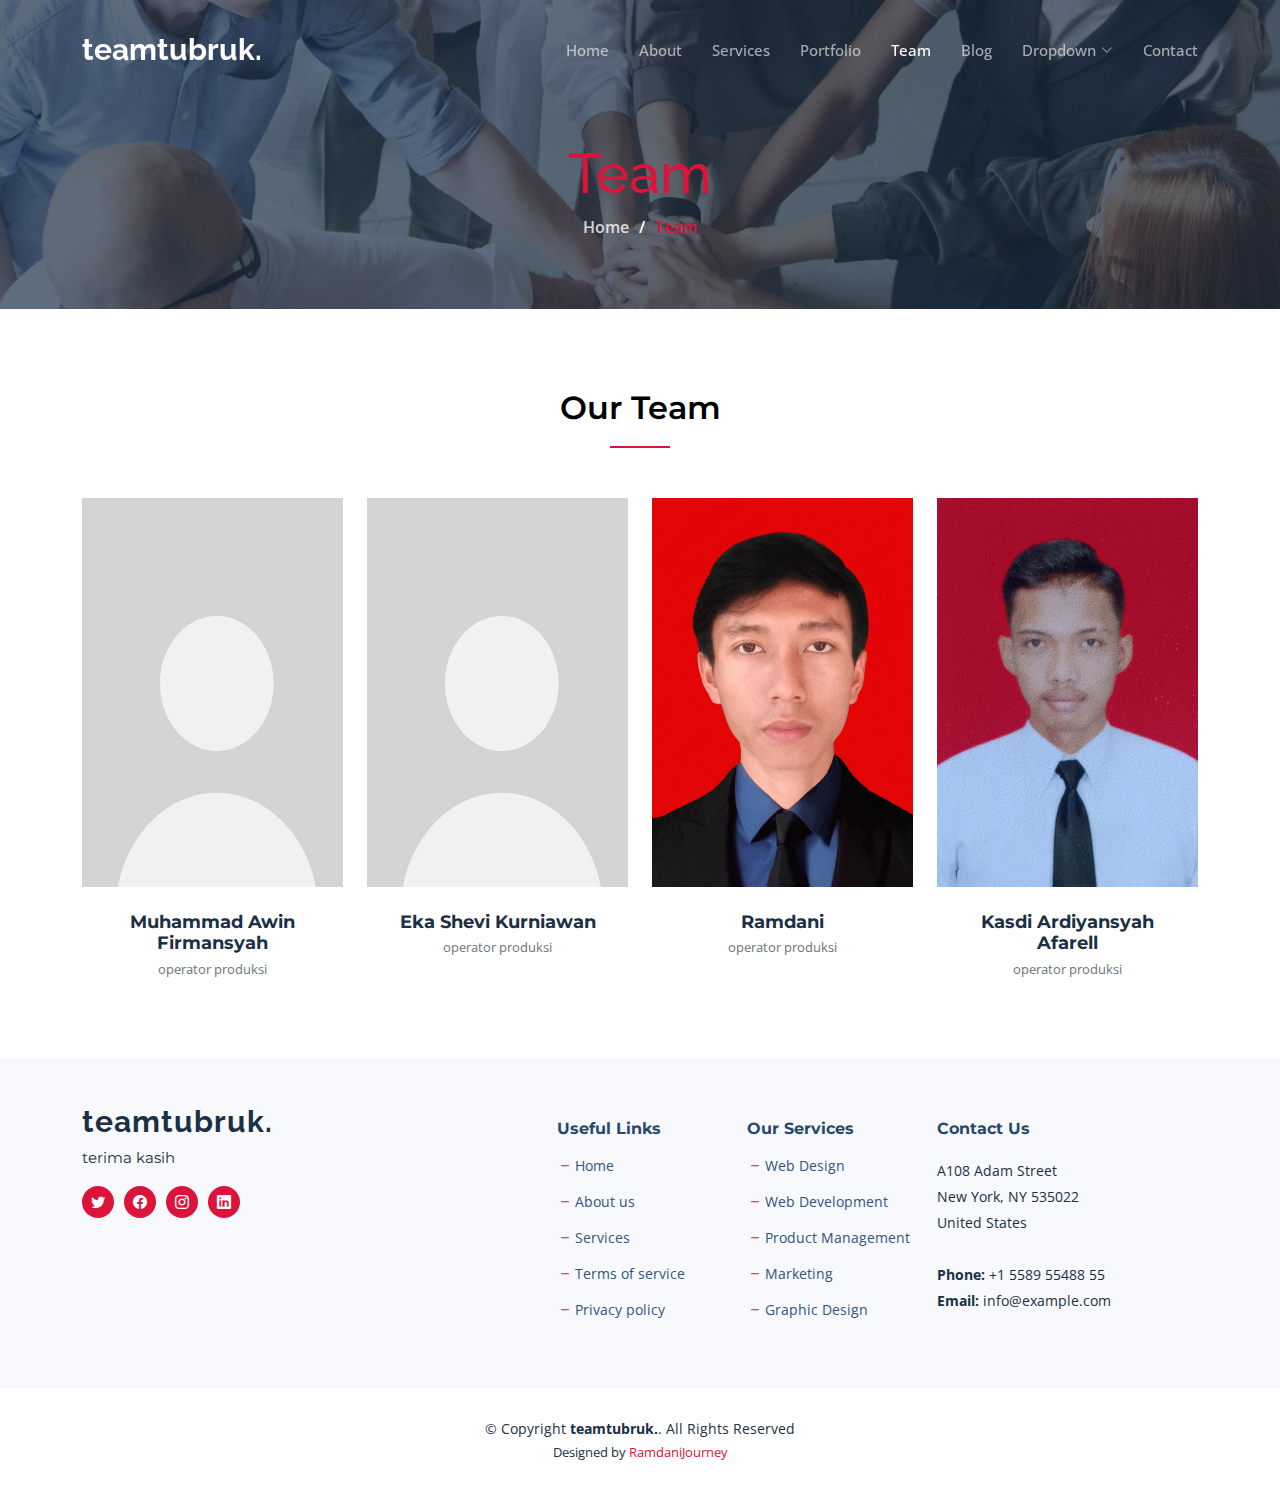
<file: team.html>
<!DOCTYPE html>
<html lang="en">

<head>
  <meta charset="utf-8">
  <meta content="width=device-width, initial-scale=1.0" name="viewport">

  <title>teamtubruk.</title>
  <meta content="" name="description">
  <meta content="" name="keywords">

  <!-- Favicons -->
  <link href="assets/img/favicon.png" rel="icon">
  <link href="assets/img/apple-touch-icon.png" rel="apple-touch-icon">

  <!-- Google Fonts -->
  <link rel="preconnect" href="https://fonts.googleapis.com">
  <link rel="preconnect" href="https://fonts.gstatic.com" crossorigin>
  <link href="https://fonts.googleapis.com/css2?family=Open+Sans:ital,wght@0,300;0,400;0,500;0,600;0,700;1,300;1,400;1,600;1,700&family=Montserrat:ital,wght@0,300;0,400;0,500;0,600;0,700;1,300;1,400;1,500;1,600;1,700&family=Raleway:ital,wght@0,300;0,400;0,500;0,600;0,700;1,300;1,400;1,500;1,600;1,700&display=swap" rel="stylesheet">

  <!-- Vendor CSS Files -->
  <link href="assets/vendor/bootstrap/css/bootstrap.min.css" rel="stylesheet">
  <link href="assets/vendor/bootstrap-icons/bootstrap-icons.css" rel="stylesheet">
  <link href="assets/vendor/aos/aos.css" rel="stylesheet">
  <link href="assets/vendor/glightbox/css/glightbox.min.css" rel="stylesheet">
  <link href="assets/vendor/swiper/swiper-bundle.min.css" rel="stylesheet">
  <link href="assets/vendor/remixicon/remixicon.css" rel="stylesheet">

  <!-- Template Main CSS File -->
  <link href="assets/css/main.css" rel="stylesheet">

  <!-- =======================================================
  * Template Name: teamtubruk.
  * Template URL: https://bootstrapmade.com/nova-bootstrap-business-template/
  * Updated: Mar 17 2024 with Bootstrap v5.3.3
  * Author: BootstrapMade.com
  * License: https://bootstrapmade.com/license/
  ======================================================== -->
</head>

<body class="page-team">

  <!-- ======= Header ======= -->
  <header id="header" class="header d-flex align-items-center fixed-top">
    <div class="container-fluid container-xl d-flex align-items-center justify-content-between">

      <a href="index.html" class="logo d-flex align-items-center">
        <!-- Uncomment the line below if you also wish to use an image logo -->
        <!-- <img src="assets/img/logo.png" alt=""> -->
        <h1 class="d-flex align-items-center">teamtubruk.</h1>
      </a>

      <i class="mobile-nav-toggle mobile-nav-show bi bi-list"></i>
      <i class="mobile-nav-toggle mobile-nav-hide d-none bi bi-x"></i>

      <nav id="navbar" class="navbar">
        <ul>
          <li><a href="index.html">Home</a></li>
          <li><a href="about.html">About</a></li>
          <li><a href="services.html">Services</a></li>
          <li><a href="portfolio.html">Portfolio</a></li>
          <li><a href="team.html" class="active">Team</a></li>
          <li><a href="blog.html">Blog</a></li>
          <li class="dropdown"><a href="#"><span>Dropdown</span> <i class="bi bi-chevron-down dropdown-indicator"></i></a>
            <ul>
              <li><a href="#">Dropdown 1</a></li>
              <li class="dropdown"><a href="#"><span>Deep Dropdown</span> <i class="bi bi-chevron-down dropdown-indicator"></i></a>
                <ul>
                  <li><a href="#">Deep Dropdown 1</a></li>
                  <li><a href="#">Deep Dropdown 2</a></li>
                  <li><a href="#">Deep Dropdown 3</a></li>
                  <li><a href="#">Deep Dropdown 4</a></li>
                  <li><a href="#">Deep Dropdown 5</a></li>
                </ul>
              </li>
              <li><a href="#">Dropdown 2</a></li>
              <li><a href="#">Dropdown 3</a></li>
              <li><a href="#">Dropdown 4</a></li>
            </ul>
          </li>
          <li><a href="contact.html">Contact</a></li>
        </ul>
      </nav><!-- .navbar -->

    </div>
  </header><!-- End Header -->

  <main id="main">

    <!-- ======= Breadcrumbs ======= -->
    <div class="breadcrumbs d-flex align-items-center" style="background-image: url('assets/img/team-header.jpg');">
      <div class="container position-relative d-flex flex-column align-items-center">

        <h2>Team</h2>
        <ol>
          <li><a href="index.html">Home</a></li>
          <li>Team</li>
        </ol>

      </div>
    </div><!-- End Breadcrumbs -->

    <!-- ======= Team Section ======= -->
    <section id="team" class="team">
      <div class="container" data-aos="fade-up">

        <div class="section-header">
          <h2>Our Team</h2>

        </div>

        <div class="row gy-4">

          <div class="col-lg-3 col-md-6" data-aos="fade-up" data-aos-delay="100">
            <div class="team-member">
              <div class="member-img">
                <img src="assets/img/team/team-1.jpg" class="img-fluid" alt="">
                <div class="social">
                  <a href=""><i class="bi bi-twitter"></i></a>
                  <a href=""><i class="bi bi-facebook"></i></a>
                  <a href=""><i class="bi bi-instagram"></i></a>
                  <a href=""><i class="bi bi-linkedin"></i></a>
                </div>
              </div>
              <div class="member-info">
                <h4>Muhammad Awin Firmansyah</h4>
                <span>operator produksi</span>
              </div>
            </div>
          </div><!-- End Team Member -->

          <div class="col-lg-3 col-md-6" data-aos="fade-up" data-aos-delay="200">
            <div class="team-member">
              <div class="member-img">
                <img src="assets/img/team/team-2.jpg" class="img-fluid" alt="">
                <div class="social">
                  <a href=""><i class="bi bi-twitter"></i></a>
                  <a href=""><i class="bi bi-facebook"></i></a>
                  <a href=""><i class="bi bi-instagram"></i></a>
                  <a href=""><i class="bi bi-linkedin"></i></a>
                </div>
              </div>
              <div class="member-info">
                <h4>Eka Shevi Kurniawan</h4>
                <span>operator produksi</span>
              </div>
            </div>
          </div><!-- End Team Member -->

          <div class="col-lg-3 col-md-6" data-aos="fade-up" data-aos-delay="300">
            <div class="team-member">
              <div class="member-img">
                <img src="assets/img/team/team-3.jpg" class="img-fluid" alt="">
                <div class="social">
                  <a href=""><i class="bi bi-twitter"></i></a>
                  <a href=""><i class="bi bi-facebook"></i></a>
                  <a href=""><i class="bi bi-instagram"></i></a>
                  <a href=""><i class="bi bi-linkedin"></i></a>
                </div>
              </div>
              <div class="member-info">
                <h4>Ramdani</h4>
                <span>operator produksi</span>
              </div>
            </div>
          </div><!-- End Team Member -->

          <div class="col-lg-3 col-md-6" data-aos="fade-up" data-aos-delay="400">
            <div class="team-member">
              <div class="member-img">
                <img src="assets/img/team/team-4.jpg" class="img-fluid" alt="">
                <div class="social">
                  <a href=""><i class="bi bi-twitter"></i></a>
                  <a href=""><i class="bi bi-facebook"></i></a>
                  <a href=""><i class="bi bi-instagram"></i></a>
                  <a href=""><i class="bi bi-linkedin"></i></a>
                </div>
              </div>
              <div class="member-info">
                <h4>Kasdi Ardiyansyah Afarell</h4>
                <span>operator produksi</span>
              </div>
            </div>
          </div><!-- End Team Member -->

        </div>

      </div>
    </section><!-- End Team Section -->

  </main><!-- End #main -->

  <!-- ======= Footer ======= -->
  <footer id="footer" class="footer">

    <div class="footer-content">
      <div class="container">
        <div class="row gy-4">
          <div class="col-lg-5 col-md-12 footer-info">
            <a href="index.html" class="logo d-flex align-items-center">
              <span>teamtubruk.</span>
            </a>
            <p>terima kasih</p>
            <div class="social-links d-flex  mt-3">
              <a href="#" class="twitter"><i class="bi bi-twitter"></i></a>
              <a href="#" class="facebook"><i class="bi bi-facebook"></i></a>
              <a href="#" class="instagram"><i class="bi bi-instagram"></i></a>
              <a href="#" class="linkedin"><i class="bi bi-linkedin"></i></a>
            </div>
          </div>

          <div class="col-lg-2 col-6 footer-links">
            <h4>Useful Links</h4>
            <ul>
              <li><i class="bi bi-dash"></i> <a href="#">Home</a></li>
              <li><i class="bi bi-dash"></i> <a href="#">About us</a></li>
              <li><i class="bi bi-dash"></i> <a href="#">Services</a></li>
              <li><i class="bi bi-dash"></i> <a href="#">Terms of service</a></li>
              <li><i class="bi bi-dash"></i> <a href="#">Privacy policy</a></li>
            </ul>
          </div>

          <div class="col-lg-2 col-6 footer-links">
            <h4>Our Services</h4>
            <ul>
              <li><i class="bi bi-dash"></i> <a href="#">Web Design</a></li>
              <li><i class="bi bi-dash"></i> <a href="#">Web Development</a></li>
              <li><i class="bi bi-dash"></i> <a href="#">Product Management</a></li>
              <li><i class="bi bi-dash"></i> <a href="#">Marketing</a></li>
              <li><i class="bi bi-dash"></i> <a href="#">Graphic Design</a></li>
            </ul>
          </div>

          <div class="col-lg-3 col-md-12 footer-contact text-center text-md-start">
            <h4>Contact Us</h4>
            <p>
              A108 Adam Street <br>
              New York, NY 535022<br>
              United States <br><br>
              <strong>Phone:</strong> +1 5589 55488 55<br>
              <strong>Email:</strong> info@example.com<br>
            </p>

          </div>

        </div>
      </div>
    </div>

    <div class="footer-legal">
      <div class="container">
        <div class="copyright">
          &copy; Copyright <strong><span>teamtubruk.</span></strong>. All Rights Reserved
        </div>
        <div class="credits">
          <!-- All the links in the footer should remain intact. -->
          <!-- You can delete the links only if you purchased the pro version. -->
          <!-- Licensing information: https://bootstrapmade.com/license/ -->
          <!-- Purchase the pro version with working PHP/AJAX contact form: https://bootstrapmade.com/nova-bootstrap-business-template/ -->
          Designed by <a href="https://github.com/RamdaniJourney/teamtubruk.github.io">RamdaniJourney</a>
        </div>
      </div>
    </div>
  </footer><!-- End Footer --><!-- End Footer -->

  <a href="#" class="scroll-top d-flex align-items-center justify-content-center"><i class="bi bi-arrow-up-short"></i></a>

  <div id="preloader"></div>

  <!-- Vendor JS Files -->
  <script src="assets/vendor/bootstrap/js/bootstrap.bundle.min.js"></script>
  <script src="assets/vendor/aos/aos.js"></script>
  <script src="assets/vendor/glightbox/js/glightbox.min.js"></script>
  <script src="assets/vendor/swiper/swiper-bundle.min.js"></script>
  <script src="assets/vendor/isotope-layout/isotope.pkgd.min.js"></script>
  <script src="assets/vendor/php-email-form/validate.js"></script>

  <!-- Template Main JS File -->
  <script src="assets/js/main.js"></script>

</body>

</html>
</file>
<file: assets/css/main.css>
/**
* Template Name: Nova
* Template URL: https://bootstrapmade.com/nova-bootstrap-business-template/
* Updated: Mar 17 2024 with Bootstrap v5.3.3
* Author: BootstrapMade.com
* License: https://bootstrapmade.com/license/
*/

/*--------------------------------------------------------------
# Set main reusable colors and fonts using CSS variables
# Learn more about CSS variables at https://developer.mozilla.org/en-US/docs/Web/CSS/Using_CSS_custom_properties
--------------------------------------------------------------*/
/* Fonts */
:root {
  --font-default: "Open Sans", system-ui, -apple-system, "Segoe UI", Roboto, "Helvetica Neue", Arial, "Noto Sans", "Liberation Sans", sans-serif, "Apple Color Emoji", "Segoe UI Emoji", "Segoe UI Symbol", "Noto Color Emoji";
  --font-primary: "Montserrat", sans-serif;
  --font-secondary: "Raleway", sans-serif;
}

/* Colors */
:root {
  --color-default: #000000;
  --color-primary: #DC143C;
  --color-secondary: #1b2f45;
}

/* Smooth scroll behavior */
:root {
  scroll-behavior: smooth;
}

/*--------------------------------------------------------------
# General
--------------------------------------------------------------*/
body {
  font-family: var(--font-default);
  color: var(--color-default);
}

a {
  color: var(--color-primary);
  text-decoration: none;
  transition: 0.3s;
}

a:hover {
  color: #82cbed;
  text-decoration: none;
}

h1,
h2,
h3,
h4,
h5,
h6 {
  font-family: var(--font-primary);
}

/*--------------------------------------------------------------
# Sections & Section Header
--------------------------------------------------------------*/
section {
  overflow: hidden;
  padding: 80px 0;
}

.section-header {
  text-align: center;
  padding-bottom: 30px;
}

.section-header h2 {
  font-size: 32px;
  font-weight: 600;
  margin-bottom: 20px;
  padding-bottom: 20px;
  position: relative;
}

.section-header h2:after {
  content: "";
  position: absolute;
  display: block;
  width: 60px;
  height: 2px;
  background: var(--color-primary);
  left: 0;
  right: 0;
  bottom: 0;
  margin: auto;
}

.section-header p {
  margin-bottom: 0;
}

/*--------------------------------------------------------------
# Breadcrumbs
--------------------------------------------------------------*/
.breadcrumbs {
  padding: 140px 0 60px 0;
  min-height: 30vh;
  position: relative;
  background-size: cover;
  background-position: center;
  background-repeat: no-repeat;
}

.breadcrumbs:before {
  content: "";
  background-color: rgba(27, 47, 69, 0.7);
  position: absolute;
  inset: 0;
}

.breadcrumbs h2 {
  font-size: 56px;
  font-weight: 500;
  color: #DC143C;
  font-family: var(--font-secondary);
}

.breadcrumbs ol {
  display: flex;
  flex-wrap: wrap;
  list-style: none;
  padding: 0 0 10px 0;
  margin: 0;
  font-size: 16px;
  font-weight: 600;
  color: var(--color-primary);
}

.breadcrumbs ol a {
  color: rgba(255, 255, 255, 0.8);
  transition: 0.3s;
}

.breadcrumbs ol a:hover {
  text-decoration: underline;
}

.breadcrumbs ol li+li {
  padding-left: 10px;
}

.breadcrumbs ol li+li::before {
  display: inline-block;
  padding-right: 10px;
  color: #fff;
  content: "/";
}

/*--------------------------------------------------------------
# Scroll top button
--------------------------------------------------------------*/
.scroll-top {
  position: fixed;
  visibility: hidden;
  opacity: 0;
  right: 15px;
  bottom: 15px;
  z-index: 99999;
  background: var(--color-primary);
  width: 40px;
  height: 40px;
  border-radius: 4px;
  transition: all 0.4s;
}

.scroll-top i {
  font-size: 24px;
  color: #fff;
  line-height: 0;
}

.scroll-top:hover {
  background: rgba(86, 184, 230, 0.8);
  color: #fff;
}

.scroll-top.active {
  visibility: visible;
  opacity: 1;
}

/*--------------------------------------------------------------
# Preloader
--------------------------------------------------------------*/
#preloader {
  position: fixed;
  inset: 0;
  z-index: 9999;
  overflow: hidden;
  background: #fff;
  transition: all 0.6s ease-out;
}

#preloader:before {
  content: "";
  position: fixed;
  top: calc(50% - 30px);
  left: calc(50% - 30px);
  border: 6px solid var(--color-primary);
  border-top-color: #fff;
  border-radius: 50%;
  width: 60px;
  height: 60px;
  animation: animate-preloader 1s linear infinite;
}

@keyframes animate-preloader {
  0% {
    transform: rotate(0deg);
  }

  100% {
    transform: rotate(360deg);
  }
}

/*--------------------------------------------------------------
# Disable aos animation delay on mobile devices
--------------------------------------------------------------*/
@media screen and (max-width: 768px) {
  [data-aos-delay] {
    transition-delay: 0 !important;
  }
}

/*--------------------------------------------------------------
# Header
--------------------------------------------------------------*/
.header {
  transition: all 0.5s;
  z-index: 997;
  padding: 24px 0;
}

@media (max-width: 1200px) {
  .header {
    padding: 12px 0;
  }
}

.header.sticked {
  background: rgba(27, 47, 69, 0.9);
  padding: 12px 0;
}

.header .logo img {
  max-height: 40px;
  margin-right: 6px;
}

.header .logo h1 {
  font-size: 30px;
  font-weight: 700;
  color: #fff;
  font-family: var(--font-secondary);
  margin: 0;
}

/*--------------------------------------------------------------
# Desktop Navigation
--------------------------------------------------------------*/
@media (min-width: 1280px) {
  .navbar {
    padding: 0;
  }

  .navbar ul {
    margin: 0;
    padding: 0;
    display: flex;
    list-style: none;
    align-items: center;
  }

  .navbar li {
    position: relative;
  }

  .navbar a,
  .navbar a:focus {
    display: flex;
    align-items: center;
    justify-content: space-between;
    padding: 15px 0 15px 30px;
    font-family: var(--font-default);
    font-size: 15px;
    font-weight: 500;
    color: rgba(255, 255, 255, 0.6);
    white-space: nowrap;
    transition: 0.3s;
  }

  .navbar a i,
  .navbar a:focus i {
    font-size: 12px;
    line-height: 0;
    margin-left: 5px;
  }

  .navbar a:hover,
  .navbar .active,
  .navbar .active:focus,
  .navbar li:hover>a {
    color: #fff;
  }

  .navbar .dropdown ul {
    display: block;
    position: absolute;
    left: 14px;
    top: calc(100% + 30px);
    margin: 0;
    padding: 10px 0;
    z-index: 99;
    opacity: 0;
    visibility: hidden;
    background: #fff;
    box-shadow: 0px 0px 30px rgba(127, 137, 161, 0.25);
    transition: 0.2s;
  }

  .navbar .dropdown ul li {
    min-width: 200px;
  }

  .navbar .dropdown ul a {
    padding: 10px 20px;
    font-size: 15px;
    text-transform: none;
    color: var(--color-secondary);
  }

  .navbar .dropdown ul a i {
    font-size: 12px;
  }

  .navbar .dropdown ul a:hover,
  .navbar .dropdown ul .active:hover,
  .navbar .dropdown ul li:hover>a {
    color: var(--color-primary);
  }

  .navbar .dropdown:hover>ul {
    opacity: 1;
    top: 100%;
    visibility: visible;
  }

  .navbar .dropdown .dropdown ul {
    top: 0;
    left: calc(100% - 30px);
    visibility: hidden;
  }

  .navbar .dropdown .dropdown:hover>ul {
    opacity: 1;
    top: 0;
    left: 100%;
    visibility: visible;
  }
}

@media (min-width: 1280px) and (max-width: 1366px) {
  .navbar .dropdown .dropdown ul {
    left: -90%;
  }

  .navbar .dropdown .dropdown:hover>ul {
    left: -100%;
  }
}

@media (min-width: 1280px) {

  .mobile-nav-show,
  .mobile-nav-hide {
    display: none;
  }
}

/*--------------------------------------------------------------
# Mobile Navigation
--------------------------------------------------------------*/
@media (max-width: 1279px) {
  .navbar {
    position: fixed;
    top: 0;
    right: -100%;
    width: 100%;
    max-width: 400px;
    bottom: 0;
    transition: 0.3s;
    z-index: 9997;
  }

  .navbar ul {
    position: absolute;
    inset: 0;
    padding: 50px 0 10px 0;
    margin: 0;
    background: rgba(27, 47, 69, 0.9);
    overflow-y: auto;
    transition: 0.3s;
    z-index: 9998;
  }

  .navbar a,
  .navbar a:focus {
    display: flex;
    align-items: center;
    justify-content: space-between;
    padding: 10px 20px;
    font-family: var(--font-default);
    font-size: 15px;
    font-weight: 600;
    color: rgba(255, 255, 255, 0.7);
    white-space: nowrap;
    transition: 0.3s;
  }

  .navbar a i,
  .navbar a:focus i {
    font-size: 12px;
    line-height: 0;
    margin-left: 5px;
  }

  .navbar a:hover,
  .navbar .active,
  .navbar .active:focus,
  .navbar li:hover>a {
    color: #fff;
  }

  .navbar .dropdown ul,
  .navbar .dropdown .dropdown ul {
    position: static;
    display: none;
    padding: 10px 0;
    margin: 10px 20px;
    background-color: rgba(20, 35, 51, 0.6);
  }

  .navbar .dropdown>.dropdown-active,
  .navbar .dropdown .dropdown>.dropdown-active {
    display: block;
  }

  .mobile-nav-show {
    color: rgba(255, 255, 255, 0.9);
    font-size: 28px;
    cursor: pointer;
    line-height: 0;
    transition: 0.5s;
  }

  .mobile-nav-hide {
    color: rgba(255, 255, 255, 0.9);
    font-size: 32px;
    cursor: pointer;
    line-height: 0;
    transition: 0.5s;
    position: fixed;
    right: 15px;
    top: 15px;
    z-index: 9999;
  }

  .mobile-nav-active {
    overflow: hidden;
  }

  .mobile-nav-active .navbar {
    right: 0;
  }

  .mobile-nav-active .navbar:before {
    content: "";
    position: fixed;
    inset: 0;
    background: rgba(27, 47, 69, 0.7);
    z-index: 9996;
  }
}

/*--------------------------------------------------------------
# Hero Section
--------------------------------------------------------------*/
.hero {
  width: 100%;
  min-height: 100vh;
  background: url("../img/hero-bg.jpg") top center;
  background-size: cover;
  position: relative;
  padding: 120px 0;
  z-index: 3;
}

@media (min-width: 1034px) {
  .hero:after {
    position: absolute;
    content: "";
    width: 40%;
    background: var(--color-secondary);
    top: 0;
    bottom: 0;
  }
}

.hero:before {
  position: absolute;
  content: "";
  background: rgba(27, 47, 69, 0.6);
  inset: 0;
}

@media (max-width: 1034px) {
  .hero:before {
    background: rgba(27, 47, 69, 0.7);
  }
}

.hero .container {
  z-index: 1;
}

@media (min-width: 1365px) {
  .hero {
    background-attachment: fixed;
  }
}

.hero h2 {
  margin: 0;
  font-size: 48px;
  font-weight: 700;
  line-height: 1.2;
  color: #fff;
  font-family: var(--font-secondary);
}

.hero blockquote {
  color: #fff;
  padding-left: 20px;
  font-size: 15px;
  font-family: var(--font-default);
  border-left: 2px solid var(--color-primary);
  margin: 40px 0;
}

.hero .btn-get-started {
  font-family: var(--font-secondary);
  font-weight: 500;
  font-size: 15px;
  letter-spacing: 1px;
  display: inline-block;
  padding: 12px 30px;
  border-radius: 50px;
  transition: 0.5s;
  color: #fff;
  background: var(--color-primary);
}

.hero .btn-get-started:hover {
  background: rgba(86, 184, 230, 0.8);
}

.hero .btn-watch-video {
  font-size: 16px;
  transition: 0.5s;
  margin-left: 25px;
  color: rgba(255, 255, 255, 0.7);
  font-weight: 600;
}

.hero .btn-watch-video i {
  color: var(--color-primary);
  font-size: 32px;
  transition: 0.3s;
  line-height: 0;
  margin-right: 8px;
}

.hero .btn-watch-video:hover {
  color: #fff;
}

.hero .btn-watch-video:hover i {
  color: #82cbed;
}

@media (max-width: 640px) {
  .hero h2 {
    font-size: 36px;
    line-height: 1;
  }

  .hero .btn-get-started,
  .hero .btn-watch-video {
    font-size: 13px;
  }
}

/*--------------------------------------------------------------
# Why Choose Us Section
--------------------------------------------------------------*/
.why-us {
  padding-bottom: 0;
}

.why-us .img-bg {
  min-height: 500px;
  background-size: cover;
}

.why-us .slides {
  background-color: #f7f9fc;
}

.why-us h3 {
  font-size: 24px;
  font-weight: 700;
  color: var(--color-secondary);
}

.why-us h4 {
  font-size: 18px;
  font-weight: 400;
  color: #29486a;
  font-family: var(--font-secondary);
}

.why-us .swiper {
  margin: 140px 140px 120px 140px;
  overflow: hidden;
}

.why-us .swiper-button-prev:after,
.why-us .swiper-button-next:after {
  font-size: 24px;
  color: var(--color-secondary);
}

.why-us .swiper-button-prev {
  left: 80px;
}

.why-us .swiper-button-next {
  right: 80px;
}

.why-us .swiper-pagination {
  margin-top: 30px;
  position: relative;
}

.why-us .swiper-pagination .swiper-pagination-bullet {
  background-color: var(--color-secondary);
}

.why-us .swiper-pagination .swiper-pagination-bullet-active {
  background-color: var(--color-primary);
}

@media (max-width: 1200px) {
  .why-us .swiper {
    margin: 60px 60px 40px 60px;
  }

  .why-us .swiper-button-prev,
  .why-us .swiper-button-next {
    display: none;
  }
}

@media (max-width: 575px) {
  .why-us .swiper {
    margin: 40px 40px 20px 40px;
  }
}

.page-about .why-us {
  padding: 0 0 80px 0;
}

/*--------------------------------------------------------------
# About Section
--------------------------------------------------------------*/
.about .content h3 {
  font-weight: 700;
  font-size: 36px;
  font-family: var(--font-secondary);
  color: var(--color-secondary);
}

.about .content p {
  margin: 30px 0;
  color: #29486a;
}

.about .content ul {
  list-style: none;
  padding: 0;
}

.about .content ul li {
  padding: 0 0 15px 26px;
  position: relative;
  font-size: 15px;
  font-weight: 600;
}

.about .content ul i {
  position: absolute;
  font-size: 20px;
  left: 0;
  top: -3px;
  color: var(--color-primary);
}

/*--------------------------------------------------------------
# Services List Section
--------------------------------------------------------------*/
.services-list .service-item {
  position: relative;
}

.services-list .service-item .icon i {
  font-size: 32px;
  line-height: 0;
  margin-right: 20px;
  color: #38618e;
}

.services-list .service-item .title {
  font-weight: 700;
  margin-bottom: 5px;
  font-size: 18px;
}

.services-list .service-item .title a {
  color: var(--color-secondary);
}

.services-list .service-item .title a:hover {
  color: #38618e;
}

.services-list .service-item .description {
  line-height: 24px;
  font-size: 14px;
}

/*--------------------------------------------------------------
# Call To Action Section
--------------------------------------------------------------*/
.call-to-action {
  background: linear-gradient(rgba(27, 47, 69, 0.8), rgba(27, 47, 69, 0.8)), url("../img/cta-bg.jpg") center center;
  background-size: cover;
  padding: 100px 0;
}

@media (min-width: 1365px) {
  .call-to-action {
    background-attachment: fixed;
  }
}

.call-to-action h3 {
  color: #fff;
  font-size: 28px;
  margin-bottom: 25px;
  font-weight: 700;
}

.call-to-action p {
  color: #fff;
  margin-bottom: 25px;
}

.call-to-action .cta-btn {
  font-family: var(--font-default);
  font-weight: 500;
  font-size: 16px;
  letter-spacing: 1px;
  display: inline-block;
  padding: 12px 40px;
  border-radius: 50px;
  transition: 0.5s;
  margin: 10px;
  color: #fff;
  background: #2aa5df;
}

.call-to-action .cta-btn:hover {
  background: var(--color-primary);
}

/*--------------------------------------------------------------
# Features Section
--------------------------------------------------------------*/
.features {
  padding-bottom: 0;
}

.features h3 {
  color: var(--color-secondary);
  font-size: 32px;
  font-weight: 700;
  margin-bottom: 30px;
}

.features .icon-list i {
  margin-right: 10px;
  font-size: 24px;
  line-height: 1.2;
}

.features .icon-list span {
  font-size: 18px;
  color: #29486a;
}

.features .phone-wrap {
  position: absolute;
  right: 0;
}

@media (max-width: 768px) {
  .features .phone-wrap {
    position: relative;
  }
}

.features .phone-wrap img {
  width: 340px;
}

@media (max-width: 992px) {
  .features .phone-wrap img {
    margin-top: 30px;
  }
}

@media (max-width: 768px) {
  .features .phone-wrap img {
    width: 100%;
  }
}

.features .details {
  margin-top: 80px;
  padding: 120px 0;
  background-color: #f7f9fc;
}

.features .details h4 {
  color: var(--color-secondary);
  font-size: 32px;
  font-weight: 700;
  margin-bottom: 20px;
}

.features .details p {
  margin-bottom: 20px;
  font-size: 15px;
}

.features .details .btn-get-started {
  font-family: var(--font-primary);
  display: inline-block;
  font-weight: 500;
  font-size: 15px;
  letter-spacing: 1px;
  padding: 10px 32px;
  border-radius: 50px;
  transition: 0.5s;
  background-color: var(--color-primary);
  color: #fff;
}

.features .details .btn-get-started:hover {
  background: #2aa5df;
}

/*--------------------------------------------------------------
# Recent Blog Posts Section
--------------------------------------------------------------*/
.recent-posts .post-box {
  transition: 0.3s;
  height: 100%;
  overflow: hidden;
  position: relative;
  display: flex;
  flex-direction: column;
}

.recent-posts .post-box .post-img {
  overflow: hidden;
  position: relative;
}

.recent-posts .post-box .post-img img {
  transition: 0.5s;
}

.recent-posts .post-box .meta {
  margin-top: 15px;
}

.recent-posts .post-box .meta .post-date {
  font-size: 15px;
  font-weight: 400;
  color: var(--color-primary);
}

.recent-posts .post-box .meta .post-author {
  font-size: 15px;
  font-weight: 400;
  color: var(--color-secondary);
}

.recent-posts .post-box .post-title {
  font-size: 18px;
  color: var(--color-secondary);
  font-weight: 700;
  margin: 15px 0 0 0;
  position: relative;
  transition: 0.3s;
}

.recent-posts .post-box p {
  margin: 15px 0 0 0;
  color: rgba(27, 47, 69, 0.7);
}

.recent-posts .post-box .readmore {
  display: flex;
  align-items: center;
  font-weight: 600;
  line-height: 1;
  transition: 0.3s;
  margin-top: 15px;
}

.recent-posts .post-box .readmore i {
  line-height: 0;
  margin-left: 4px;
  font-size: 18px;
}

.recent-posts .post-box:hover .post-title {
  color: var(--color-primary);
}

.recent-posts .post-box:hover .post-img img {
  transform: scale(1.1);
}

/*--------------------------------------------------------------
# Team Section
--------------------------------------------------------------*/
.team .team-member {
  overflow: hidden;
  background: #fff;
}

.team .team-member .member-img {
  position: relative;
  overflow: hidden;
}

.team .team-member .social {
  position: absolute;
  left: 0;
  bottom: 0;
  right: 0;
  height: 40px;
  opacity: 0;
  transition: ease-in-out 0.3s;
  background: rgba(255, 255, 255, 0.85);
  display: flex;
  align-items: center;
  justify-content: center;
}

.team .team-member .social a {
  transition: color 0.3s;
  color: #31547c;
  margin: 0 10px;
  display: inline-flex;
  align-items: center;
  justify-content: center;
}

.team .team-member .social a i {
  line-height: 0;
}

.team .team-member .social a:hover {
  color: var(--color-primary);
}

.team .team-member .social i {
  font-size: 18px;
  margin: 0 2px;
}

.team .team-member .member-info {
  padding: 25px 15px 0 15px;
  text-align: center;
}

.team .team-member .member-info h4 {
  font-weight: 700;
  margin-bottom: 5px;
  font-size: 18px;
  color: var(--color-secondary);
}

.team .team-member .member-info span {
  display: block;
  font-size: 13px;
  font-weight: 400;
  color: #6c757d;
}

.team .team-member .member-info p {
  font-style: italic;
  font-size: 14px;
  line-height: 26px;
  color: #6c757d;
}

.team .team-member:hover .social {
  opacity: 1;
}

/*--------------------------------------------------------------
# Services Cards Section
--------------------------------------------------------------*/
.services-cards {
  background: #f7f9fc;
}

.services-cards .card-item {
  border: 1px solid rgba(27, 47, 69, 0.1);
  background: #fff;
  position: relative;
  border-radius: 0;
}

.services-cards .card-item .card-bg {
  min-height: 300px;
  background-size: cover;
  background-repeat: no-repeat;
}

.services-cards .card-item .card-body {
  padding: 30px;
}

.services-cards .card-item h4 {
  font-weight: 700;
  font-size: 20px;
  margin-bottom: 15px;
  color: var(--color-secondary);
}

.services-cards .card-item p {
  color: var(--color-secondary);
  margin: 0;
}

/*--------------------------------------------------------------
# Testimonials Section
--------------------------------------------------------------*/
.testimonials .testimonial-item {
  box-sizing: content-box;
  padding: 30px;
  margin: 40px 30px;
  box-shadow: 0px 0 20px rgba(27, 47, 69, 0.1);
  background: #fff;
  min-height: 320px;
  display: flex;
  flex-direction: column;
  text-align: center;
  transition: 0.3s;
}

.testimonials .testimonial-item .stars {
  margin-bottom: 15px;
}

.testimonials .testimonial-item .stars i {
  color: #ffc107;
  margin: 0 1px;
}

.testimonials .testimonial-item .testimonial-img {
  width: 90px;
  border-radius: 50%;
  border: 4px solid #fff;
  margin: 0 auto;
}

.testimonials .testimonial-item h3 {
  font-size: 18px;
  font-weight: bold;
  margin: 10px 0 5px 0;
  color: #111;
}

.testimonials .testimonial-item h4 {
  font-size: 14px;
  color: #999;
  margin: 0;
}

.testimonials .testimonial-item p {
  font-style: italic;
  margin: 0 auto 15px auto;
}

.testimonials .swiper-pagination {
  margin-top: 20px;
  position: relative;
}

.testimonials .swiper-pagination .swiper-pagination-bullet {
  width: 10px;
  height: 10px;
  background-color: #e8eff6;
  opacity: 1;
}

.testimonials .swiper-pagination .swiper-pagination-bullet-active {
  background-color: var(--color-primary);
}

.testimonials .swiper-slide {
  opacity: 0.3;
}

@media (max-width: 1199px) {
  .testimonials .swiper-slide-active {
    opacity: 1;
  }

  .testimonials .swiper-pagination {
    margin-top: 0;
  }

  .testimonials .testimonial-item {
    margin: 40px 20px;
  }
}

@media (min-width: 1200px) {
  .testimonials .swiper-slide-next {
    opacity: 1;
    transform: scale(1.12);
  }
}

/*--------------------------------------------------------------
# Portfolio Section
--------------------------------------------------------------*/
.portfolio .portfolio-flters {
  padding: 0;
  margin: 0 auto 30px auto;
  list-style: none;
  text-align: center;
}

.portfolio .portfolio-flters li {
  color: var(--color-secondary);
  cursor: pointer;
  display: inline-block;
  padding: 0;
  font-size: 18px;
  font-weight: 400;
  margin: 0 10px;
  line-height: 1;
  margin-bottom: 5px;
  transition: all 0.3s ease-in-out;
}

.portfolio .portfolio-flters li:hover,
.portfolio .portfolio-flters li.filter-active {
  color: var(--color-primary);
}

.portfolio .portfolio-flters li:first-child {
  margin-left: 0;
}

.portfolio .portfolio-flters li:last-child {
  margin-right: 0;
}

@media (max-width: 575px) {
  .portfolio .portfolio-flters li {
    font-size: 14px;
    margin: 0 5px;
  }
}

.portfolio .portfolio-item {
  position: relative;
}

.portfolio .portfolio-item .portfolio-info {
  opacity: 0;
  position: absolute;
  left: 30px;
  right: 30px;
  bottom: 0;
  z-index: 3;
  transition: all ease-in-out 0.3s;
  background: rgba(255, 255, 255, 0.9);
  padding: 15px;
}

.portfolio .portfolio-item .portfolio-info h4 {
  font-size: 18px;
  font-weight: 600;
  color: var(--color-default);
  padding-right: 50px;
}

.portfolio .portfolio-item .portfolio-info p {
  color: #6c757d;
  font-size: 14px;
  margin-bottom: 0;
  padding-right: 50px;
}

.portfolio .portfolio-item .portfolio-info .preview-link,
.portfolio .portfolio-item .portfolio-info .details-link {
  position: absolute;
  right: 50px;
  font-size: 24px;
  top: calc(50% - 14px);
  color: rgba(27, 47, 69, 0.7);
  transition: 0.3s;
  line-height: 0;
}

.portfolio .portfolio-item .portfolio-info .preview-link:hover,
.portfolio .portfolio-item .portfolio-info .details-link:hover {
  color: var(--color-primary);
}

.portfolio .portfolio-item .portfolio-info .details-link {
  right: 14px;
  font-size: 28px;
}

.portfolio .portfolio-item:hover .portfolio-info {
  opacity: 1;
  bottom: 20px;
}

/*--------------------------------------------------------------
# Portfolio Details
--------------------------------------------------------------*/
.portfolio-details .portfolio-details-slider img {
  width: 100%;
}

.portfolio-details .portfolio-details-slider .swiper-pagination {
  margin-top: 20px;
  position: relative;
}

.portfolio-details .portfolio-details-slider .swiper-pagination .swiper-pagination-bullet {
  width: 12px;
  height: 12px;
  background-color: #fff;
  opacity: 1;
  border: 1px solid var(--color-primary);
}

.portfolio-details .portfolio-details-slider .swiper-pagination .swiper-pagination-bullet-active {
  background-color: var(--color-primary);
}

.portfolio-details .portfolio-info {
  padding: 30px;
  box-shadow: 0px 0 30px rgba(27, 47, 69, 0.1);
}

.portfolio-details .portfolio-info h3 {
  font-size: 22px;
  font-weight: 700;
  margin-bottom: 20px;
  padding-bottom: 20px;
  border-bottom: 1px solid #d6e2ef;
}

.portfolio-details .portfolio-info ul {
  list-style: none;
  padding: 0;
  font-size: 15px;
}

.portfolio-details .portfolio-info ul li+li {
  margin-top: 10px;
}

.portfolio-details .portfolio-description {
  padding-top: 30px;
}

.portfolio-details .portfolio-description h2 {
  font-size: 26px;
  font-weight: 700;
  margin-bottom: 20px;
  color: var(--color-secondary);
}

.portfolio-details .portfolio-description p {
  padding: 0;
}

/*--------------------------------------------------------------
# Contact Section
--------------------------------------------------------------*/
.contact {
  background: url("../img/contact-bg.png") left top no-repeat;
  background-size: contain;
  position: relative;
}

@media (max-width: 640px) {
  .contact {
    background-position: center 50px;
  }
}

.contact:before {
  content: "";
  background: rgba(255, 255, 255, 0.7);
  position: absolute;
  bottom: 0;
  top: 0;
  left: 0;
  right: 0;
}

.contact .info-item+.info-item {
  margin-top: 40px;
}

.contact .info-item i {
  font-size: 20px;
  background: var(--color-primary);
  color: #fff;
  width: 44px;
  height: 44px;
  display: flex;
  justify-content: center;
  align-items: center;
  border-radius: 50px;
  transition: all 0.3s ease-in-out;
  margin-right: 15px;
}

.contact .info-item h4 {
  padding: 0;
  font-size: 20px;
  font-weight: 700;
  margin-bottom: 5px;
  color: #1c88ba;
}

.contact .info-item p {
  padding: 0;
  margin-bottom: 0;
  font-size: 14px;
}

.contact .php-email-form {
  width: 100%;
}

.contact .php-email-form .form-group {
  padding-bottom: 8px;
}

.contact .php-email-form .error-message {
  display: none;
  color: #fff;
  background: #df1529;
  text-align: left;
  padding: 15px;
  font-weight: 600;
}

.contact .php-email-form .error-message br+br {
  margin-top: 25px;
}

.contact .php-email-form .sent-message {
  display: none;
  color: #fff;
  background: #059652;
  text-align: center;
  padding: 15px;
  font-weight: 600;
}

.contact .php-email-form .loading {
  display: none;
  background: #fff;
  text-align: center;
  padding: 15px;
}

.contact .php-email-form .loading:before {
  content: "";
  display: inline-block;
  border-radius: 50%;
  width: 24px;
  height: 24px;
  margin: 0 10px -6px 0;
  border: 3px solid #059652;
  border-top-color: #fff;
  animation: animate-loading 1s linear infinite;
}

.contact .php-email-form input,
.contact .php-email-form textarea {
  border-radius: 0;
  box-shadow: none;
  font-size: 14px;
  padding: 12px 15px;
}

.contact .php-email-form input:focus,
.contact .php-email-form textarea:focus {
  border-color: var(--color-primary);
}

.contact .php-email-form textarea {
  padding: 10px 12px;
}

.contact .php-email-form button[type=submit] {
  background: #1f98d1;
  border: 0;
  padding: 12px 40px;
  color: #fff;
  transition: 0.4s;
}

.contact .php-email-form button[type=submit]:hover {
  background: var(--color-primary);
}

@keyframes animate-loading {
  0% {
    transform: rotate(0deg);
  }

  100% {
    transform: rotate(360deg);
  }
}

/*--------------------------------------------------------------
# Blog Stylings
--------------------------------------------------------------*/
/*--------------------------------------------------------------
# Blog Home Posts List
--------------------------------------------------------------*/
.blog .posts-list article {
  height: 100%;
  border-bottom: 1px solid #d6e2ef;
  padding-bottom: 30px;
}

.blog .posts-list article+article {
  margin-top: 60px;
}

.blog .posts-list .post-img {
  max-height: 240px;
  overflow: hidden;
}

.blog .posts-list .title {
  font-size: 20px;
  font-weight: 600;
  padding: 0;
  margin: 20px 0 0 0;
}

.blog .posts-list .title a {
  color: var(--color-secondary);
  transition: 0.3s;
}

.blog .posts-list .title a:hover {
  color: var(--color-primary);
}

.blog .posts-list .meta-top {
  margin-top: 20px;
  color: #467ab3;
}

.blog .posts-list .meta-top ul {
  display: flex;
  flex-wrap: wrap;
  list-style: none;
  align-items: center;
  padding: 0;
  margin: 0;
}

.blog .posts-list .meta-top ul li+li {
  padding-left: 20px;
}

.blog .posts-list .meta-top i {
  font-size: 16px;
  margin-right: 8px;
  line-height: 0;
  color: rgba(86, 184, 230, 0.8);
}

.blog .posts-list .meta-top a {
  color: #467ab3;
  font-size: 14px;
  display: inline-block;
  line-height: 1;
}

.blog .posts-list .content {
  margin-top: 20px;
}

.blog .posts-list .read-more a {
  display: inline-block;
  color: #1f98d1;
  transition: 0.3s;
  font-size: 15px;
  font-weight: 500;
}

.blog .posts-list .read-more a:hover {
  color: var(--color-primary);
}

/*--------------------------------------------------------------
# Blog Details Page
--------------------------------------------------------------*/
.blog .blog-details {
  box-shadow: 0 4px 16px rgba(0, 0, 0, 0.1);
  padding: 30px;
}

.blog .blog-details .post-img {
  margin: -30px -30px 20px -30px;
  overflow: hidden;
}

.blog .blog-details .title {
  font-size: 28px;
  font-weight: 700;
  padding: 0;
  margin: 20px 0 0 0;
  color: var(--color-secondary);
}

.blog .blog-details .content {
  margin-top: 20px;
}

.blog .blog-details .content h3 {
  font-size: 22px;
  margin-top: 30px;
  font-weight: bold;
}

.blog .blog-details .content blockquote {
  overflow: hidden;
  background-color: rgba(27, 47, 69, 0.06);
  padding: 60px;
  position: relative;
  text-align: center;
  margin: 20px 0;
}

.blog .blog-details .content blockquote p {
  color: var(--color-default);
  line-height: 1.6;
  margin-bottom: 0;
  font-style: italic;
  font-weight: 500;
  font-size: 22px;
}

.blog .blog-details .content blockquote:after {
  content: "";
  position: absolute;
  left: 0;
  top: 0;
  bottom: 0;
  width: 3px;
  background-color: var(--color-secondary);
  margin-top: 20px;
  margin-bottom: 20px;
}

.blog .blog-details .meta-top {
  margin-top: 20px;
  color: var(--color-gray);
}

.blog .blog-details .meta-top ul {
  display: flex;
  flex-wrap: wrap;
  list-style: none;
  align-items: center;
  padding: 0;
  margin: 0;
}

.blog .blog-details .meta-top ul li+li {
  padding-left: 20px;
}

.blog .blog-details .meta-top i {
  font-size: 16px;
  margin-right: 8px;
  line-height: 0;
  color: rgba(86, 184, 230, 0.8);
}

.blog .blog-details .meta-top a {
  color: var(--color-gray);
  font-size: 14px;
  display: inline-block;
  line-height: 1;
}

.blog .blog-details .meta-bottom {
  padding-top: 10px;
  border-top: 1px solid rgba(27, 47, 69, 0.15);
}

.blog .blog-details .meta-bottom i {
  color: #38618e;
  display: inline;
}

.blog .blog-details .meta-bottom a {
  color: rgba(27, 47, 69, 0.8);
  transition: 0.3s;
}

.blog .blog-details .meta-bottom a:hover {
  color: var(--color-primary);
}

.blog .blog-details .meta-bottom .cats {
  list-style: none;
  display: inline;
  padding: 0 20px 0 0;
  font-size: 14px;
}

.blog .blog-details .meta-bottom .cats li {
  display: inline-block;
}

.blog .blog-details .meta-bottom .tags {
  list-style: none;
  display: inline;
  padding: 0;
  font-size: 14px;
}

.blog .blog-details .meta-bottom .tags li {
  display: inline-block;
}

.blog .blog-details .meta-bottom .tags li+li::before {
  padding-right: 6px;
  color: var(--color-default);
  content: ",";
}

.blog .blog-details .meta-bottom .share {
  font-size: 16px;
}

.blog .blog-details .meta-bottom .share i {
  padding-left: 5px;
}

.blog .post-author {
  padding: 20px;
  margin-top: 30px;
  box-shadow: 0 4px 16px rgba(0, 0, 0, 0.1);
}

.blog .post-author img {
  max-width: 120px;
  margin-right: 20px;
}

.blog .post-author h4 {
  font-weight: 600;
  font-size: 22px;
  margin-bottom: 0px;
  padding: 0;
  color: var(--color-secondary);
}

.blog .post-author .social-links {
  margin: 0 10px 10px 0;
}

.blog .post-author .social-links a {
  color: rgba(27, 47, 69, 0.5);
  margin-right: 5px;
}

.blog .post-author p {
  font-style: italic;
  color: rgba(var(--color-gray-rgb), 0.8);
  margin-bottom: 0;
}

/*--------------------------------------------------------------
# Blog Sidebar
--------------------------------------------------------------*/
.blog .sidebar .sidebar-title {
  font-size: 22px;
  font-weight: 400;
  padding: 0;
  margin: 0;
  color: var(--color-secondary);
}

.blog .sidebar .sidebar-item+.sidebar-item {
  margin-top: 40px;
}

.blog .sidebar .search-form form {
  background: #fff;
  border: 1px solid rgba(27, 47, 69, 0.2);
  padding: 3px 10px;
  position: relative;
}

.blog .sidebar .search-form form input[type=text] {
  border: 0;
  padding: 4px;
  border-radius: 4px;
  width: calc(100% - 40px);
}

.blog .sidebar .search-form form input[type=text]:focus {
  outline: none;
}

.blog .sidebar .search-form form button {
  position: absolute;
  top: 0;
  right: 0;
  bottom: 0;
  border: 0;
  background: none;
  font-size: 16px;
  padding: 0 15px;
  margin: -1px;
  background: var(--color-primary);
  color: #fff;
  transition: 0.3s;
  border-radius: 0 4px 4px 0;
  line-height: 0;
}

.blog .sidebar .search-form form button i {
  line-height: 0;
}

.blog .sidebar .search-form form button:hover {
  background: rgba(86, 184, 230, 0.8);
}

.blog .sidebar .categories ul {
  list-style: none;
  padding: 0;
}

.blog .sidebar .categories ul li+li {
  padding-top: 10px;
}

.blog .sidebar .categories ul a {
  color: var(--color-secondary);
  font-size: 15px;
}

.blog .sidebar .categories ul a:hover {
  color: var(--color-default);
}

.blog .sidebar .categories ul a span {
  padding-left: 5px;
  color: rgba(var(--color-default-rgb), 0.4);
  font-size: 14px;
}

.blog .sidebar .recent-posts .post-item {
  display: flex;
  box-shadow: 0px 0 15px rgba(0, 0, 0, 0.08);
  padding: 20px;
}

.blog .sidebar .recent-posts .post-item+.post-item {
  margin-top: 15px;
}

.blog .sidebar .recent-posts img {
  width: 80px;
  margin-right: 15px;
}

.blog .sidebar .recent-posts h4 {
  font-size: 18px;
  font-weight: 400;
}

.blog .sidebar .recent-posts h4 a {
  color: var(--color-secondary);
  transition: 0.3s;
}

.blog .sidebar .recent-posts h4 a:hover {
  color: var(--color-primary);
}

.blog .sidebar .recent-posts time {
  display: block;
  font-style: italic;
  font-size: 14px;
  color: rgba(var(--color-default-rgb), 0.4);
}

.blog .sidebar .tags {
  margin-bottom: -10px;
}

.blog .sidebar .tags ul {
  list-style: none;
  padding: 0;
}

.blog .sidebar .tags ul li {
  display: inline-block;
}

.blog .sidebar .tags ul a {
  color: #38618e;
  font-size: 14px;
  padding: 6px 14px;
  margin: 0 6px 8px 0;
  border: 1px solid rgba(27, 47, 69, 0.15);
  display: inline-block;
  border-radius: 50px;
  transition: 0.3s;
}

.blog .sidebar .tags ul a:hover {
  color: #fff;
  border: 1px solid var(--color-primary);
  background: var(--color-primary);
}

.blog .sidebar .tags ul a span {
  padding-left: 5px;
  color: rgba(27, 47, 69, 0.8);
  font-size: 14px;
}

/*--------------------------------------------------------------
# Blog Comments
--------------------------------------------------------------*/
.blog .comments {
  margin-top: 30px;
}

.blog .comments .comments-count {
  font-weight: bold;
}

.blog .comments .comment {
  margin-top: 30px;
  position: relative;
}

.blog .comments .comment .comment-img {
  margin-right: 14px;
}

.blog .comments .comment .comment-img img {
  width: 60px;
}

.blog .comments .comment h5 {
  font-size: 16px;
  margin-bottom: 2px;
}

.blog .comments .comment h5 a {
  font-weight: bold;
  color: var(--color-default);
  transition: 0.3s;
}

.blog .comments .comment h5 a:hover {
  color: var(--color-primary);
}

.blog .comments .comment h5 .reply {
  padding-left: 10px;
  color: var(--color-secondary);
}

.blog .comments .comment h5 .reply i {
  font-size: 20px;
}

.blog .comments .comment time {
  display: block;
  font-size: 14px;
  color: rgba(27, 47, 69, 0.8);
  margin-bottom: 5px;
}

.blog .comments .comment.comment-reply {
  padding-left: 40px;
}

.blog .comments .reply-form {
  margin-top: 30px;
  padding: 30px;
  box-shadow: 0 4px 16px rgba(0, 0, 0, 0.1);
}

.blog .comments .reply-form h4 {
  font-weight: bold;
  font-size: 22px;
}

.blog .comments .reply-form p {
  font-size: 14px;
}

.blog .comments .reply-form input {
  border-radius: 4px;
  padding: 10px 10px;
  font-size: 14px;
}

.blog .comments .reply-form input:focus {
  box-shadow: none;
  border-color: rgba(86, 184, 230, 0.8);
}

.blog .comments .reply-form textarea {
  border-radius: 4px;
  padding: 10px 10px;
  font-size: 14px;
}

.blog .comments .reply-form textarea:focus {
  box-shadow: none;
  border-color: rgba(86, 184, 230, 0.8);
}

.blog .comments .reply-form .form-group {
  margin-bottom: 25px;
}

.blog .comments .reply-form .btn-primary {
  border-radius: 4px;
  padding: 10px 20px;
  border: 0;
  background-color: var(--color-secondary);
}

.blog .comments .reply-form .btn-primary:hover {
  background-color: rgba(27, 47, 69, 0.8);
}

/*--------------------------------------------------------------
# Blog Home Pagination
--------------------------------------------------------------*/
.blog .blog-pagination {
  margin-top: 30px;
  color: #38618e;
}

.blog .blog-pagination ul {
  display: flex;
  padding: 0;
  margin: 0;
  list-style: none;
}

.blog .blog-pagination li {
  margin: 0 5px;
  transition: 0.3s;
}

.blog .blog-pagination li a {
  color: #2aa5df;
  border-radius: 50%;
  width: 40px;
  height: 40px;
  background: #dbf0fa;
  padding: 7px 16px;
  display: flex;
  align-items: center;
  justify-content: center;
}

.blog .blog-pagination li.active a,
.blog .blog-pagination li:hover a {
  background: var(--color-primary);
  color: #fff;
}

/*--------------------------------------------------------------
# Footer
--------------------------------------------------------------*/
.footer {
  font-size: 14px;
}

.footer .footer-content {
  background-color: #f7f9fc;
  background-size: contain;
  padding: 60px 0 30px 0;
}

.footer .footer-content .footer-info {
  margin-bottom: 30px;
}

.footer .footer-content .footer-info .logo {
  line-height: 0;
  margin-bottom: 25px;
}

.footer .footer-content .footer-info .logo img {
  max-height: 40px;
  margin-right: 6px;
}

.footer .footer-content .footer-info .logo span {
  font-size: 30px;
  font-weight: 700;
  letter-spacing: 1px;
  color: var(--color-secondary);
  font-family: var(--font-secondary);
  margin-top: 3px;
}

.footer .footer-content .footer-info p {
  font-size: 15px;
  margin-bottom: 0;
  font-family: var(--font-primary);
  color: var(--color-secondary);
}

.footer .footer-content .social-links a {
  font-size: 14px;
  line-height: 0;
  display: inline-block;
  width: 32px;
  height: 32px;
  color: rgba(27, 47, 69, 0.5);
  margin-right: 10px;
  transition: 0.3s;
  display: flex;
  justify-content: center;
  align-items: center;
  background-color: var(--color-primary);
  color: #fff;
  border-radius: 50px;
}

.footer .footer-content .social-links a:hover {
  background-color: #38618e;
}

.footer .footer-content h4 {
  font-size: 16px;
  font-weight: bold;
  color: #29486a;
  position: relative;
  padding-bottom: 12px;
}

.footer .footer-content .footer-links {
  margin-bottom: 30px;
}

.footer .footer-content .footer-links ul {
  list-style: none;
  padding: 0;
  margin: 0;
}

.footer .footer-content .footer-links ul i {
  margin-right: 2px;
  color: var(--color-primary);
  font-size: 16px;
  line-height: 0;
}

.footer .footer-content .footer-links ul li {
  padding: 10px 0;
  display: flex;
  align-items: center;
}

.footer .footer-content .footer-links ul li:first-child {
  padding-top: 0;
}

.footer .footer-content .footer-links ul a {
  color: #31547c;
  transition: 0.3s;
  display: inline-block;
  line-height: 1;
}

.footer .footer-content .footer-links ul a:hover {
  color: var(--color-primary);
}

.footer .footer-content .footer-contact p {
  line-height: 26px;
  color: var(--color-secondary);
}

.footer .footer-legal {
  background: #fff;
  padding: 30px 0;
}

.footer .footer-legal .copyright {
  text-align: center;
  color: var(--color-secondary);
}

.footer .footer-legal .credits {
  padding-top: 4px;
  text-align: center;
  font-size: 13px;
  color: var(--color-secondary);
}
</file>
